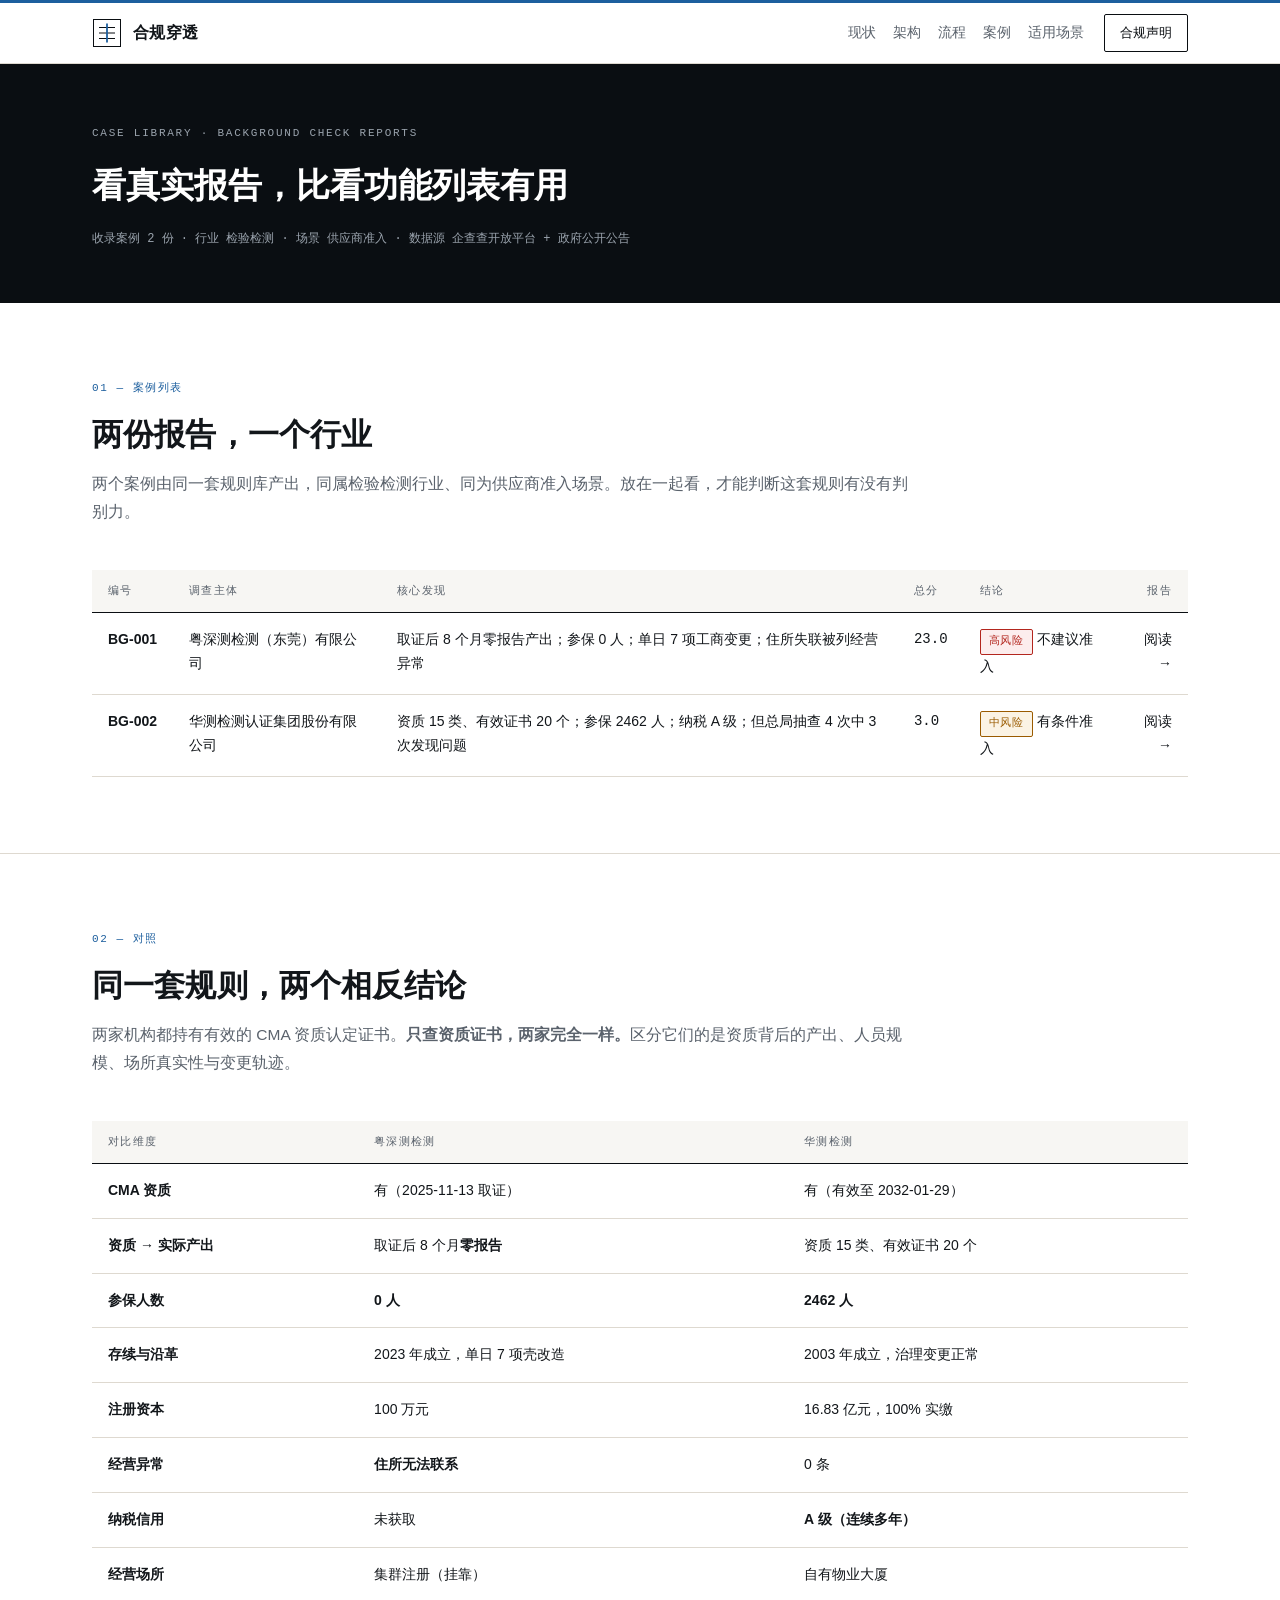
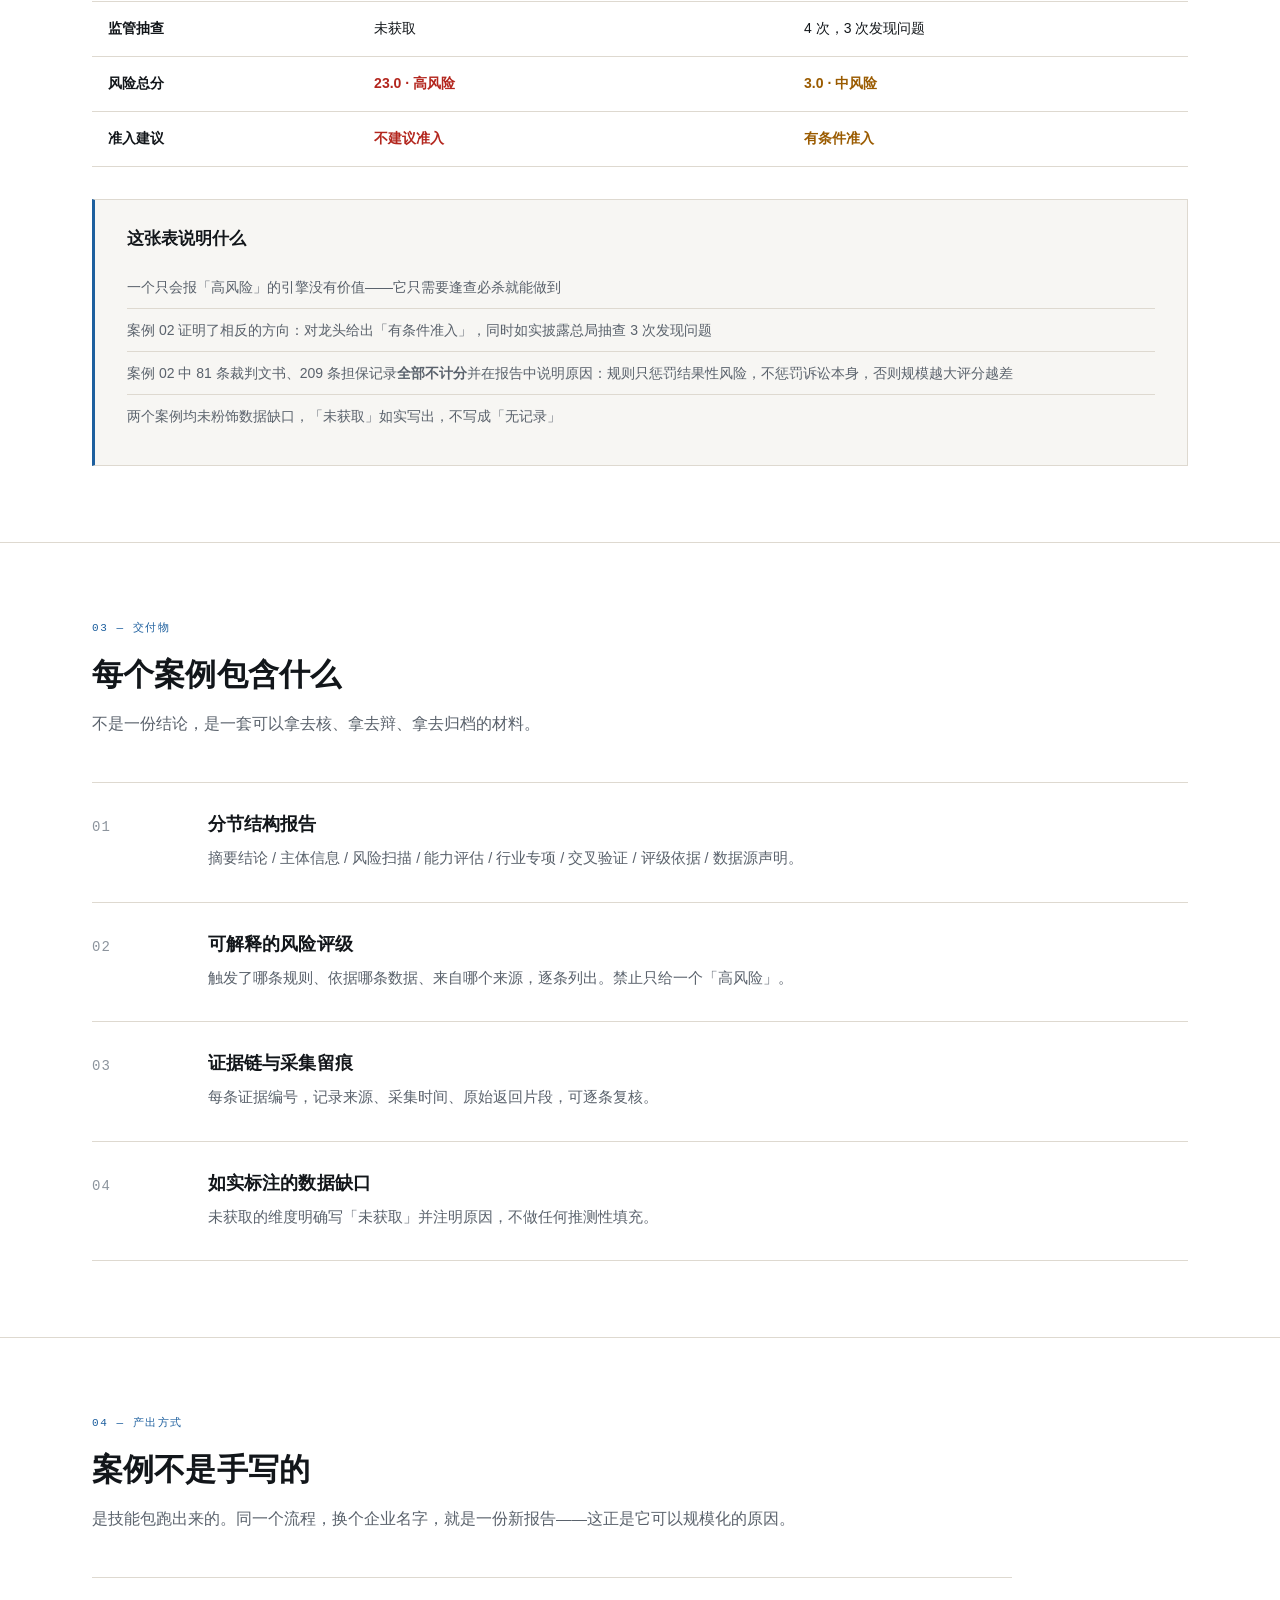
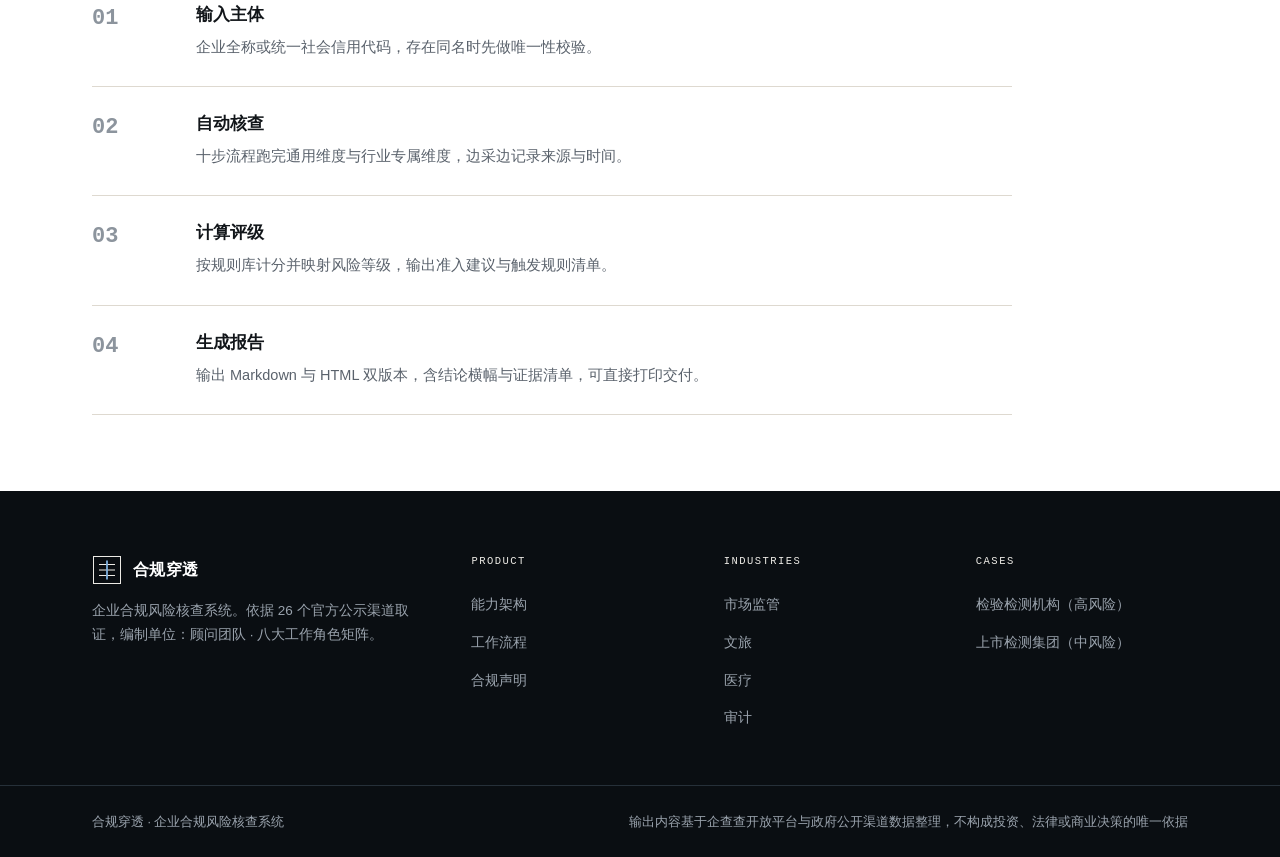
<file: cases/index.html>
<!DOCTYPE html>
<html lang="zh-CN">
<head>
<meta charset="utf-8">
<meta name="viewport" content="width=device-width,initial-scale=1">
<title>案例库｜合规穿透</title>
<meta name="description" content="企业合规风险核查案例库：真实企业的完整核查报告，含风险评级、评级依据、证据链与数据采集留痕。">
<link rel="icon" type="image/svg+xml" href="../assets/favicon.svg">
<link rel="stylesheet" href="../assets/style.css">
</head>
<body>

<div class="brandbar"></div>

<nav class="nav">
  <div class="nav-in">
    <a class="logo" href="../index.html">
      <svg class="mark" viewBox="0 0 30 30" aria-hidden="true">
        <rect class="box" x="1.5" y="1.5" width="27" height="27"/>
        <line class="bar" x1="7" y1="9.5" x2="23" y2="9.5"/>
        <line class="bar" x1="7" y1="15" x2="23" y2="15"/>
        <line class="bar" x1="7" y1="20.5" x2="23" y2="20.5"/>
        <line class="pen" x1="15" y1="5.5" x2="15" y2="24.5"/>
      </svg>
      <span class="brand-t"><b>合规穿透</b><i>Compliance Penetration Review</i></span>
    </a>
    <div class="nav-links">
      <a href="../index.html#problem">现状</a>
      <a href="../index.html#architecture">架构</a>
      <a href="../index.html#process">流程</a>
      <a href="index.html">案例</a>
      <a href="../index.html#scenes">适用场景</a>
    </div>
    <a class="nav-cta" href="../index.html#compliance">合规声明</a>
  </div>
</nav>

<header class="doc-h">
  <div class="wrap">
    <div class="kicker">Case Library · Background Check Reports</div>
    <h1>看真实报告，比看功能列表有用</h1>
    <div class="meta">
      收录案例 2 份 · 行业 检验检测 · 场景 供应商准入 · 数据源 企查查开放平台 + 政府公开公告
    </div>
  </div>
</header>

<section class="sec">
  <div class="wrap">
    <div class="sec-head">
      <span class="sec-idx">01 — 案例列表</span>
      <h2>两份报告，一个行业</h2>
      <p>两个案例由同一套规则库产出，同属检验检测行业、同为供应商准入场景。放在一起看，才能判断这套规则有没有判别力。</p>
    </div>
    <table class="tbl">
      <thead>
        <tr><th>编号</th><th>调查主体</th><th>核心发现</th><th class="num">总分</th><th>结论</th><th style="text-align:right">报告</th></tr>
      </thead>
      <tbody>
        <tr>
          <td>BG-001</td>
          <td>粤深测检测（东莞）有限公司</td>
          <td>取证后 8 个月零报告产出；参保 0 人；单日 7 项工商变更；住所失联被列经营异常</td>
          <td class="num">23.0</td>
          <td><span class="tag tag-hi">高风险</span> 不建议准入</td>
          <td style="text-align:right"><a href="2026-10-02_粤深测检测.html">阅读 →</a></td>
        </tr>
        <tr>
          <td>BG-002</td>
          <td>华测检测认证集团股份有限公司</td>
          <td>资质 15 类、有效证书 20 个；参保 2462 人；纳税 A 级；但总局抽查 4 次中 3 次发现问题</td>
          <td class="num">3.0</td>
          <td><span class="tag tag-mid">中风险</span> 有条件准入</td>
          <td style="text-align:right"><a href="2026-10-02_华测检测.html">阅读 →</a></td>
        </tr>
      </tbody>
    </table>
  </div>
</section>

<section class="sec">
  <div class="wrap">
    <div class="sec-head">
      <span class="sec-idx">02 — 对照</span>
      <h2>同一套规则，两个相反结论</h2>
      <p>两家机构都持有有效的 CMA 资质认定证书。<strong>只查资质证书，两家完全一样。</strong>区分它们的是资质背后的产出、人员规模、场所真实性与变更轨迹。</p>
    </div>
    <table class="tbl">
      <thead>
        <tr><th>对比维度</th><th>粤深测检测</th><th>华测检测</th></tr>
      </thead>
      <tbody>
        <tr><td>CMA 资质</td><td>有（2025-11-13 取证）</td><td>有（有效至 2032-01-29）</td></tr>
        <tr><td>资质 → 实际产出</td><td>取证后 8 个月<strong>零报告</strong></td><td>资质 15 类、有效证书 20 个</td></tr>
        <tr><td>参保人数</td><td><strong>0 人</strong></td><td><strong>2462 人</strong></td></tr>
        <tr><td>存续与沿革</td><td>2023 年成立，单日 7 项壳改造</td><td>2003 年成立，治理变更正常</td></tr>
        <tr><td>注册资本</td><td>100 万元</td><td>16.83 亿元，100% 实缴</td></tr>
        <tr><td>经营异常</td><td><strong>住所无法联系</strong></td><td>0 条</td></tr>
        <tr><td>纳税信用</td><td>未获取</td><td><strong>A 级（连续多年）</strong></td></tr>
        <tr><td>经营场所</td><td>集群注册（挂靠）</td><td>自有物业大厦</td></tr>
        <tr><td>监管抽查</td><td>未获取</td><td>4 次，3 次发现问题</td></tr>
        <tr><td><strong>风险总分</strong></td><td><strong style="color:#B3261E">23.0 · 高风险</strong></td><td><strong style="color:#9A5B00">3.0 · 中风险</strong></td></tr>
        <tr><td><strong>准入建议</strong></td><td><strong style="color:#B3261E">不建议准入</strong></td><td><strong style="color:#9A5B00">有条件准入</strong></td></tr>
      </tbody>
    </table>
    <div class="note" style="margin-top:32px">
      <h3>这张表说明什么</h3>
      <ul>
        <li>一个只会报「高风险」的引擎没有价值——它只需要逢查必杀就能做到</li>
        <li>案例 02 证明了相反的方向：对龙头给出「有条件准入」，同时如实披露总局抽查 3 次发现问题</li>
        <li>案例 02 中 81 条裁判文书、209 条担保记录<strong>全部不计分</strong>并在报告中说明原因：规则只惩罚结果性风险，不惩罚诉讼本身，否则规模越大评分越差</li>
        <li>两个案例均未粉饰数据缺口，「未获取」如实写出，不写成「无记录」</li>
      </ul>
    </div>
  </div>
</section>

<section class="sec">
  <div class="wrap">
    <div class="sec-head">
      <span class="sec-idx">03 — 交付物</span>
      <h2>每个案例包含什么</h2>
      <p>不是一份结论，是一套可以拿去核、拿去辩、拿去归档的材料。</p>
    </div>
    <div class="rows">
      <div class="row"><div class="n">01</div><div><h3>分节结构报告</h3><p>摘要结论 / 主体信息 / 风险扫描 / 能力评估 / 行业专项 / 交叉验证 / 评级依据 / 数据源声明。</p></div></div>
      <div class="row"><div class="n">02</div><div><h3>可解释的风险评级</h3><p>触发了哪条规则、依据哪条数据、来自哪个来源，逐条列出。禁止只给一个「高风险」。</p></div></div>
      <div class="row"><div class="n">03</div><div><h3>证据链与采集留痕</h3><p>每条证据编号，记录来源、采集时间、原始返回片段，可逐条复核。</p></div></div>
      <div class="row"><div class="n">04</div><div><h3>如实标注的数据缺口</h3><p>未获取的维度明确写「未获取」并注明原因，不做任何推测性填充。</p></div></div>
    </div>
  </div>
</section>

<section class="sec">
  <div class="wrap">
    <div class="sec-head">
      <span class="sec-idx">04 — 产出方式</span>
      <h2>案例不是手写的</h2>
      <p>是技能包跑出来的。同一个流程，换个企业名字，就是一份新报告——这正是它可以规模化的原因。</p>
    </div>
    <div class="steps">
      <div class="step"><div class="n">01</div><div><h4>输入主体</h4><p>企业全称或统一社会信用代码，存在同名时先做唯一性校验。</p></div></div>
      <div class="step"><div class="n">02</div><div><h4>自动核查</h4><p>十步流程跑完通用维度与行业专属维度，边采边记录来源与时间。</p></div></div>
      <div class="step"><div class="n">03</div><div><h4>计算评级</h4><p>按规则库计分并映射风险等级，输出准入建议与触发规则清单。</p></div></div>
      <div class="step"><div class="n">04</div><div><h4>生成报告</h4><p>输出 Markdown 与 HTML 双版本，含结论横幅与证据清单，可直接打印交付。</p></div></div>
    </div>
  </div>
</section>

<footer>
  <div class="foot-grid">
    <div>
      <a class="logo" href="../index.html">
      <svg class="mark" viewBox="0 0 30 30" aria-hidden="true">
        <rect class="box" x="1.5" y="1.5" width="27" height="27"/>
        <line class="bar" x1="7" y1="9.5" x2="23" y2="9.5"/>
        <line class="bar" x1="7" y1="15" x2="23" y2="15"/>
        <line class="bar" x1="7" y1="20.5" x2="23" y2="20.5"/>
        <line class="pen" x1="15" y1="5.5" x2="15" y2="24.5"/>
      </svg>
      <span class="brand-t"><b>合规穿透</b><i>Compliance Penetration Review</i></span>
    </a>
      <p class="foot-about">企业合规风险核查系统。依据 26 个官方公示渠道取证，编制单位：顾问团队 · 八大工作角色矩阵。</p>
    </div>
    <div>
      <h4>PRODUCT</h4>
      <ul>
        <li><a href="../index.html#architecture">能力架构</a></li>
        <li><a href="../index.html#process">工作流程</a></li>
        <li><a href="../index.html#compliance">合规声明</a></li>
      </ul>
    </div>
    <div>
      <h4>INDUSTRIES</h4>
      <ul>
        <li><a href="../industries/market.html">市场监管</a></li>
        <li><a href="../industries/culture-tourism.html">文旅</a></li>
        <li><a href="../industries/medical.html">医疗</a></li>
        <li><a href="../industries/audit.html">审计</a></li>
      </ul>
    </div>
    <div>
      <h4>CASES</h4>
      <ul>
        <li><a href="2026-10-02_粤深测检测.html">检验检测机构（高风险）</a></li>
        <li><a href="2026-10-02_华测检测.html">上市检测集团（中风险）</a></li>
      </ul>
    </div>
  </div>
  <div class="foot-bottom">
    <div class="foot-bottom-in">
      <span>合规穿透 · 企业合规风险核查系统</span>
      <span>输出内容基于企查查开放平台与政府公开渠道数据整理，不构成投资、法律或商业决策的唯一依据</span>
    </div>
  </div>
</footer>

</body>
</html>
</file>
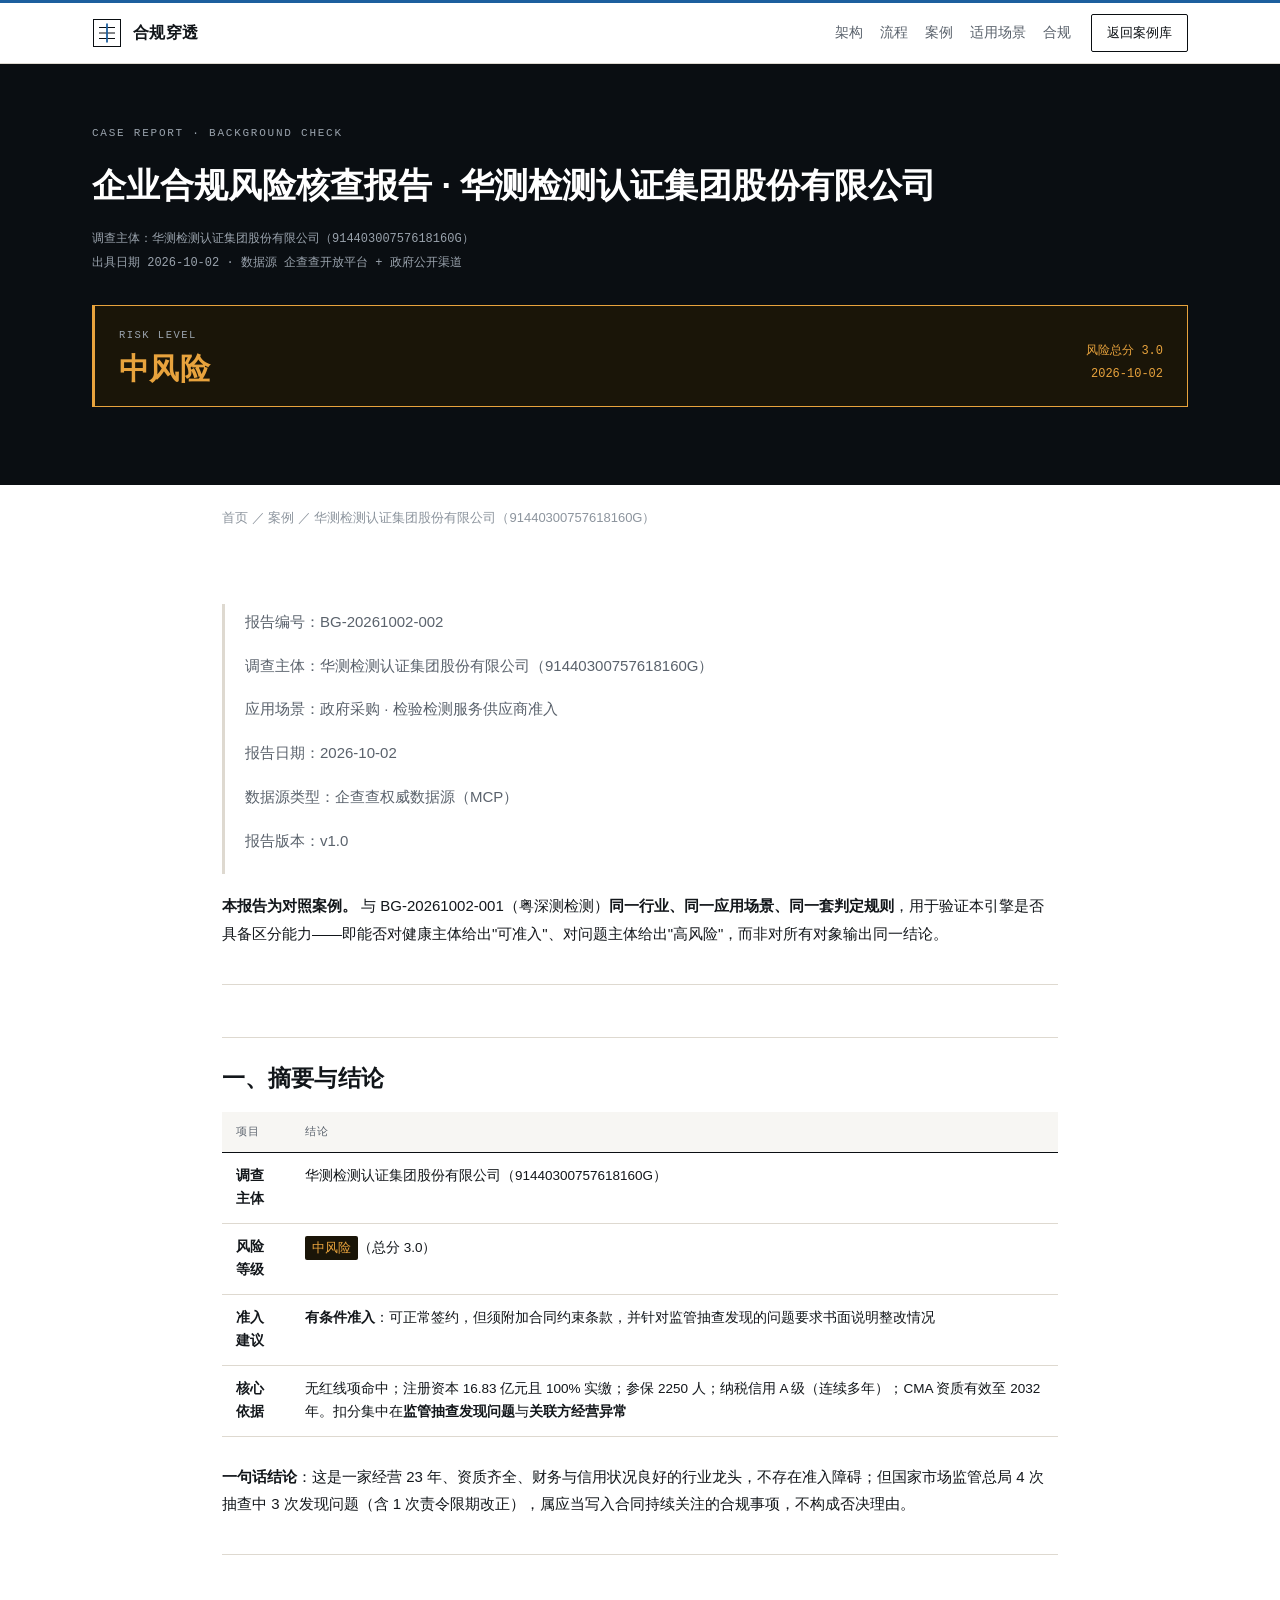
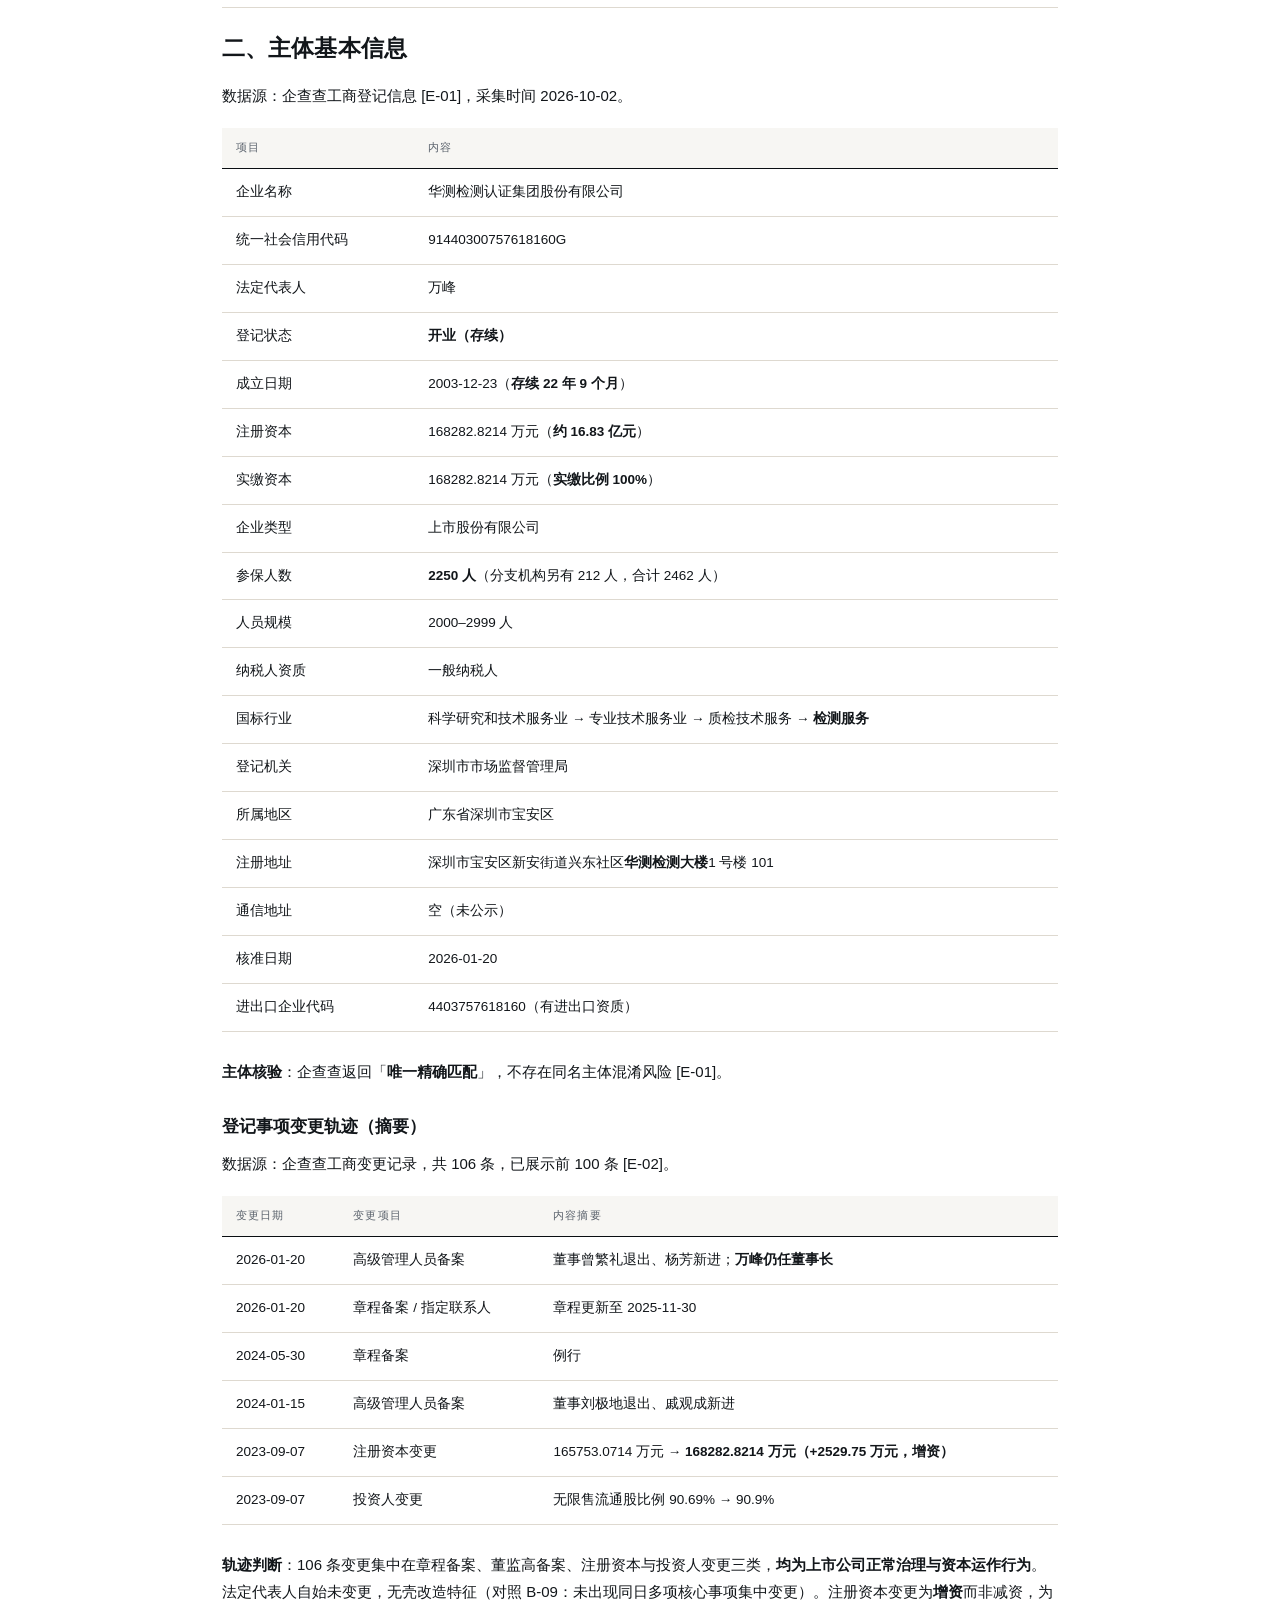
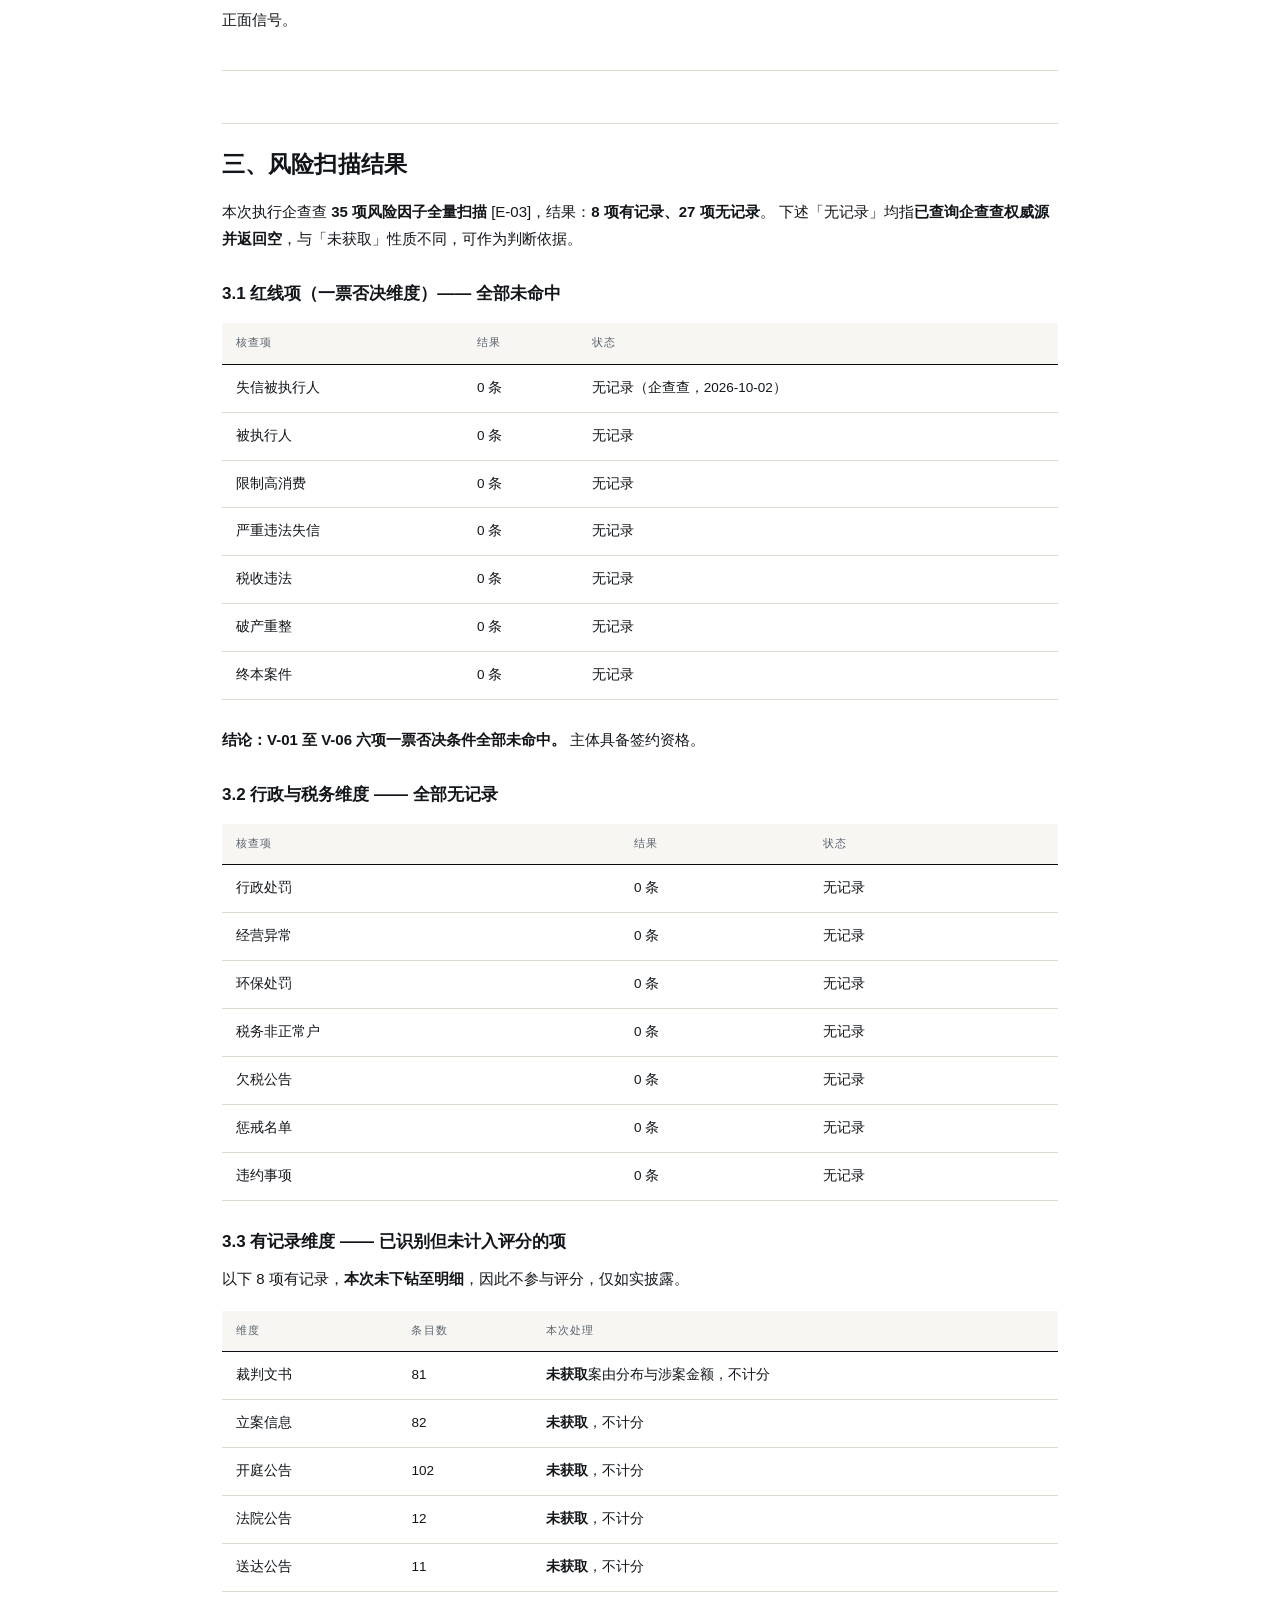
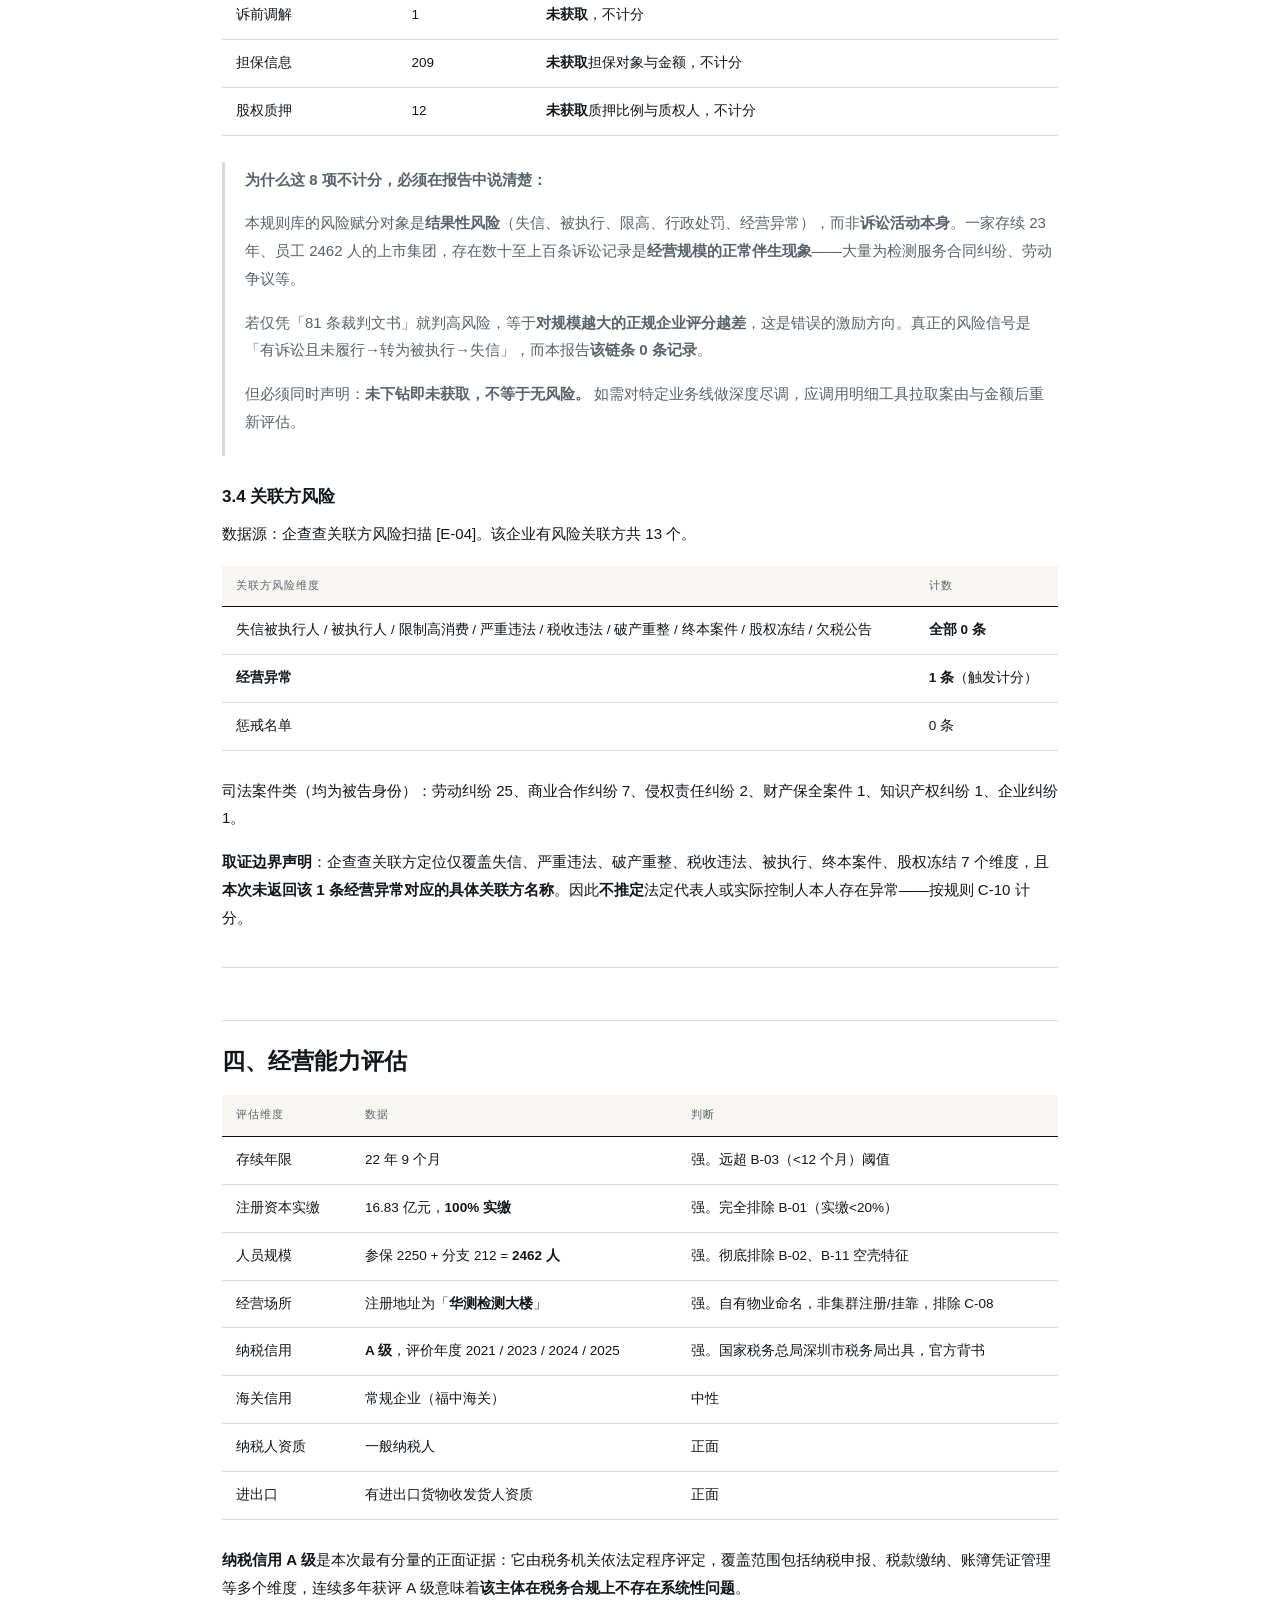
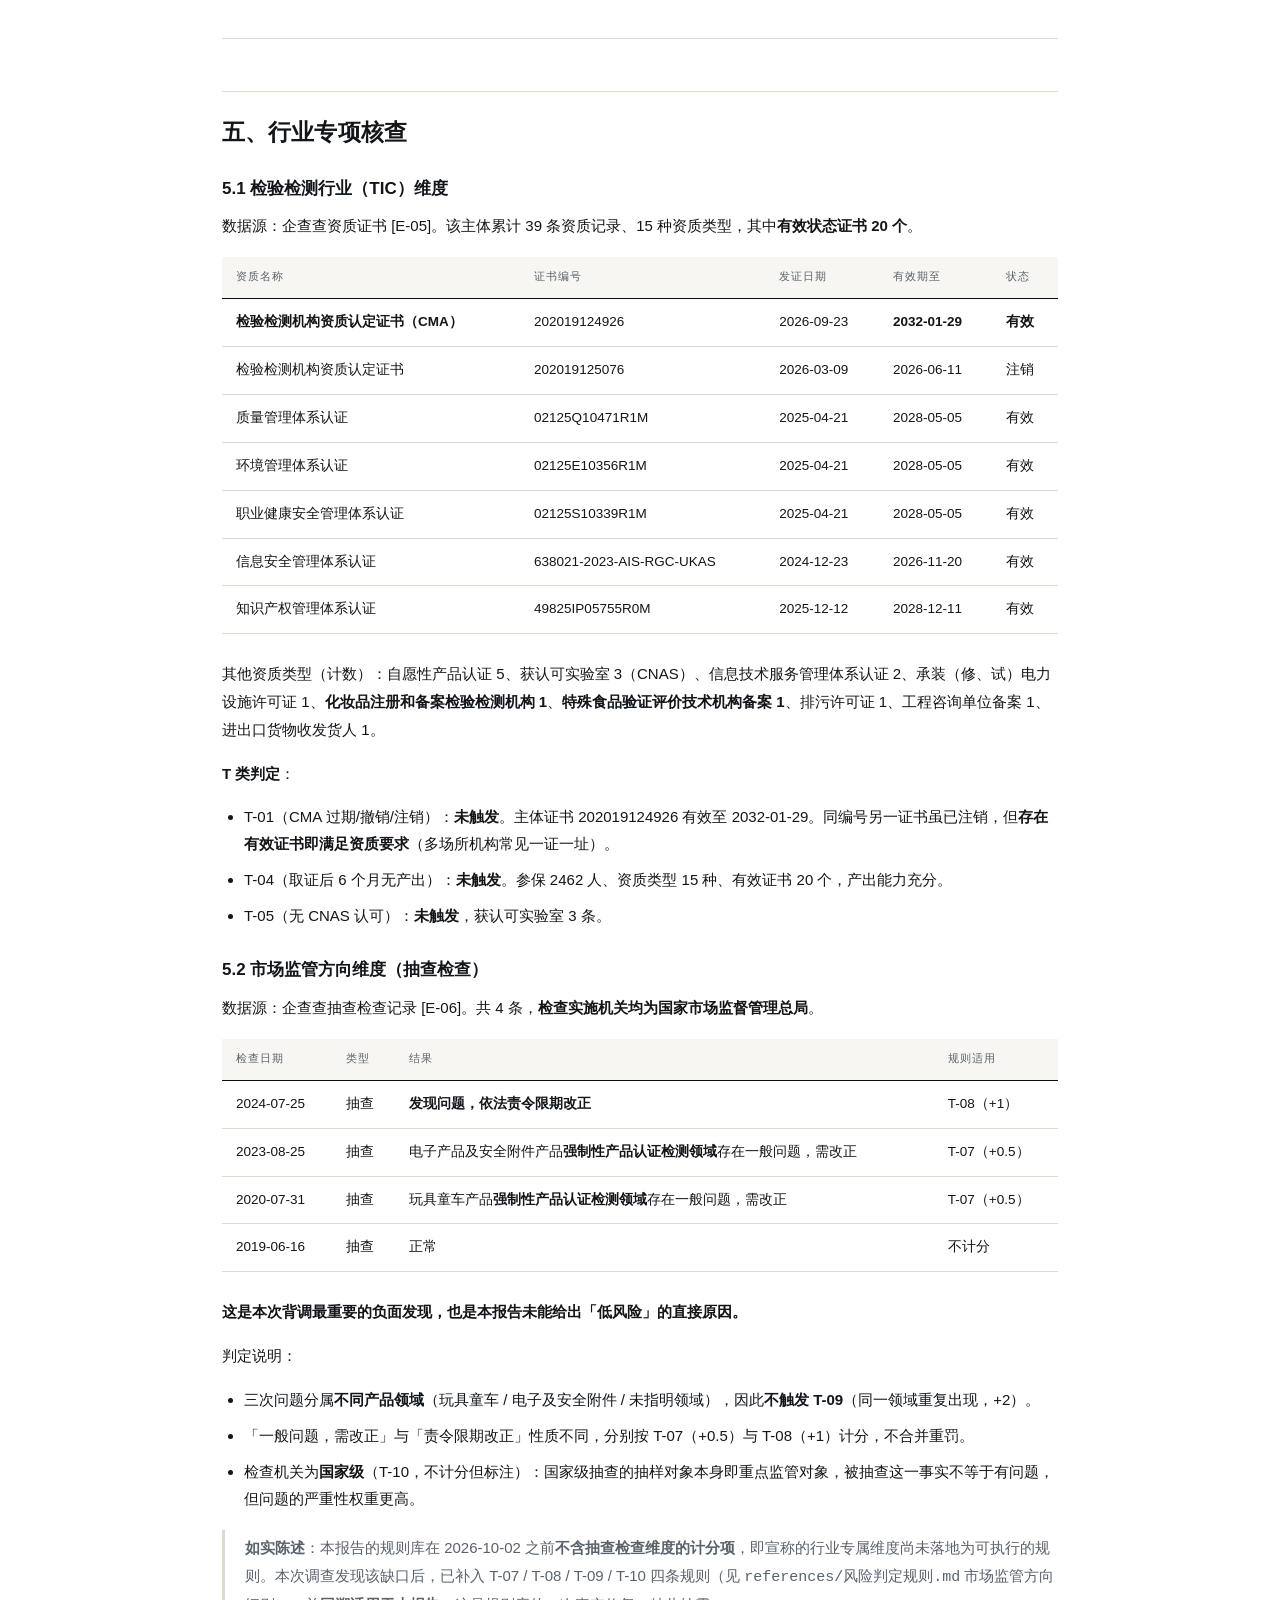
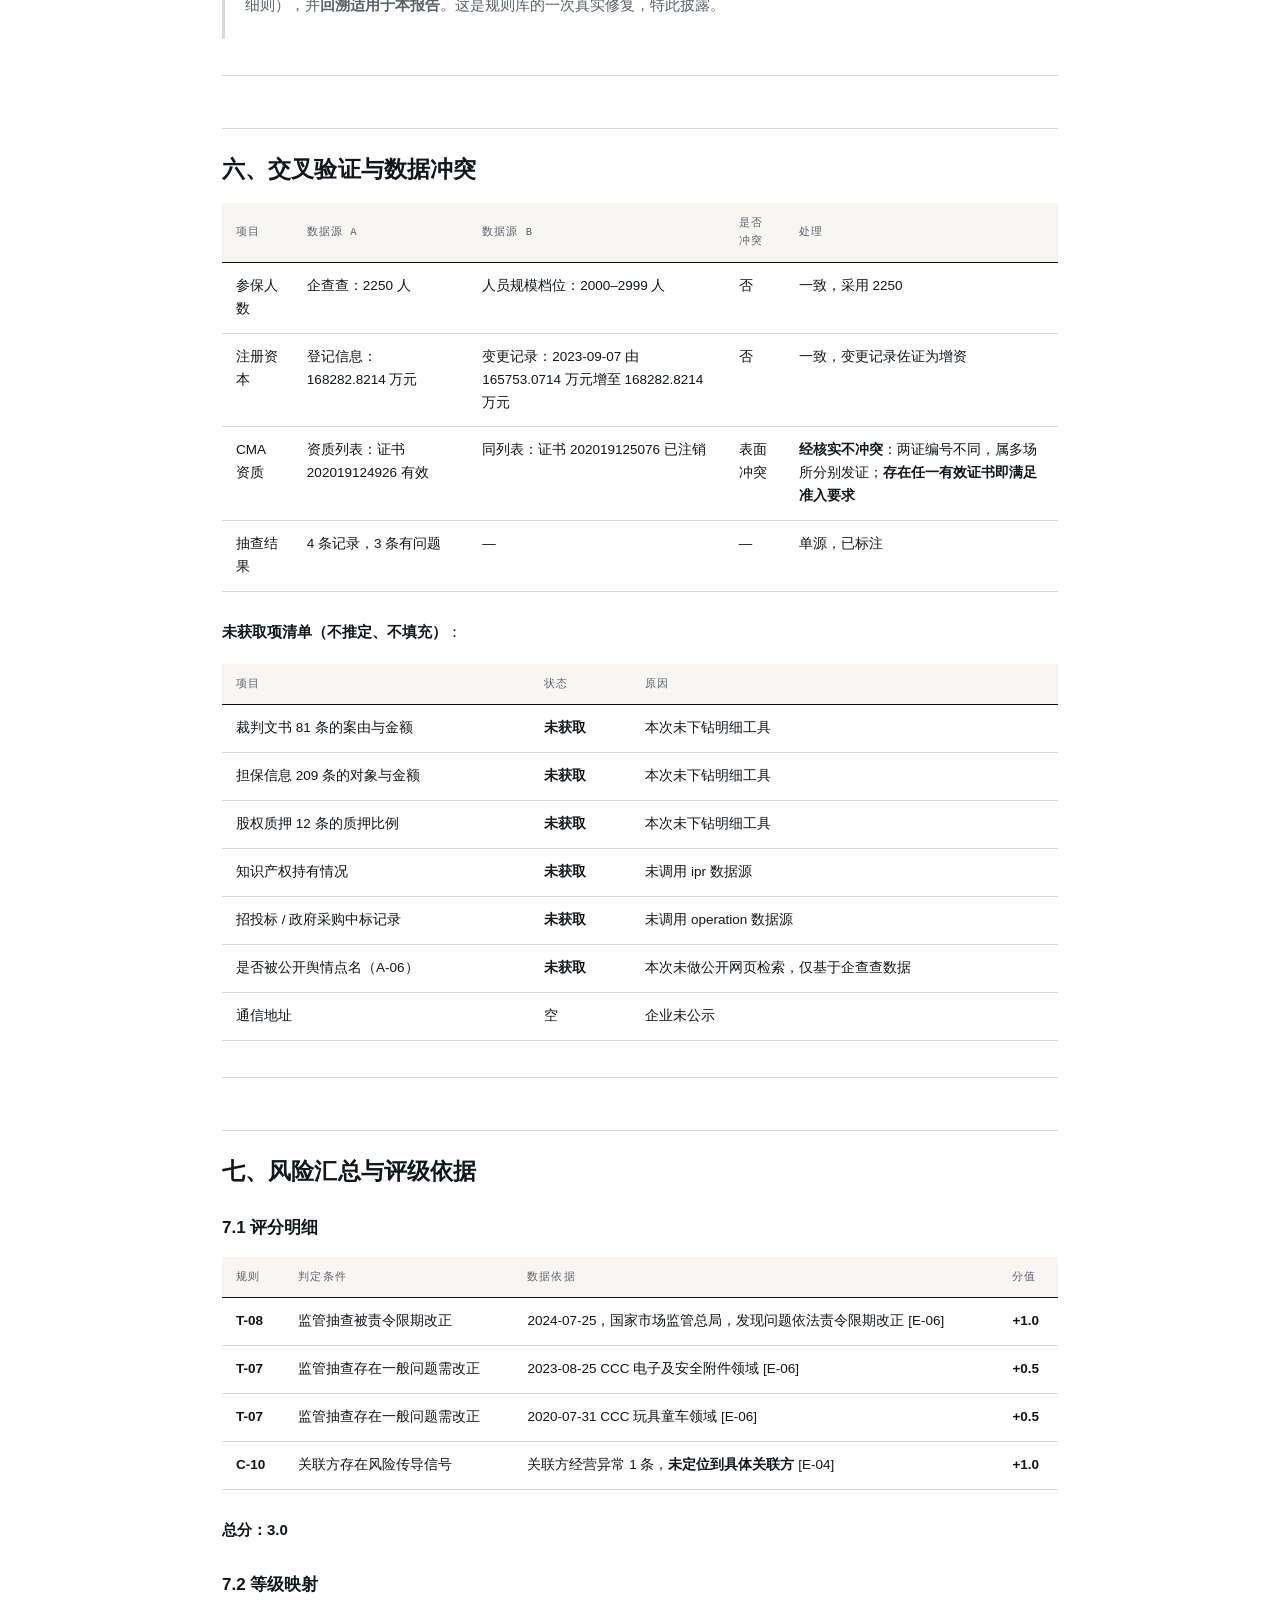
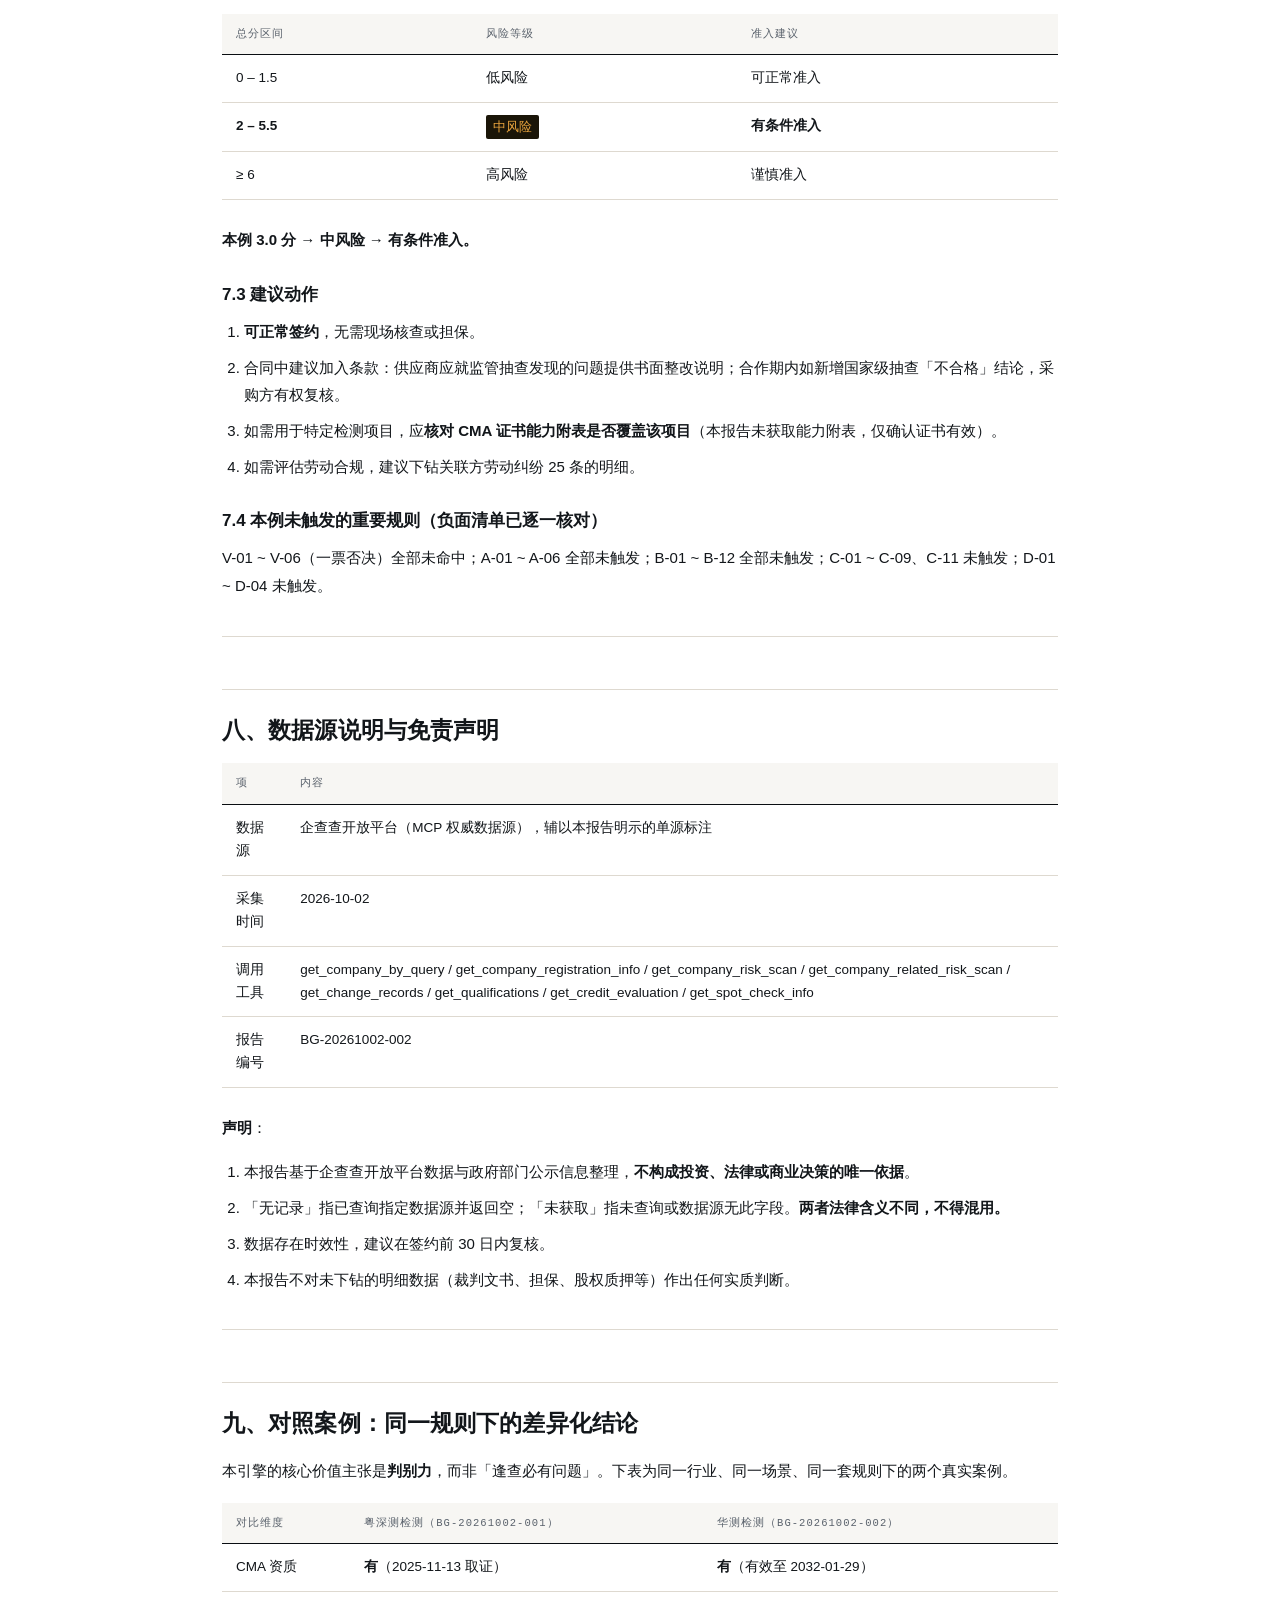
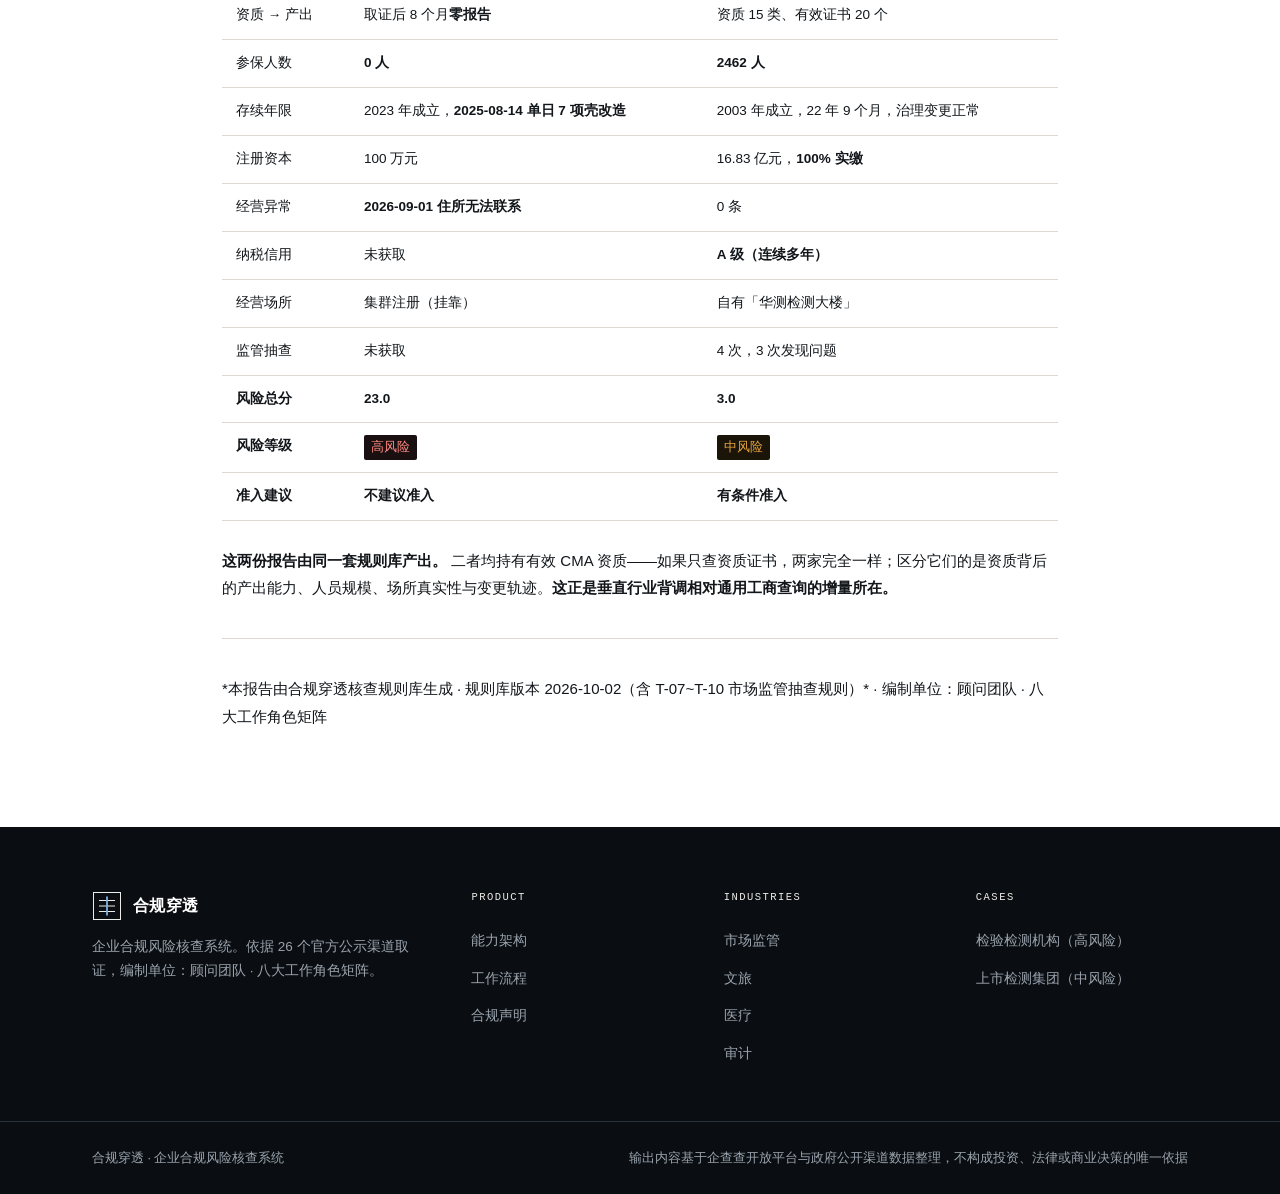
<file: cases/2026-10-02_华测检测.html>
<!DOCTYPE html>
<html lang="zh-CN">
<head>
<meta charset="utf-8">
<meta name="viewport" content="width=device-width,initial-scale=1">
<title>企业合规风险核查报告 · 华测检测认证集团股份有限公司｜合规穿透</title>
<meta name="description" content="华测检测认证集团股份有限公司（91440300757618160G） 企业合规风险核查报告，含风险评级、评级依据、证据链与数据采集留痕。">
<link rel="icon" type="image/svg+xml" href="../assets/favicon.svg">
<link rel="stylesheet" href="../assets/style.css">
</head>
<body>

<div class="brandbar"></div>

<nav class="nav">
  <div class="nav-in">
    <a class="logo" href="../index.html">
      <svg class="mark" viewBox="0 0 30 30" aria-hidden="true">
        <rect class="box" x="1.5" y="1.5" width="27" height="27"/>
        <line class="bar" x1="7" y1="9.5" x2="23" y2="9.5"/>
        <line class="bar" x1="7" y1="15" x2="23" y2="15"/>
        <line class="bar" x1="7" y1="20.5" x2="23" y2="20.5"/>
        <line class="pen" x1="15" y1="5.5" x2="15" y2="24.5"/>
      </svg>
      <span class="brand-t"><b>合规穿透</b><i>Compliance Penetration Review</i></span>
    </a>
    <div class="nav-links">
      <a href="../index.html#architecture">架构</a>
      <a href="../index.html#process">流程</a>
      <a href="index.html">案例</a>
      <a href="../index.html#scenes">适用场景</a>
      <a href="../index.html#compliance">合规</a>
    </div>
    <a class="nav-cta" href="index.html">返回案例库</a>
  </div>
</nav>

<header class="doc-h">
  <div class="wrap">
    <div class="kicker">Case Report · Background Check</div>
    <h1>企业合规风险核查报告 · 华测检测认证集团股份有限公司</h1>
    <div class="meta">
      调查主体：华测检测认证集团股份有限公司（91440300757618160G）<br>
      出具日期 2026-10-02 · 数据源 企查查开放平台 + 政府公开渠道
    </div>
    <div class="verdict" style="background:#1A1508;border-color:#E8A33D;margin-top:30px"><div><div class="verdict-l">RISK LEVEL</div><div class="verdict-v" style="color:#E8A33D">中风险</div></div><div class="verdict-m" style="color:#E8A33D">风险总分 3.0<br>2026-10-02</div></div>
  </div>
</header>

<div class="doc-nav">
  <a href="../index.html">首页</a> ／ <a href="index.html">案例</a> ／ 华测检测认证集团股份有限公司（91440300757618160G）
</div>

<article class="doc">
<blockquote><p>报告编号：BG-20261002-002</p><p>调查主体：华测检测认证集团股份有限公司（91440300757618160G）</p><p>应用场景：政府采购 · 检验检测服务供应商准入</p><p>报告日期：2026-10-02</p><p>数据源类型：企查查权威数据源（MCP）</p><p>报告版本：v1.0</p></blockquote>
<p><strong>本报告为对照案例。</strong> 与 BG-20261002-001（粤深测检测）<strong>同一行业、同一应用场景、同一套判定规则</strong>，用于验证本引擎是否具备区分能力——即能否对健康主体给出"可准入"、对问题主体给出"高风险"，而非对所有对象输出同一结论。</p>
<hr>
<h2>一、摘要与结论</h2>
<table><thead><tr><th>项目</th><th>结论</th></tr></thead><tbody><tr><td><strong>调查主体</strong></td><td>华测检测认证集团股份有限公司（91440300757618160G）</td></tr><tr><td><strong>风险等级</strong></td><td><strong class="risk" style="background:#1A1508;color:#E8A33D">中风险</strong>（总分 3.0）</td></tr><tr><td><strong>准入建议</strong></td><td><strong>有条件准入</strong>：可正常签约，但须附加合同约束条款，并针对监管抽查发现的问题要求书面说明整改情况</td></tr><tr><td><strong>核心依据</strong></td><td>无红线项命中；注册资本 16.83 亿元且 100% 实缴；参保 2250 人；纳税信用 A 级（连续多年）；CMA 资质有效至 2032 年。扣分集中在<strong>监管抽查发现问题</strong>与<strong>关联方经营异常</strong></td></tr></tbody></table>
<p><strong>一句话结论</strong>：这是一家经营 23 年、资质齐全、财务与信用状况良好的行业龙头，不存在准入障碍；但国家市场监管总局 4 次抽查中 3 次发现问题（含 1 次责令限期改正），属应当写入合同持续关注的合规事项，不构成否决理由。</p>
<hr>
<h2>二、主体基本信息</h2>
<p>数据源：企查查工商登记信息 [E-01]，采集时间 2026-10-02。</p>
<table><thead><tr><th>项目</th><th>内容</th></tr></thead><tbody><tr><td>企业名称</td><td>华测检测认证集团股份有限公司</td></tr><tr><td>统一社会信用代码</td><td>91440300757618160G</td></tr><tr><td>法定代表人</td><td>万峰</td></tr><tr><td>登记状态</td><td><strong>开业（存续）</strong></td></tr><tr><td>成立日期</td><td>2003-12-23（<strong>存续 22 年 9 个月</strong>）</td></tr><tr><td>注册资本</td><td>168282.8214 万元（<strong>约 16.83 亿元</strong>）</td></tr><tr><td>实缴资本</td><td>168282.8214 万元（<strong>实缴比例 100%</strong>）</td></tr><tr><td>企业类型</td><td>上市股份有限公司</td></tr><tr><td>参保人数</td><td><strong>2250 人</strong>（分支机构另有 212 人，合计 2462 人）</td></tr><tr><td>人员规模</td><td>2000–2999 人</td></tr><tr><td>纳税人资质</td><td>一般纳税人</td></tr><tr><td>国标行业</td><td>科学研究和技术服务业 → 专业技术服务业 → 质检技术服务 → <strong>检测服务</strong></td></tr><tr><td>登记机关</td><td>深圳市市场监督管理局</td></tr><tr><td>所属地区</td><td>广东省深圳市宝安区</td></tr><tr><td>注册地址</td><td>深圳市宝安区新安街道兴东社区<strong>华测检测大楼</strong>1 号楼 101</td></tr><tr><td>通信地址</td><td>空（未公示）</td></tr><tr><td>核准日期</td><td>2026-01-20</td></tr><tr><td>进出口企业代码</td><td>4403757618160（有进出口资质）</td></tr></tbody></table>
<p><strong>主体核验</strong>：企查查返回「<strong>唯一精确匹配</strong>」，不存在同名主体混淆风险 [E-01]。</p>
<h3>登记事项变更轨迹（摘要）</h3>
<p>数据源：企查查工商变更记录，共 106 条，已展示前 100 条 [E-02]。</p>
<table><thead><tr><th>变更日期</th><th>变更项目</th><th>内容摘要</th></tr></thead><tbody><tr><td>2026-01-20</td><td>高级管理人员备案</td><td>董事曾繁礼退出、杨芳新进；<strong>万峰仍任董事长</strong></td></tr><tr><td>2026-01-20</td><td>章程备案 / 指定联系人</td><td>章程更新至 2025-11-30</td></tr><tr><td>2024-05-30</td><td>章程备案</td><td>例行</td></tr><tr><td>2024-01-15</td><td>高级管理人员备案</td><td>董事刘极地退出、戚观成新进</td></tr><tr><td>2023-09-07</td><td>注册资本变更</td><td>165753.0714 万元 → <strong>168282.8214 万元（+2529.75 万元，增资）</strong></td></tr><tr><td>2023-09-07</td><td>投资人变更</td><td>无限售流通股比例 90.69% → 90.9%</td></tr></tbody></table>
<p><strong>轨迹判断</strong>：106 条变更集中在章程备案、董监高备案、注册资本与投资人变更三类，<strong>均为上市公司正常治理与资本运作行为</strong>。法定代表人自始未变更，无壳改造特征（对照 B-09：未出现同日多项核心事项集中变更）。注册资本变更为<strong>增资</strong>而非减资，为正面信号。</p>
<hr>
<h2>三、风险扫描结果</h2>
<p>本次执行企查查 <strong>35 项风险因子全量扫描</strong> [E-03]，结果：<strong>8 项有记录、27 项无记录</strong>。 下述「无记录」均指<strong>已查询企查查权威源并返回空</strong>，与「未获取」性质不同，可作为判断依据。</p>
<h3>3.1 红线项（一票否决维度）—— 全部未命中</h3>
<table><thead><tr><th>核查项</th><th>结果</th><th>状态</th></tr></thead><tbody><tr><td>失信被执行人</td><td>0 条</td><td>无记录（企查查，2026-10-02）</td></tr><tr><td>被执行人</td><td>0 条</td><td>无记录</td></tr><tr><td>限制高消费</td><td>0 条</td><td>无记录</td></tr><tr><td>严重违法失信</td><td>0 条</td><td>无记录</td></tr><tr><td>税收违法</td><td>0 条</td><td>无记录</td></tr><tr><td>破产重整</td><td>0 条</td><td>无记录</td></tr><tr><td>终本案件</td><td>0 条</td><td>无记录</td></tr></tbody></table>
<p><strong>结论：V-01 至 V-06 六项一票否决条件全部未命中。</strong> 主体具备签约资格。</p>
<h3>3.2 行政与税务维度 —— 全部无记录</h3>
<table><thead><tr><th>核查项</th><th>结果</th><th>状态</th></tr></thead><tbody><tr><td>行政处罚</td><td>0 条</td><td>无记录</td></tr><tr><td>经营异常</td><td>0 条</td><td>无记录</td></tr><tr><td>环保处罚</td><td>0 条</td><td>无记录</td></tr><tr><td>税务非正常户</td><td>0 条</td><td>无记录</td></tr><tr><td>欠税公告</td><td>0 条</td><td>无记录</td></tr><tr><td>惩戒名单</td><td>0 条</td><td>无记录</td></tr><tr><td>违约事项</td><td>0 条</td><td>无记录</td></tr></tbody></table>
<h3>3.3 有记录维度 —— 已识别但未计入评分的项</h3>
<p>以下 8 项有记录，<strong>本次未下钻至明细</strong>，因此不参与评分，仅如实披露。</p>
<table><thead><tr><th>维度</th><th>条目数</th><th>本次处理</th></tr></thead><tbody><tr><td>裁判文书</td><td>81</td><td><strong>未获取</strong>案由分布与涉案金额，不计分</td></tr><tr><td>立案信息</td><td>82</td><td><strong>未获取</strong>，不计分</td></tr><tr><td>开庭公告</td><td>102</td><td><strong>未获取</strong>，不计分</td></tr><tr><td>法院公告</td><td>12</td><td><strong>未获取</strong>，不计分</td></tr><tr><td>送达公告</td><td>11</td><td><strong>未获取</strong>，不计分</td></tr><tr><td>诉前调解</td><td>1</td><td><strong>未获取</strong>，不计分</td></tr><tr><td>担保信息</td><td>209</td><td><strong>未获取</strong>担保对象与金额，不计分</td></tr><tr><td>股权质押</td><td>12</td><td><strong>未获取</strong>质押比例与质权人，不计分</td></tr></tbody></table>
<blockquote><p><strong>为什么这 8 项不计分，必须在报告中说清楚：</strong></p><p>本规则库的风险赋分对象是<strong>结果性风险</strong>（失信、被执行、限高、行政处罚、经营异常），而非<strong>诉讼活动本身</strong>。一家存续 23 年、员工 2462 人的上市集团，存在数十至上百条诉讼记录是<strong>经营规模的正常伴生现象</strong>——大量为检测服务合同纠纷、劳动争议等。</p><p>若仅凭「81 条裁判文书」就判高风险，等于<strong>对规模越大的正规企业评分越差</strong>，这是错误的激励方向。真正的风险信号是「有诉讼且未履行→转为被执行→失信」，而本报告<strong>该链条 0 条记录</strong>。</p><p>但必须同时声明：<strong>未下钻即未获取，不等于无风险。</strong> 如需对特定业务线做深度尽调，应调用明细工具拉取案由与金额后重新评估。</p></blockquote>
<h3>3.4 关联方风险</h3>
<p>数据源：企查查关联方风险扫描 [E-04]。该企业有风险关联方共 13 个。</p>
<table><thead><tr><th>关联方风险维度</th><th>计数</th></tr></thead><tbody><tr><td>失信被执行人 / 被执行人 / 限制高消费 / 严重违法 / 税收违法 / 破产重整 / 终本案件 / 股权冻结 / 欠税公告</td><td><strong>全部 0 条</strong></td></tr><tr><td><strong>经营异常</strong></td><td><strong>1 条</strong>（触发计分）</td></tr><tr><td>惩戒名单</td><td>0 条</td></tr></tbody></table>
<p>司法案件类（均为被告身份）：劳动纠纷 25、商业合作纠纷 7、侵权责任纠纷 2、财产保全案件 1、知识产权纠纷 1、企业纠纷 1。</p>
<p><strong>取证边界声明</strong>：企查查关联方定位仅覆盖失信、严重违法、破产重整、税收违法、被执行、终本案件、股权冻结 7 个维度，且<strong>本次未返回该 1 条经营异常对应的具体关联方名称</strong>。因此<strong>不推定</strong>法定代表人或实际控制人本人存在异常——按规则 C-10 计分。</p>
<hr>
<h2>四、经营能力评估</h2>
<table><thead><tr><th>评估维度</th><th>数据</th><th>判断</th></tr></thead><tbody><tr><td>存续年限</td><td>22 年 9 个月</td><td>强。远超 B-03（&lt;12 个月）阈值</td></tr><tr><td>注册资本实缴</td><td>16.83 亿元，<strong>100% 实缴</strong></td><td>强。完全排除 B-01（实缴&lt;20%）</td></tr><tr><td>人员规模</td><td>参保 2250 + 分支 212 = <strong>2462 人</strong></td><td>强。彻底排除 B-02、B-11 空壳特征</td></tr><tr><td>经营场所</td><td>注册地址为「<strong>华测检测大楼</strong>」</td><td>强。自有物业命名，非集群注册/挂靠，排除 C-08</td></tr><tr><td>纳税信用</td><td><strong>A 级</strong>，评价年度 2021 / 2023 / 2024 / 2025</td><td>强。国家税务总局深圳市税务局出具，官方背书</td></tr><tr><td>海关信用</td><td>常规企业（福中海关）</td><td>中性</td></tr><tr><td>纳税人资质</td><td>一般纳税人</td><td>正面</td></tr><tr><td>进出口</td><td>有进出口货物收发货人资质</td><td>正面</td></tr></tbody></table>
<p><strong>纳税信用 A 级</strong>是本次最有分量的正面证据：它由税务机关依法定程序评定，覆盖范围包括纳税申报、税款缴纳、账簿凭证管理等多个维度，连续多年获评 A 级意味着<strong>该主体在税务合规上不存在系统性问题</strong>。</p>
<hr>
<h2>五、行业专项核查</h2>
<h3>5.1 检验检测行业（TIC）维度</h3>
<p>数据源：企查查资质证书 [E-05]。该主体累计 39 条资质记录、15 种资质类型，其中<strong>有效状态证书 20 个</strong>。</p>
<table><thead><tr><th>资质名称</th><th>证书编号</th><th>发证日期</th><th>有效期至</th><th>状态</th></tr></thead><tbody><tr><td><strong>检验检测机构资质认定证书（CMA）</strong></td><td>202019124926</td><td>2026-09-23</td><td><strong>2032-01-29</strong></td><td><strong>有效</strong></td></tr><tr><td>检验检测机构资质认定证书</td><td>202019125076</td><td>2026-03-09</td><td>2026-06-11</td><td>注销</td></tr><tr><td>质量管理体系认证</td><td>02125Q10471R1M</td><td>2025-04-21</td><td>2028-05-05</td><td>有效</td></tr><tr><td>环境管理体系认证</td><td>02125E10356R1M</td><td>2025-04-21</td><td>2028-05-05</td><td>有效</td></tr><tr><td>职业健康安全管理体系认证</td><td>02125S10339R1M</td><td>2025-04-21</td><td>2028-05-05</td><td>有效</td></tr><tr><td>信息安全管理体系认证</td><td>638021-2023-AIS-RGC-UKAS</td><td>2024-12-23</td><td>2026-11-20</td><td>有效</td></tr><tr><td>知识产权管理体系认证</td><td>49825IP05755R0M</td><td>2025-12-12</td><td>2028-12-11</td><td>有效</td></tr></tbody></table>
<p>其他资质类型（计数）：自愿性产品认证 5、获认可实验室 3（CNAS）、信息技术服务管理体系认证 2、承装（修、试）电力设施许可证 1、<strong>化妆品注册和备案检验检测机构 1</strong>、<strong>特殊食品验证评价技术机构备案 1</strong>、排污许可证 1、工程咨询单位备案 1、进出口货物收发货人 1。</p>
<p><strong>T 类判定</strong>：</p>
<ul><li>T-01（CMA 过期/撤销/注销）：<strong>未触发</strong>。主体证书 202019124926 有效至 2032-01-29。同编号另一证书虽已注销，但<strong>存在有效证书即满足资质要求</strong>（多场所机构常见一证一址）。</li><li>T-04（取证后 6 个月无产出）：<strong>未触发</strong>。参保 2462 人、资质类型 15 种、有效证书 20 个，产出能力充分。</li><li>T-05（无 CNAS 认可）：<strong>未触发</strong>，获认可实验室 3 条。</li></ul>
<h3>5.2 市场监管方向维度（抽查检查）</h3>
<p>数据源：企查查抽查检查记录 [E-06]。共 4 条，<strong>检查实施机关均为国家市场监督管理总局</strong>。</p>
<table><thead><tr><th>检查日期</th><th>类型</th><th>结果</th><th>规则适用</th></tr></thead><tbody><tr><td>2024-07-25</td><td>抽查</td><td><strong>发现问题，依法责令限期改正</strong></td><td>T-08（+1）</td></tr><tr><td>2023-08-25</td><td>抽查</td><td>电子产品及安全附件产品<strong>强制性产品认证检测领域</strong>存在一般问题，需改正</td><td>T-07（+0.5）</td></tr><tr><td>2020-07-31</td><td>抽查</td><td>玩具童车产品<strong>强制性产品认证检测领域</strong>存在一般问题，需改正</td><td>T-07（+0.5）</td></tr><tr><td>2019-06-16</td><td>抽查</td><td>正常</td><td>不计分</td></tr></tbody></table>
<p><strong>这是本次背调最重要的负面发现，也是本报告未能给出「低风险」的直接原因。</strong></p>
<p>判定说明：</p>
<ul><li>三次问题分属<strong>不同产品领域</strong>（玩具童车 / 电子及安全附件 / 未指明领域），因此<strong>不触发 T-09</strong>（同一领域重复出现，+2）。</li><li>「一般问题，需改正」与「责令限期改正」性质不同，分别按 T-07（+0.5）与 T-08（+1）计分，不合并重罚。</li><li>检查机关为<strong>国家级</strong>（T-10，不计分但标注）：国家级抽查的抽样对象本身即重点监管对象，被抽查这一事实不等于有问题，但问题的严重性权重更高。</li></ul>
<blockquote><p><strong>如实陈述</strong>：本报告的规则库在 2026-10-02 之前<strong>不含抽查检查维度的计分项</strong>，即宣称的行业专属维度尚未落地为可执行的规则。本次调查发现该缺口后，已补入 T-07 / T-08 / T-09 / T-10 四条规则（见 <code>references/风险判定规则.md</code> 市场监管方向细则），并<strong>回溯适用于本报告</strong>。这是规则库的一次真实修复，特此披露。</p></blockquote>
<hr>
<h2>六、交叉验证与数据冲突</h2>
<table><thead><tr><th>项目</th><th>数据源 A</th><th>数据源 B</th><th>是否冲突</th><th>处理</th></tr></thead><tbody><tr><td>参保人数</td><td>企查查：2250 人</td><td>人员规模档位：2000–2999 人</td><td>否</td><td>一致，采用 2250</td></tr><tr><td>注册资本</td><td>登记信息：168282.8214 万元</td><td>变更记录：2023-09-07 由 165753.0714 万元增至 168282.8214 万元</td><td>否</td><td>一致，变更记录佐证为增资</td></tr><tr><td>CMA 资质</td><td>资质列表：证书 202019124926 有效</td><td>同列表：证书 202019125076 已注销</td><td>表面冲突</td><td><strong>经核实不冲突</strong>：两证编号不同，属多场所分别发证；<strong>存在任一有效证书即满足准入要求</strong></td></tr><tr><td>抽查结果</td><td>4 条记录，3 条有问题</td><td>—</td><td>—</td><td>单源，已标注</td></tr></tbody></table>
<p><strong>未获取项清单（不推定、不填充）</strong>：</p>
<table><thead><tr><th>项目</th><th>状态</th><th>原因</th></tr></thead><tbody><tr><td>裁判文书 81 条的案由与金额</td><td><strong>未获取</strong></td><td>本次未下钻明细工具</td></tr><tr><td>担保信息 209 条的对象与金额</td><td><strong>未获取</strong></td><td>本次未下钻明细工具</td></tr><tr><td>股权质押 12 条的质押比例</td><td><strong>未获取</strong></td><td>本次未下钻明细工具</td></tr><tr><td>知识产权持有情况</td><td><strong>未获取</strong></td><td>未调用 ipr 数据源</td></tr><tr><td>招投标 / 政府采购中标记录</td><td><strong>未获取</strong></td><td>未调用 operation 数据源</td></tr><tr><td>是否被公开舆情点名（A-06）</td><td><strong>未获取</strong></td><td>本次未做公开网页检索，仅基于企查查数据</td></tr><tr><td>通信地址</td><td>空</td><td>企业未公示</td></tr></tbody></table>
<hr>
<h2>七、风险汇总与评级依据</h2>
<h3>7.1 评分明细</h3>
<table><thead><tr><th>规则</th><th>判定条件</th><th>数据依据</th><th>分值</th></tr></thead><tbody><tr><td><strong>T-08</strong></td><td>监管抽查被责令限期改正</td><td>2024-07-25，国家市场监管总局，发现问题依法责令限期改正 [E-06]</td><td><strong>+1.0</strong></td></tr><tr><td><strong>T-07</strong></td><td>监管抽查存在一般问题需改正</td><td>2023-08-25 CCC 电子及安全附件领域 [E-06]</td><td><strong>+0.5</strong></td></tr><tr><td><strong>T-07</strong></td><td>监管抽查存在一般问题需改正</td><td>2020-07-31 CCC 玩具童车领域 [E-06]</td><td><strong>+0.5</strong></td></tr><tr><td><strong>C-10</strong></td><td>关联方存在风险传导信号</td><td>关联方经营异常 1 条，<strong>未定位到具体关联方</strong> [E-04]</td><td><strong>+1.0</strong></td></tr></tbody></table>
<p><strong>总分：3.0</strong></p>
<h3>7.2 等级映射</h3>
<table><thead><tr><th>总分区间</th><th>风险等级</th><th>准入建议</th></tr></thead><tbody><tr><td>0 – 1.5</td><td>低风险</td><td>可正常准入</td></tr><tr><td><strong>2 – 5.5</strong></td><td><strong class="risk" style="background:#1A1508;color:#E8A33D">中风险</strong></td><td><strong>有条件准入</strong></td></tr><tr><td>≥ 6</td><td>高风险</td><td>谨慎准入</td></tr></tbody></table>
<p><strong>本例 3.0 分 → 中风险 → 有条件准入。</strong></p>
<h3>7.3 建议动作</h3>
<ol><li><strong>可正常签约</strong>，无需现场核查或担保。</li><li>合同中建议加入条款：供应商应就监管抽查发现的问题提供书面整改说明；合作期内如新增国家级抽查「不合格」结论，采购方有权复核。</li><li>如需用于特定检测项目，应<strong>核对 CMA 证书能力附表是否覆盖该项目</strong>（本报告未获取能力附表，仅确认证书有效）。</li><li>如需评估劳动合规，建议下钻关联方劳动纠纷 25 条的明细。</li></ol>
<h3>7.4 本例未触发的重要规则（负面清单已逐一核对）</h3>
<p>V-01 ~ V-06（一票否决）全部未命中；A-01 ~ A-06 全部未触发；B-01 ~ B-12 全部未触发；C-01 ~ C-09、C-11 未触发；D-01 ~ D-04 未触发。</p>
<hr>
<h2>八、数据源说明与免责声明</h2>
<table><thead><tr><th>项</th><th>内容</th></tr></thead><tbody><tr><td>数据源</td><td>企查查开放平台（MCP 权威数据源），辅以本报告明示的单源标注</td></tr><tr><td>采集时间</td><td>2026-10-02</td></tr><tr><td>调用工具</td><td>get_company_by_query / get_company_registration_info / get_company_risk_scan / get_company_related_risk_scan / get_change_records / get_qualifications / get_credit_evaluation / get_spot_check_info</td></tr><tr><td>报告编号</td><td>BG-20261002-002</td></tr></tbody></table>
<p><strong>声明</strong>：</p>
<ol><li>本报告基于企查查开放平台数据与政府部门公示信息整理，<strong>不构成投资、法律或商业决策的唯一依据</strong>。</li><li>「无记录」指已查询指定数据源并返回空；「未获取」指未查询或数据源无此字段。<strong>两者法律含义不同，不得混用。</strong></li><li>数据存在时效性，建议在签约前 30 日内复核。</li><li>本报告不对未下钻的明细数据（裁判文书、担保、股权质押等）作出任何实质判断。</li></ol>
<hr>
<h2>九、对照案例：同一规则下的差异化结论</h2>
<p>本引擎的核心价值主张是<strong>判别力</strong>，而非「逢查必有问题」。下表为同一行业、同一场景、同一套规则下的两个真实案例。</p>
<table><thead><tr><th>对比维度</th><th>粤深测检测（BG-20261002-001）</th><th>华测检测（BG-20261002-002）</th></tr></thead><tbody><tr><td>CMA 资质</td><td><strong>有</strong>（2025-11-13 取证）</td><td><strong>有</strong>（有效至 2032-01-29）</td></tr><tr><td>资质 → 产出</td><td>取证后 8 个月<strong>零报告</strong></td><td>资质 15 类、有效证书 20 个</td></tr><tr><td>参保人数</td><td><strong>0 人</strong></td><td><strong>2462 人</strong></td></tr><tr><td>存续年限</td><td>2023 年成立，<strong>2025-08-14 单日 7 项壳改造</strong></td><td>2003 年成立，22 年 9 个月，治理变更正常</td></tr><tr><td>注册资本</td><td>100 万元</td><td>16.83 亿元，<strong>100% 实缴</strong></td></tr><tr><td>经营异常</td><td><strong>2026-09-01 住所无法联系</strong></td><td>0 条</td></tr><tr><td>纳税信用</td><td>未获取</td><td><strong>A 级（连续多年）</strong></td></tr><tr><td>经营场所</td><td>集群注册（挂靠）</td><td>自有「华测检测大楼」</td></tr><tr><td>监管抽查</td><td>未获取</td><td>4 次，3 次发现问题</td></tr><tr><td><strong>风险总分</strong></td><td><strong>23.0</strong></td><td><strong>3.0</strong></td></tr><tr><td><strong>风险等级</strong></td><td><strong class="risk" style="background:#1A1012;color:#FF8A80">高风险</strong></td><td><strong class="risk" style="background:#1A1508;color:#E8A33D">中风险</strong></td></tr><tr><td><strong>准入建议</strong></td><td><strong>不建议准入</strong></td><td><strong>有条件准入</strong></td></tr></tbody></table>
<p><strong>这两份报告由同一套规则库产出。</strong> 二者均持有有效 CMA 资质——如果只查资质证书，两家完全一样；区分它们的是资质背后的产出能力、人员规模、场所真实性与变更轨迹。<strong>这正是垂直行业背调相对通用工商查询的增量所在。</strong></p>
<hr>
<p>*本报告由合规穿透核查规则库生成 · 规则库版本 2026-10-02（含 T-07~T-10 市场监管抽查规则）* · 编制单位：顾问团队 · 八大工作角色矩阵</p>
</article>

<footer>
  <div class="foot-grid">
    <div>
      <a class="logo" href="../index.html">
      <svg class="mark" viewBox="0 0 30 30" aria-hidden="true">
        <rect class="box" x="1.5" y="1.5" width="27" height="27"/>
        <line class="bar" x1="7" y1="9.5" x2="23" y2="9.5"/>
        <line class="bar" x1="7" y1="15" x2="23" y2="15"/>
        <line class="bar" x1="7" y1="20.5" x2="23" y2="20.5"/>
        <line class="pen" x1="15" y1="5.5" x2="15" y2="24.5"/>
      </svg>
      <span class="brand-t"><b>合规穿透</b><i>Compliance Penetration Review</i></span>
    </a>
      <p class="foot-about">企业合规风险核查系统。依据 26 个官方公示渠道取证，编制单位：顾问团队 · 八大工作角色矩阵。</p>
    </div>
    <div>
      <h4>PRODUCT</h4>
      <ul>
        <li><a href="../index.html#architecture">能力架构</a></li>
        <li><a href="../index.html#process">工作流程</a></li>
        <li><a href="../index.html#compliance">合规声明</a></li>
      </ul>
    </div>
    <div>
      <h4>INDUSTRIES</h4>
      <ul>
        <li><a href="../industries/market.html">市场监管</a></li>
        <li><a href="../industries/culture-tourism.html">文旅</a></li>
        <li><a href="../industries/medical.html">医疗</a></li>
        <li><a href="../industries/audit.html">审计</a></li>
      </ul>
    </div>
    <div>
      <h4>CASES</h4>
      <ul>
        <li><a href="2026-10-02_粤深测检测.html">检验检测机构（高风险）</a></li>
        <li><a href="2026-10-02_华测检测.html">上市检测集团（中风险）</a></li>
      </ul>
    </div>
  </div>
  <div class="foot-bottom">
    <div class="foot-bottom-in">
      <span>合规穿透 · 企业合规风险核查系统</span>
      <span>输出内容基于企查查开放平台与政府公开渠道数据整理，不构成投资、法律或商业决策的唯一依据</span>
    </div>
  </div>
</footer>

</body>
</html>
</file>
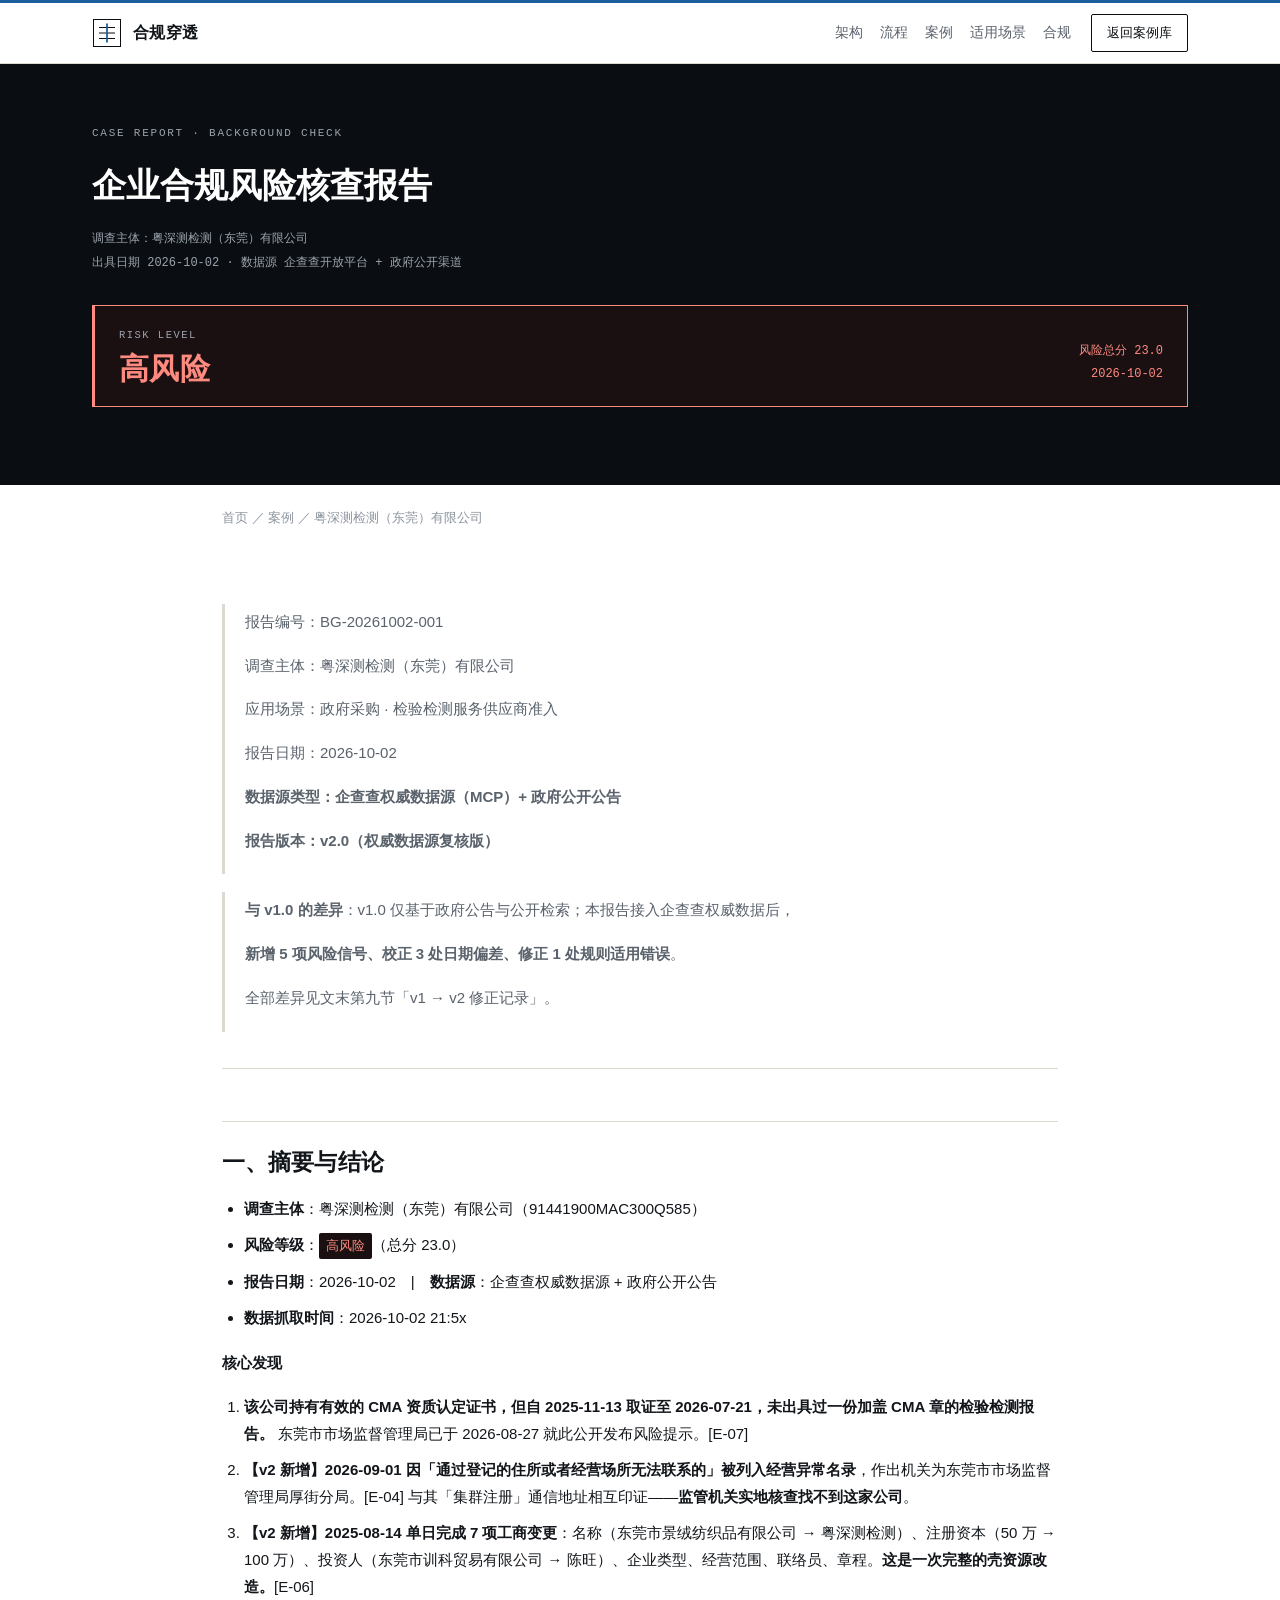
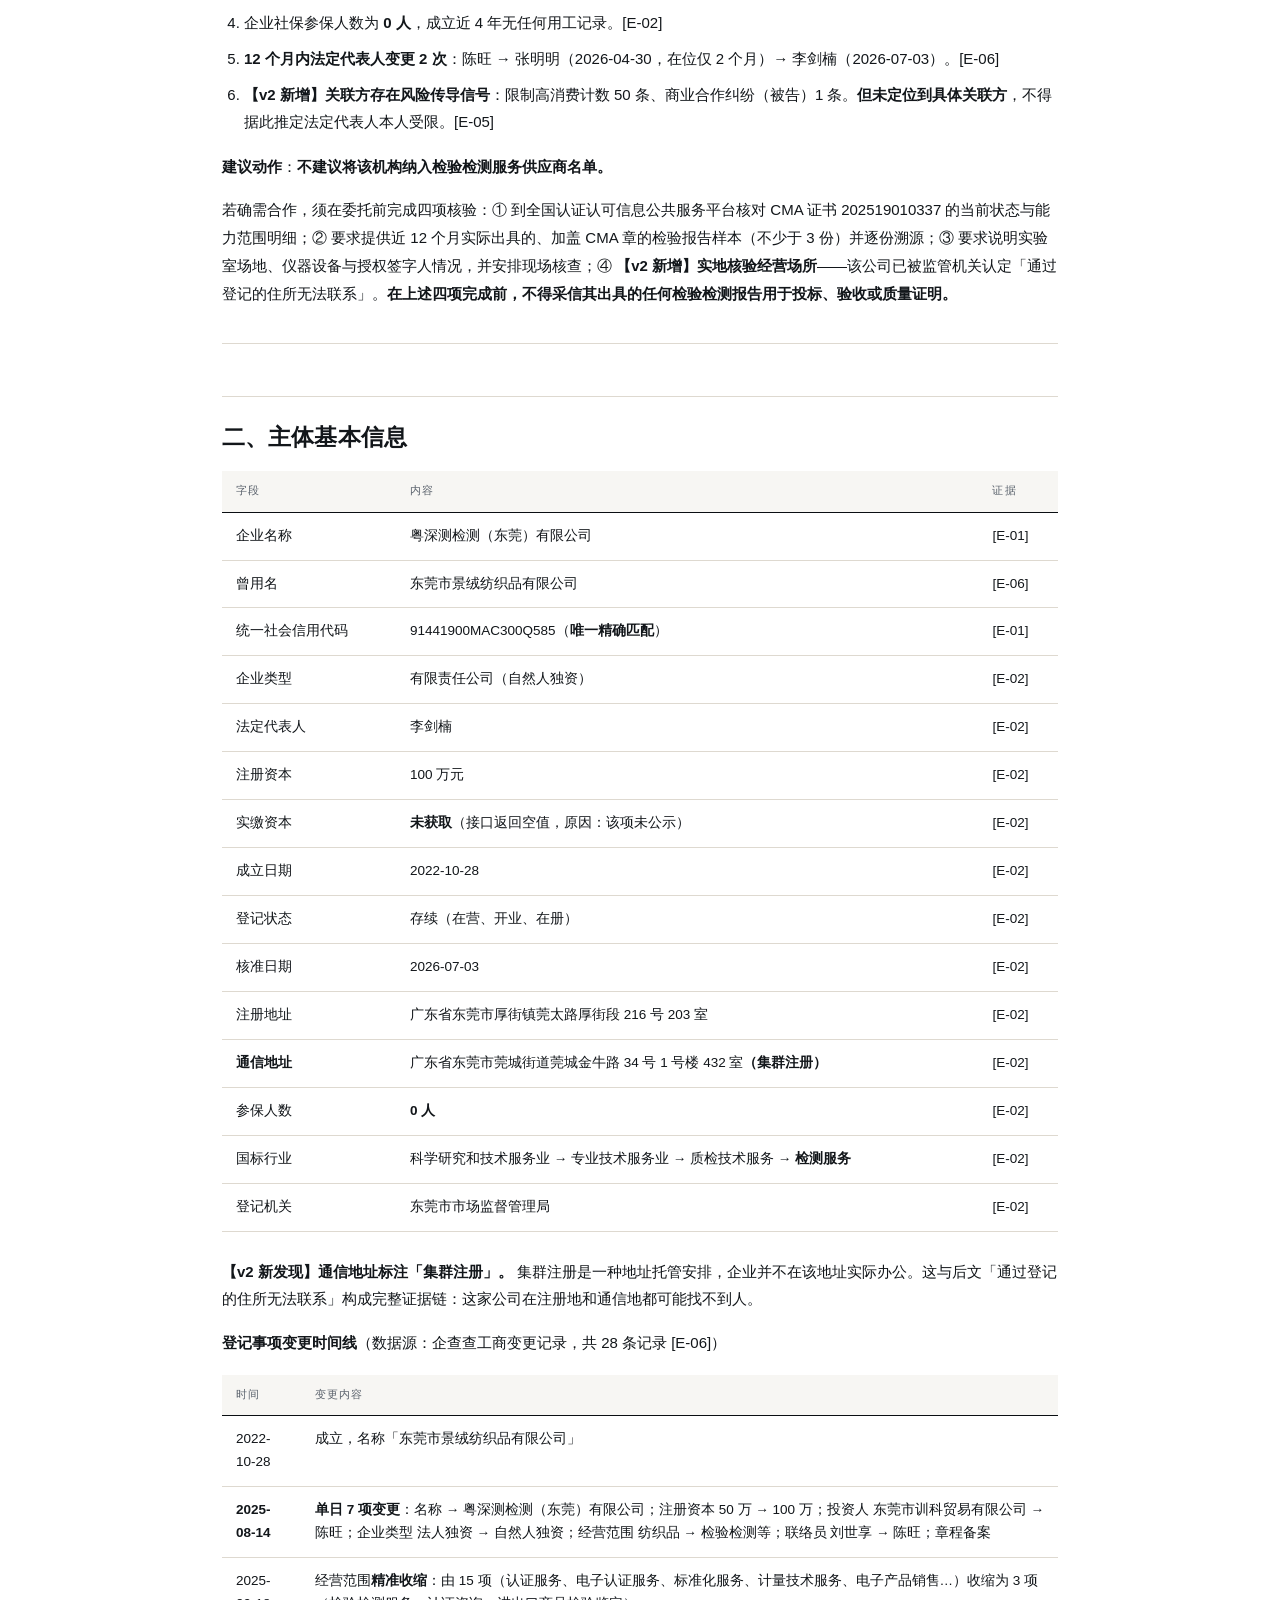
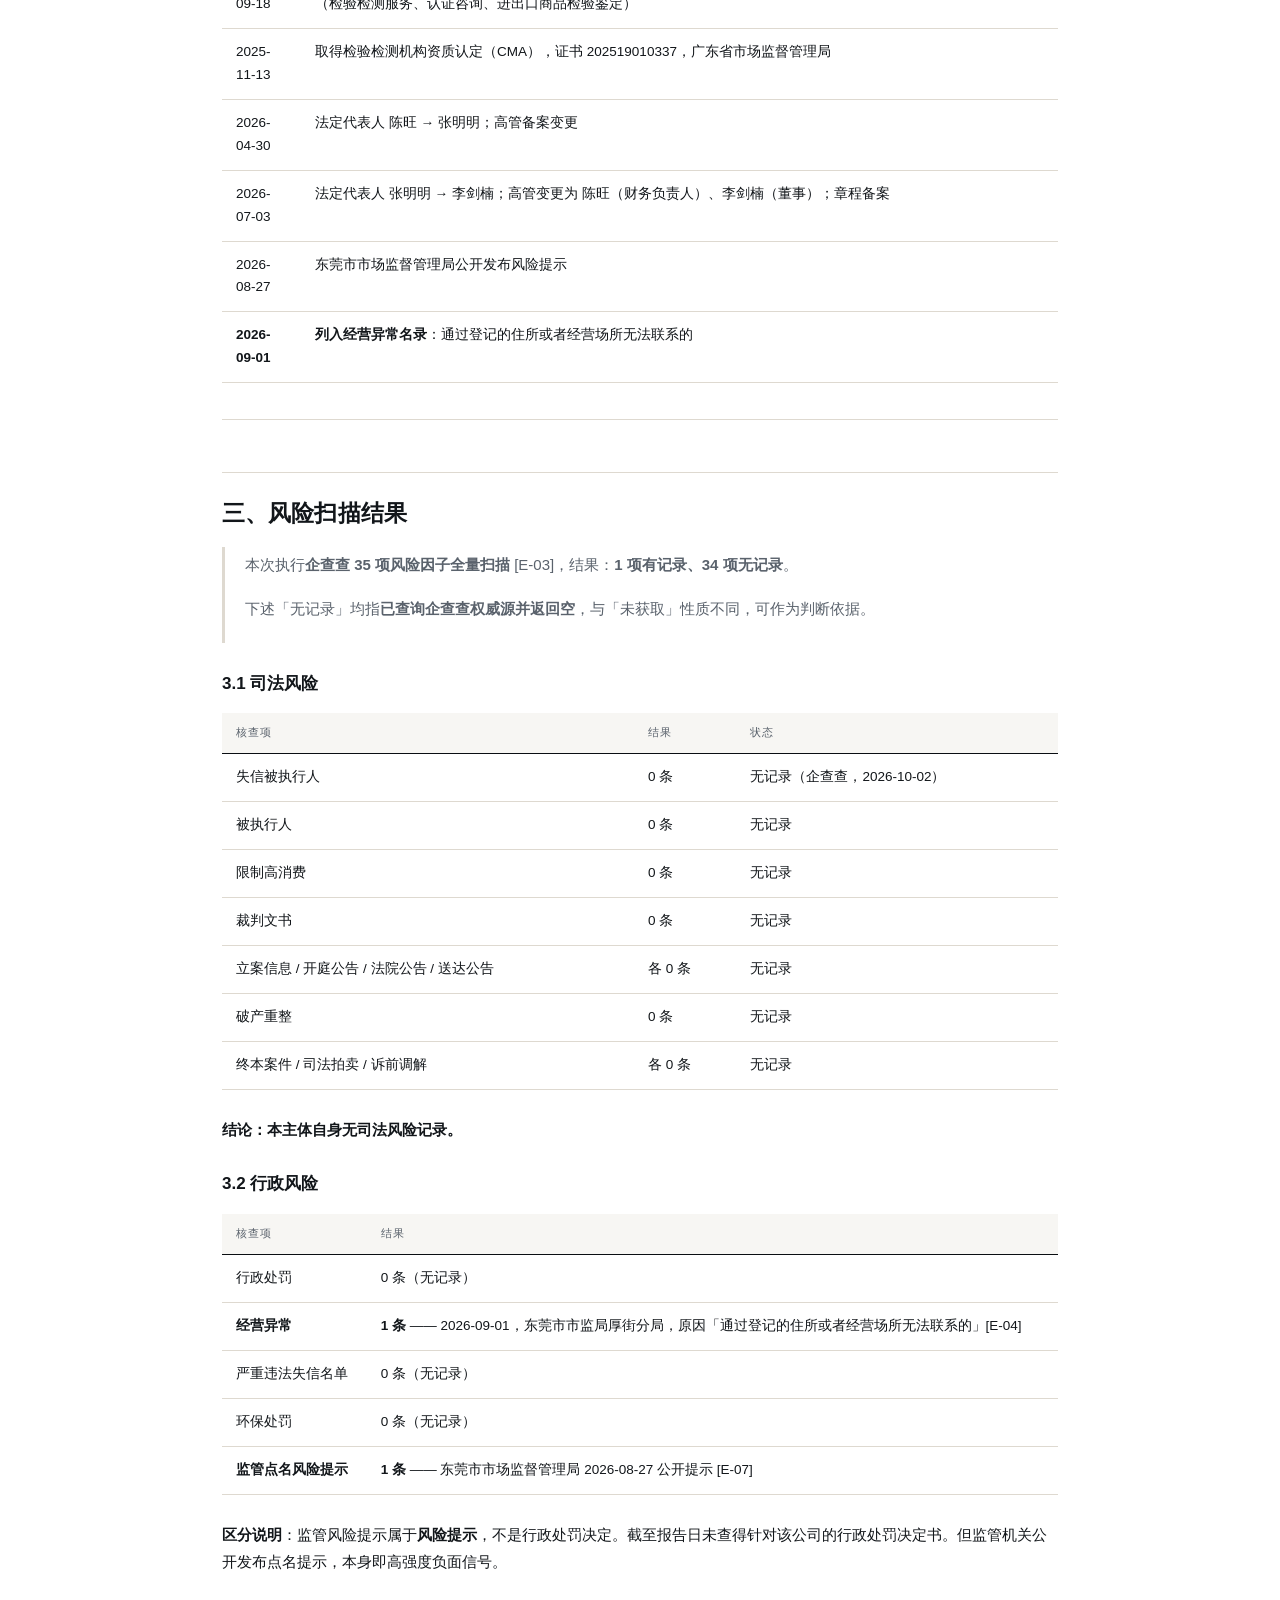
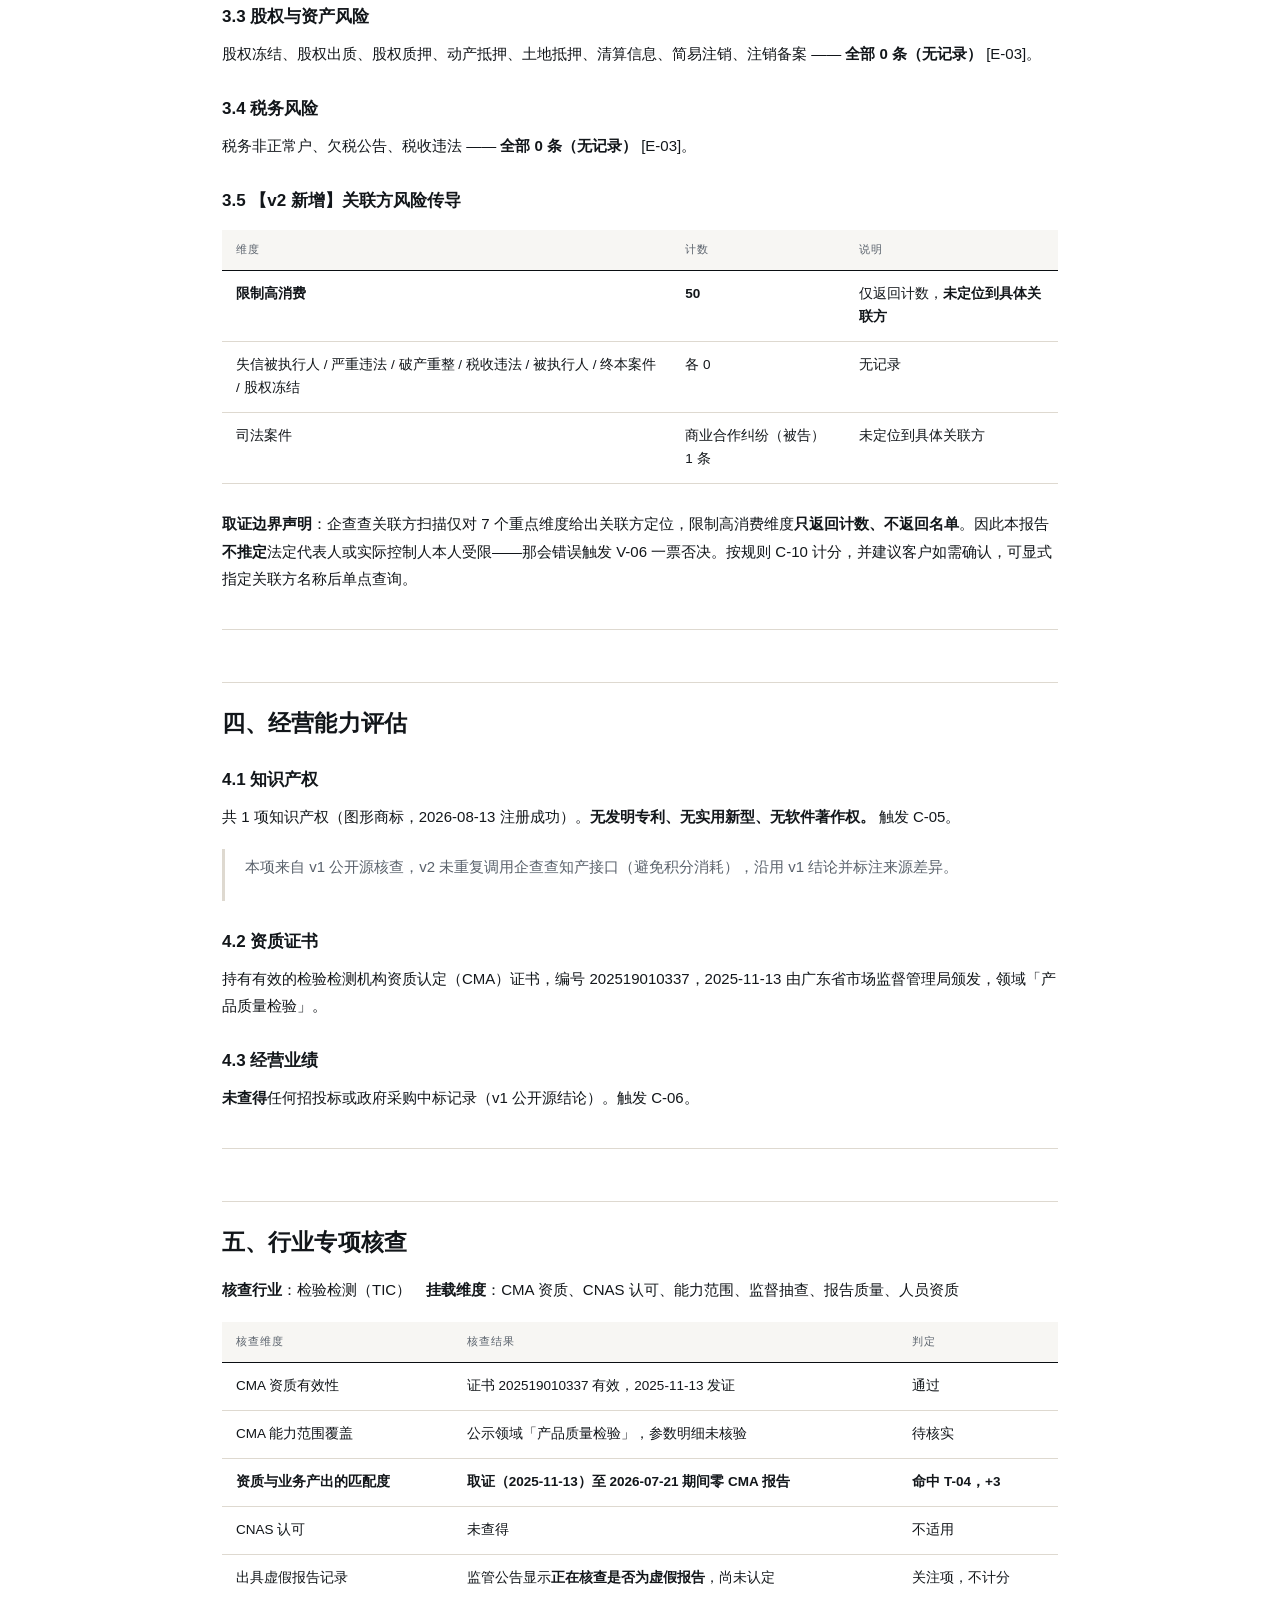
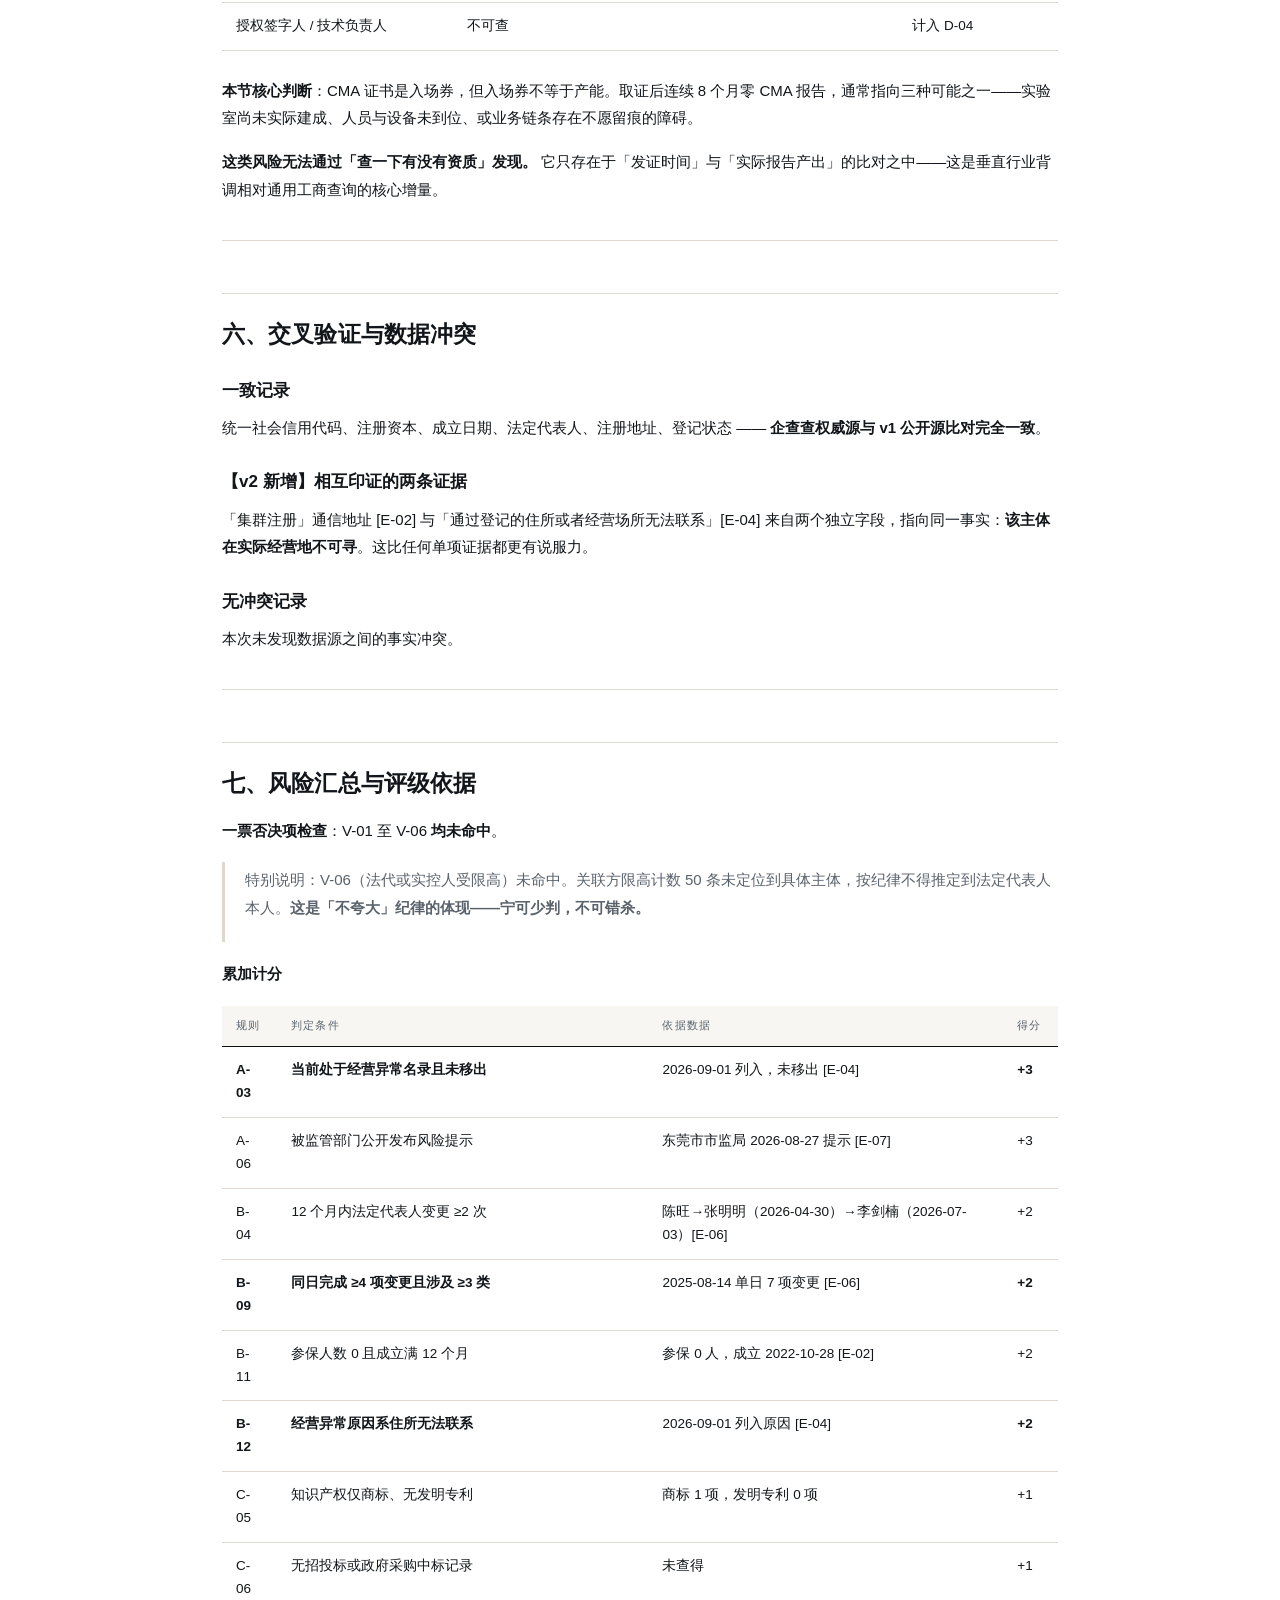
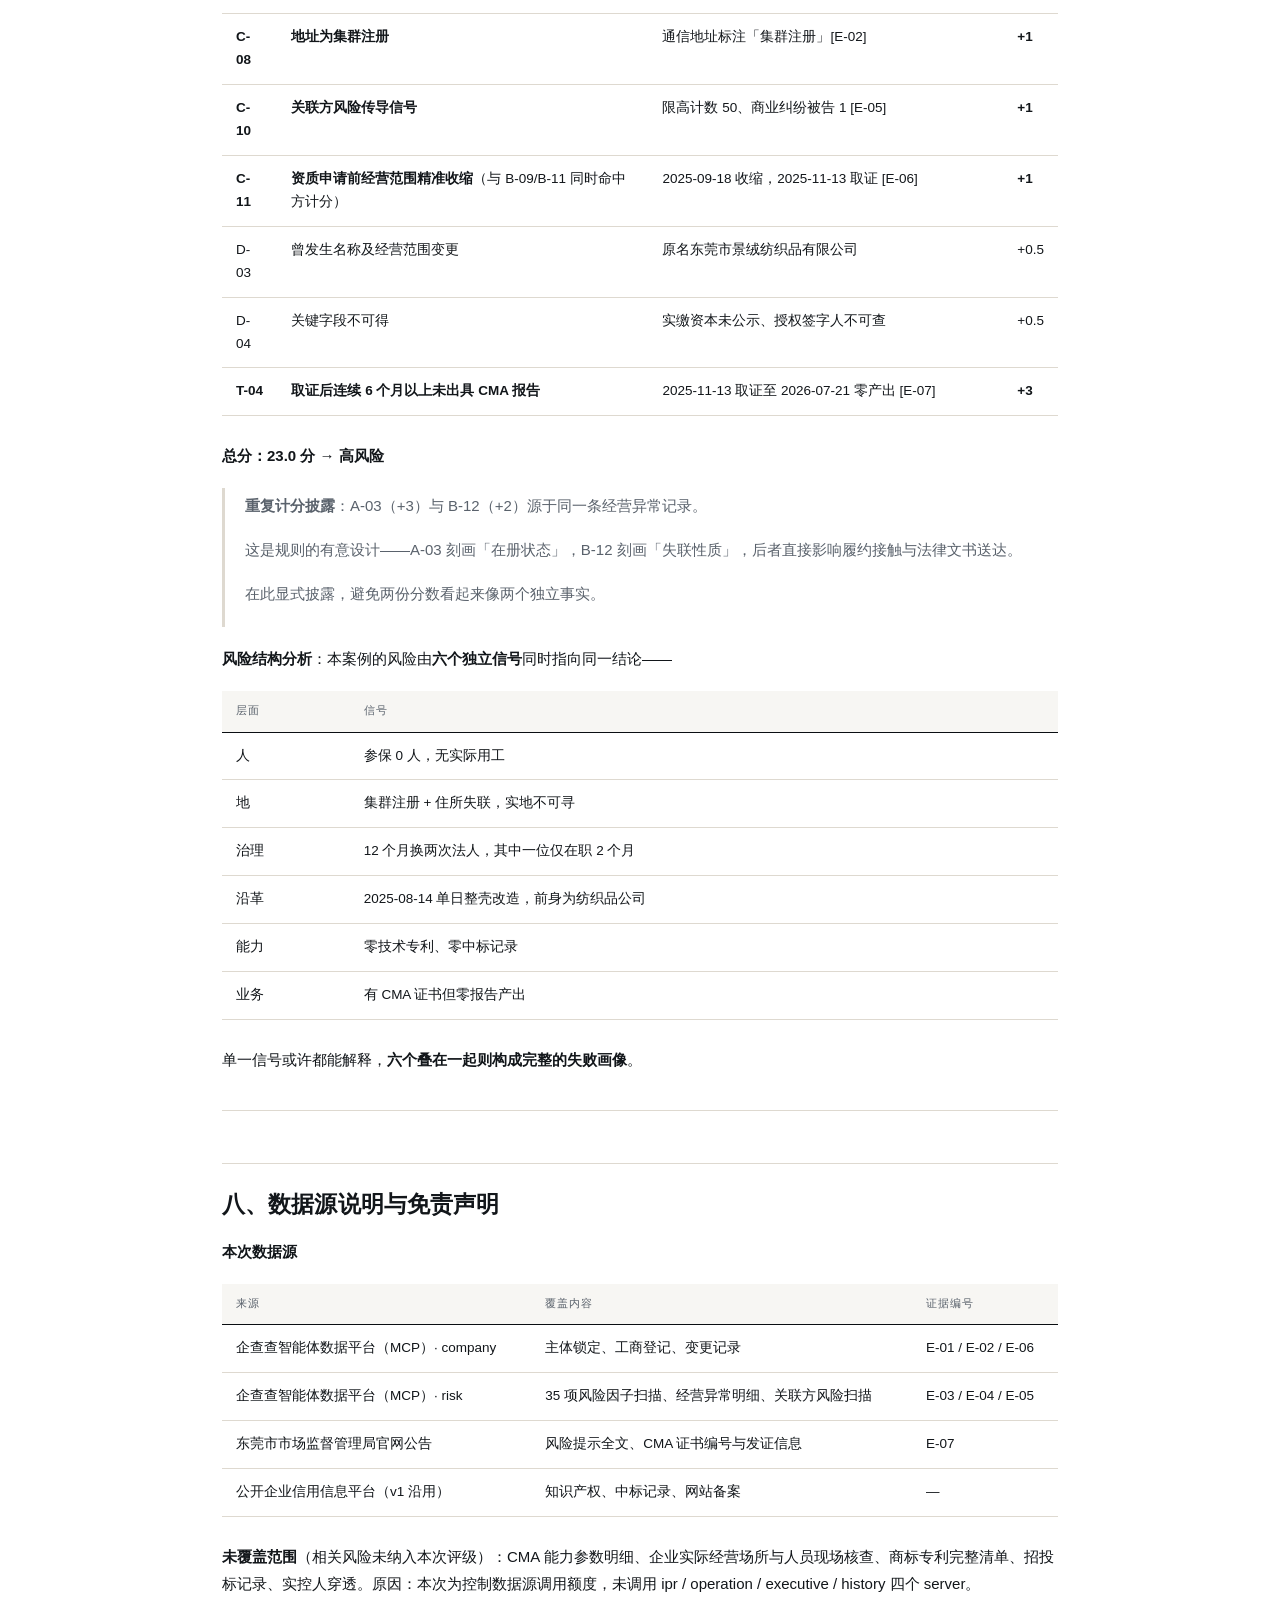
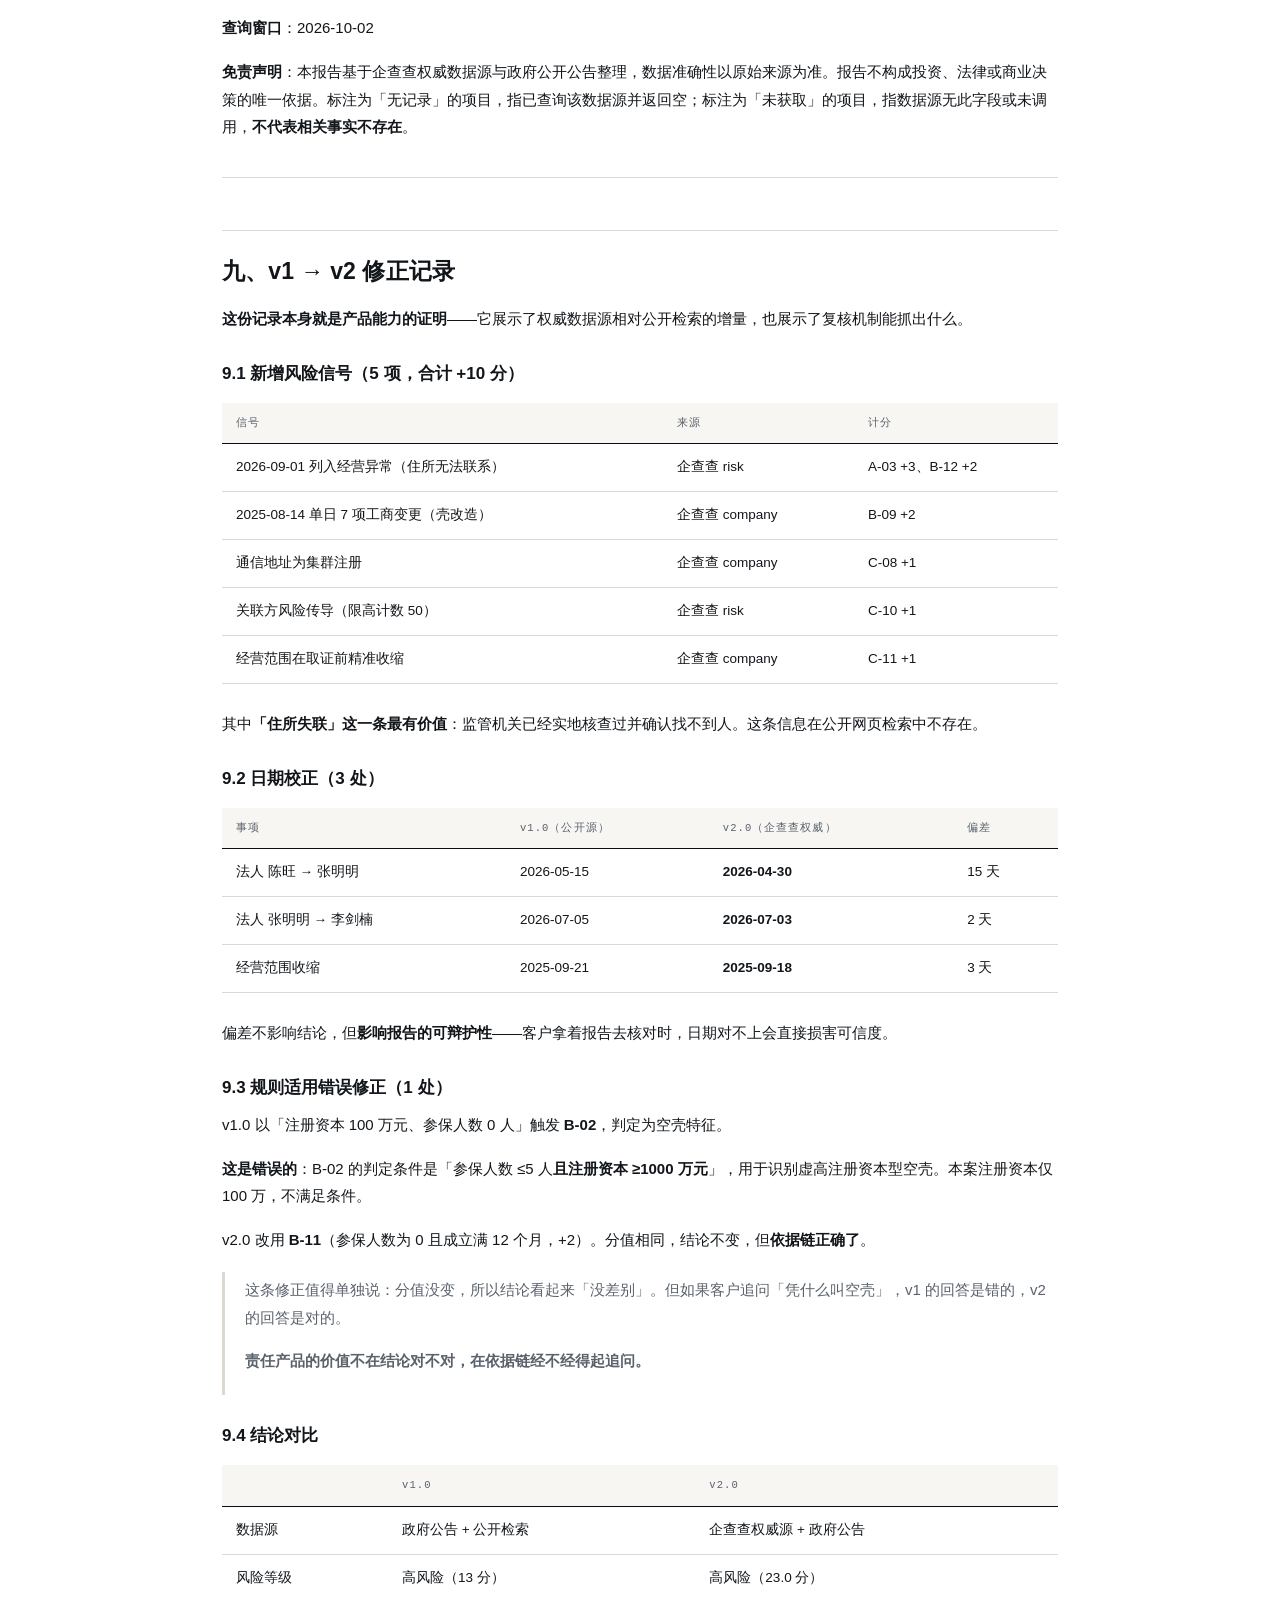
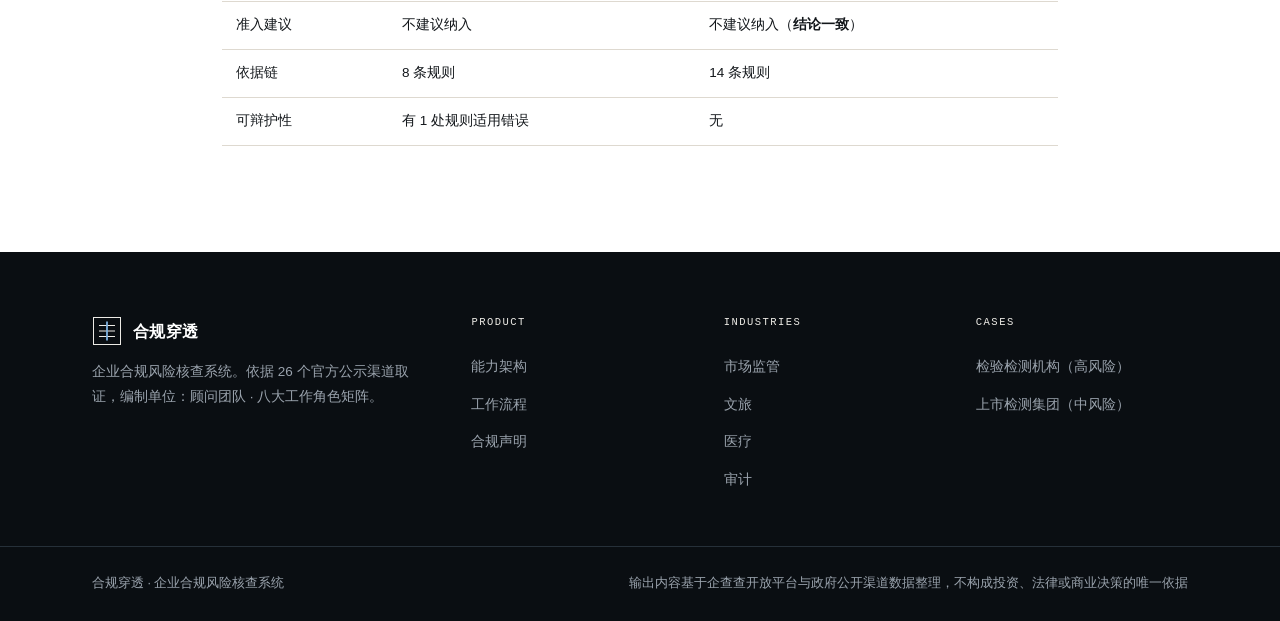
<file: cases/2026-10-02_粤深测检测.html>
<!DOCTYPE html>
<html lang="zh-CN">
<head>
<meta charset="utf-8">
<meta name="viewport" content="width=device-width,initial-scale=1">
<title>企业合规风险核查报告 · 东莞市粤深测检测技术有限公司｜合规穿透</title>
<meta name="description" content="粤深测检测（东莞）有限公司 企业合规风险核查报告，含风险评级、评级依据、证据链与数据采集留痕。">
<link rel="icon" type="image/svg+xml" href="../assets/favicon.svg">
<link rel="stylesheet" href="../assets/style.css">
</head>
<body>

<div class="brandbar"></div>

<nav class="nav">
  <div class="nav-in">
    <a class="logo" href="../index.html">
      <svg class="mark" viewBox="0 0 30 30" aria-hidden="true">
        <rect class="box" x="1.5" y="1.5" width="27" height="27"/>
        <line class="bar" x1="7" y1="9.5" x2="23" y2="9.5"/>
        <line class="bar" x1="7" y1="15" x2="23" y2="15"/>
        <line class="bar" x1="7" y1="20.5" x2="23" y2="20.5"/>
        <line class="pen" x1="15" y1="5.5" x2="15" y2="24.5"/>
      </svg>
      <span class="brand-t"><b>合规穿透</b><i>Compliance Penetration Review</i></span>
    </a>
    <div class="nav-links">
      <a href="../index.html#architecture">架构</a>
      <a href="../index.html#process">流程</a>
      <a href="index.html">案例</a>
      <a href="../index.html#scenes">适用场景</a>
      <a href="../index.html#compliance">合规</a>
    </div>
    <a class="nav-cta" href="index.html">返回案例库</a>
  </div>
</nav>

<header class="doc-h">
  <div class="wrap">
    <div class="kicker">Case Report · Background Check</div>
    <h1>企业合规风险核查报告</h1>
    <div class="meta">
      调查主体：粤深测检测（东莞）有限公司<br>
      出具日期 2026-10-02 · 数据源 企查查开放平台 + 政府公开渠道
    </div>
    <div class="verdict" style="background:#1A1012;border-color:#FF8A80;margin-top:30px"><div><div class="verdict-l">RISK LEVEL</div><div class="verdict-v" style="color:#FF8A80">高风险</div></div><div class="verdict-m" style="color:#FF8A80">风险总分 23.0<br>2026-10-02</div></div>
  </div>
</header>

<div class="doc-nav">
  <a href="../index.html">首页</a> ／ <a href="index.html">案例</a> ／ 粤深测检测（东莞）有限公司
</div>

<article class="doc">
<blockquote><p>报告编号：BG-20261002-001</p><p>调查主体：粤深测检测（东莞）有限公司</p><p>应用场景：政府采购 · 检验检测服务供应商准入</p><p>报告日期：2026-10-02</p><p><strong>数据源类型：企查查权威数据源（MCP）+ 政府公开公告</strong></p><p><strong>报告版本：v2.0（权威数据源复核版）</strong></p></blockquote>
<blockquote><p><strong>与 v1.0 的差异</strong>：v1.0 仅基于政府公告与公开检索；本报告接入企查查权威数据后，</p><p><strong>新增 5 项风险信号、校正 3 处日期偏差、修正 1 处规则适用错误</strong>。</p><p>全部差异见文末第九节「v1 → v2 修正记录」。</p></blockquote>
<hr>
<h2>一、摘要与结论</h2>
<ul><li><strong>调查主体</strong>：粤深测检测（东莞）有限公司（91441900MAC300Q585）</li><li><strong>风险等级</strong>：<strong class="risk" style="background:#1A1012;color:#FF8A80">高风险</strong>（总分 23.0）</li><li><strong>报告日期</strong>：2026-10-02　|　<strong>数据源</strong>：企查查权威数据源 + 政府公开公告</li><li><strong>数据抓取时间</strong>：2026-10-02 21:5x</li></ul>
<p><strong>核心发现</strong></p>
<ol><li><strong>该公司持有有效的 CMA 资质认定证书，但自 2025-11-13 取证至 2026-07-21，未出具过一份加盖 CMA 章的检验检测报告。</strong> 东莞市市场监督管理局已于 2026-08-27 就此公开发布风险提示。[E-07]</li><li><strong>【v2 新增】2026-09-01 因「通过登记的住所或者经营场所无法联系的」被列入经营异常名录</strong>，作出机关为东莞市市场监督管理局厚街分局。[E-04] 与其「集群注册」通信地址相互印证——<strong>监管机关实地核查找不到这家公司</strong>。</li><li><strong>【v2 新增】2025-08-14 单日完成 7 项工商变更</strong>：名称（东莞市景绒纺织品有限公司 → 粤深测检测）、注册资本（50 万 → 100 万）、投资人（东莞市训科贸易有限公司 → 陈旺）、企业类型、经营范围、联络员、章程。<strong>这是一次完整的壳资源改造。</strong>[E-06]</li><li>企业社保参保人数为 <strong>0 人</strong>，成立近 4 年无任何用工记录。[E-02]</li><li><strong>12 个月内法定代表人变更 2 次</strong>：陈旺 → 张明明（2026-04-30，在位仅 2 个月）→ 李剑楠（2026-07-03）。[E-06]</li><li><strong>【v2 新增】关联方存在风险传导信号</strong>：限制高消费计数 50 条、商业合作纠纷（被告）1 条。<strong>但未定位到具体关联方</strong>，不得据此推定法定代表人本人受限。[E-05]</li></ol>
<p><strong>建议动作</strong>：<strong>不建议将该机构纳入检验检测服务供应商名单。</strong></p>
<p>若确需合作，须在委托前完成四项核验：① 到全国认证认可信息公共服务平台核对 CMA 证书 202519010337 的当前状态与能力范围明细；② 要求提供近 12 个月实际出具的、加盖 CMA 章的检验报告样本（不少于 3 份）并逐份溯源；③ 要求说明实验室场地、仪器设备与授权签字人情况，并安排现场核查；④ <strong>【v2 新增】实地核验经营场所</strong>——该公司已被监管机关认定「通过登记的住所无法联系」。<strong>在上述四项完成前，不得采信其出具的任何检验检测报告用于投标、验收或质量证明。</strong></p>
<hr>
<h2>二、主体基本信息</h2>
<table><thead><tr><th>字段</th><th>内容</th><th>证据</th></tr></thead><tbody><tr><td>企业名称</td><td>粤深测检测（东莞）有限公司</td><td>[E-01]</td></tr><tr><td>曾用名</td><td>东莞市景绒纺织品有限公司</td><td>[E-06]</td></tr><tr><td>统一社会信用代码</td><td>91441900MAC300Q585（<strong>唯一精确匹配</strong>）</td><td>[E-01]</td></tr><tr><td>企业类型</td><td>有限责任公司（自然人独资）</td><td>[E-02]</td></tr><tr><td>法定代表人</td><td>李剑楠</td><td>[E-02]</td></tr><tr><td>注册资本</td><td>100 万元</td><td>[E-02]</td></tr><tr><td>实缴资本</td><td><strong>未获取</strong>（接口返回空值，原因：该项未公示）</td><td>[E-02]</td></tr><tr><td>成立日期</td><td>2022-10-28</td><td>[E-02]</td></tr><tr><td>登记状态</td><td>存续（在营、开业、在册）</td><td>[E-02]</td></tr><tr><td>核准日期</td><td>2026-07-03</td><td>[E-02]</td></tr><tr><td>注册地址</td><td>广东省东莞市厚街镇莞太路厚街段 216 号 203 室</td><td>[E-02]</td></tr><tr><td><strong>通信地址</strong></td><td>广东省东莞市莞城街道莞城金牛路 34 号 1 号楼 432 室<strong>（集群注册）</strong></td><td>[E-02]</td></tr><tr><td>参保人数</td><td><strong>0 人</strong></td><td>[E-02]</td></tr><tr><td>国标行业</td><td>科学研究和技术服务业 → 专业技术服务业 → 质检技术服务 → <strong>检测服务</strong></td><td>[E-02]</td></tr><tr><td>登记机关</td><td>东莞市市场监督管理局</td><td>[E-02]</td></tr></tbody></table>
<p><strong>【v2 新发现】通信地址标注「集群注册」。</strong> 集群注册是一种地址托管安排，企业并不在该地址实际办公。这与后文「通过登记的住所无法联系」构成完整证据链：这家公司在注册地和通信地都可能找不到人。</p>
<p><strong>登记事项变更时间线</strong>（数据源：企查查工商变更记录，共 28 条记录 [E-06]）</p>
<table><thead><tr><th>时间</th><th>变更内容</th></tr></thead><tbody><tr><td>2022-10-28</td><td>成立，名称「东莞市景绒纺织品有限公司」</td></tr><tr><td><strong>2025-08-14</strong></td><td><strong>单日 7 项变更</strong>：名称 → 粤深测检测（东莞）有限公司；注册资本 50 万 → 100 万；投资人 东莞市训科贸易有限公司 → 陈旺；企业类型 法人独资 → 自然人独资；经营范围 纺织品 → 检验检测等；联络员 刘世享 → 陈旺；章程备案</td></tr><tr><td>2025-09-18</td><td>经营范围<strong>精准收缩</strong>：由 15 项（认证服务、电子认证服务、标准化服务、计量技术服务、电子产品销售…）收缩为 3 项（检验检测服务、认证咨询、进出口商品检验鉴定）</td></tr><tr><td>2025-11-13</td><td>取得检验检测机构资质认定（CMA），证书 202519010337，广东省市场监督管理局</td></tr><tr><td>2026-04-30</td><td>法定代表人 陈旺 → 张明明；高管备案变更</td></tr><tr><td>2026-07-03</td><td>法定代表人 张明明 → 李剑楠；高管变更为 陈旺（财务负责人）、李剑楠（董事）；章程备案</td></tr><tr><td>2026-08-27</td><td>东莞市市场监督管理局公开发布风险提示</td></tr><tr><td><strong>2026-09-01</strong></td><td><strong>列入经营异常名录</strong>：通过登记的住所或者经营场所无法联系的</td></tr></tbody></table>
<hr>
<h2>三、风险扫描结果</h2>
<blockquote><p>本次执行<strong>企查查 35 项风险因子全量扫描</strong> [E-03]，结果：<strong>1 项有记录、34 项无记录</strong>。</p><p>下述「无记录」均指<strong>已查询企查查权威源并返回空</strong>，与「未获取」性质不同，可作为判断依据。</p></blockquote>
<h3>3.1 司法风险</h3>
<table><thead><tr><th>核查项</th><th>结果</th><th>状态</th></tr></thead><tbody><tr><td>失信被执行人</td><td>0 条</td><td>无记录（企查查，2026-10-02）</td></tr><tr><td>被执行人</td><td>0 条</td><td>无记录</td></tr><tr><td>限制高消费</td><td>0 条</td><td>无记录</td></tr><tr><td>裁判文书</td><td>0 条</td><td>无记录</td></tr><tr><td>立案信息 / 开庭公告 / 法院公告 / 送达公告</td><td>各 0 条</td><td>无记录</td></tr><tr><td>破产重整</td><td>0 条</td><td>无记录</td></tr><tr><td>终本案件 / 司法拍卖 / 诉前调解</td><td>各 0 条</td><td>无记录</td></tr></tbody></table>
<p><strong>结论：本主体自身无司法风险记录。</strong></p>
<h3>3.2 行政风险</h3>
<table><thead><tr><th>核查项</th><th>结果</th></tr></thead><tbody><tr><td>行政处罚</td><td>0 条（无记录）</td></tr><tr><td><strong>经营异常</strong></td><td><strong>1 条</strong> —— 2026-09-01，东莞市市监局厚街分局，原因「通过登记的住所或者经营场所无法联系的」[E-04]</td></tr><tr><td>严重违法失信名单</td><td>0 条（无记录）</td></tr><tr><td>环保处罚</td><td>0 条（无记录）</td></tr><tr><td><strong>监管点名风险提示</strong></td><td><strong>1 条</strong> —— 东莞市市场监督管理局 2026-08-27 公开提示 [E-07]</td></tr></tbody></table>
<p><strong>区分说明</strong>：监管风险提示属于<strong>风险提示</strong>，不是行政处罚决定。截至报告日未查得针对该公司的行政处罚决定书。但监管机关公开发布点名提示，本身即高强度负面信号。</p>
<h3>3.3 股权与资产风险</h3>
<p>股权冻结、股权出质、股权质押、动产抵押、土地抵押、清算信息、简易注销、注销备案 —— <strong>全部 0 条（无记录）</strong> [E-03]。</p>
<h3>3.4 税务风险</h3>
<p>税务非正常户、欠税公告、税收违法 —— <strong>全部 0 条（无记录）</strong> [E-03]。</p>
<h3>3.5 【v2 新增】关联方风险传导</h3>
<table><thead><tr><th>维度</th><th>计数</th><th>说明</th></tr></thead><tbody><tr><td><strong>限制高消费</strong></td><td><strong>50</strong></td><td>仅返回计数，<strong>未定位到具体关联方</strong></td></tr><tr><td>失信被执行人 / 严重违法 / 破产重整 / 税收违法 / 被执行人 / 终本案件 / 股权冻结</td><td>各 0</td><td>无记录</td></tr><tr><td>司法案件</td><td>商业合作纠纷（被告）1 条</td><td>未定位到具体关联方</td></tr></tbody></table>
<p><strong>取证边界声明</strong>：企查查关联方扫描仅对 7 个重点维度给出关联方定位，限制高消费维度<strong>只返回计数、不返回名单</strong>。因此本报告<strong>不推定</strong>法定代表人或实际控制人本人受限——那会错误触发 V-06 一票否决。按规则 C-10 计分，并建议客户如需确认，可显式指定关联方名称后单点查询。</p>
<hr>
<h2>四、经营能力评估</h2>
<h3>4.1 知识产权</h3>
<p>共 1 项知识产权（图形商标，2026-08-13 注册成功）。<strong>无发明专利、无实用新型、无软件著作权。</strong> 触发 C-05。</p>
<blockquote><p>本项来自 v1 公开源核查，v2 未重复调用企查查知产接口（避免积分消耗），沿用 v1 结论并标注来源差异。</p></blockquote>
<h3>4.2 资质证书</h3>
<p>持有有效的检验检测机构资质认定（CMA）证书，编号 202519010337，2025-11-13 由广东省市场监督管理局颁发，领域「产品质量检验」。</p>
<h3>4.3 经营业绩</h3>
<p><strong>未查得</strong>任何招投标或政府采购中标记录（v1 公开源结论）。触发 C-06。</p>
<hr>
<h2>五、行业专项核查</h2>
<p><strong>核查行业</strong>：检验检测（TIC）　<strong>挂载维度</strong>：CMA 资质、CNAS 认可、能力范围、监督抽查、报告质量、人员资质</p>
<table><thead><tr><th>核查维度</th><th>核查结果</th><th>判定</th></tr></thead><tbody><tr><td>CMA 资质有效性</td><td>证书 202519010337 有效，2025-11-13 发证</td><td>通过</td></tr><tr><td>CMA 能力范围覆盖</td><td>公示领域「产品质量检验」，参数明细未核验</td><td>待核实</td></tr><tr><td><strong>资质与业务产出的匹配度</strong></td><td><strong>取证（2025-11-13）至 2026-07-21 期间零 CMA 报告</strong></td><td><strong>命中 T-04，+3</strong></td></tr><tr><td>CNAS 认可</td><td>未查得</td><td>不适用</td></tr><tr><td>出具虚假报告记录</td><td>监管公告显示<strong>正在核查是否为虚假报告</strong>，尚未认定</td><td>关注项，不计分</td></tr><tr><td>授权签字人 / 技术负责人</td><td>不可查</td><td>计入 D-04</td></tr></tbody></table>
<p><strong>本节核心判断</strong>：CMA 证书是入场券，但入场券不等于产能。取证后连续 8 个月零 CMA 报告，通常指向三种可能之一——实验室尚未实际建成、人员与设备未到位、或业务链条存在不愿留痕的障碍。</p>
<p><strong>这类风险无法通过「查一下有没有资质」发现。</strong> 它只存在于「发证时间」与「实际报告产出」的比对之中——这是垂直行业背调相对通用工商查询的核心增量。</p>
<hr>
<h2>六、交叉验证与数据冲突</h2>
<h3>一致记录</h3>
<p>统一社会信用代码、注册资本、成立日期、法定代表人、注册地址、登记状态 —— <strong>企查查权威源与 v1 公开源比对完全一致</strong>。</p>
<h3>【v2 新增】相互印证的两条证据</h3>
<p>「集群注册」通信地址 [E-02] 与「通过登记的住所或者经营场所无法联系」[E-04] 来自两个独立字段，指向同一事实：<strong>该主体在实际经营地不可寻</strong>。这比任何单项证据都更有说服力。</p>
<h3>无冲突记录</h3>
<p>本次未发现数据源之间的事实冲突。</p>
<hr>
<h2>七、风险汇总与评级依据</h2>
<p><strong>一票否决项检查</strong>：V-01 至 V-06 <strong>均未命中</strong>。</p>
<blockquote><p>特别说明：V-06（法代或实控人受限高）未命中。关联方限高计数 50 条未定位到具体主体，按纪律不得推定到法定代表人本人。<strong>这是「不夸大」纪律的体现——宁可少判，不可错杀。</strong></p></blockquote>
<p><strong>累加计分</strong></p>
<table><thead><tr><th>规则</th><th>判定条件</th><th>依据数据</th><th>得分</th></tr></thead><tbody><tr><td><strong>A-03</strong></td><td><strong>当前处于经营异常名录且未移出</strong></td><td>2026-09-01 列入，未移出 [E-04]</td><td><strong>+3</strong></td></tr><tr><td>A-06</td><td>被监管部门公开发布风险提示</td><td>东莞市市监局 2026-08-27 提示 [E-07]</td><td>+3</td></tr><tr><td>B-04</td><td>12 个月内法定代表人变更 ≥2 次</td><td>陈旺→张明明（2026-04-30）→李剑楠（2026-07-03）[E-06]</td><td>+2</td></tr><tr><td><strong>B-09</strong></td><td><strong>同日完成 ≥4 项变更且涉及 ≥3 类</strong></td><td>2025-08-14 单日 7 项变更 [E-06]</td><td><strong>+2</strong></td></tr><tr><td>B-11</td><td>参保人数 0 且成立满 12 个月</td><td>参保 0 人，成立 2022-10-28 [E-02]</td><td>+2</td></tr><tr><td><strong>B-12</strong></td><td><strong>经营异常原因系住所无法联系</strong></td><td>2026-09-01 列入原因 [E-04]</td><td><strong>+2</strong></td></tr><tr><td>C-05</td><td>知识产权仅商标、无发明专利</td><td>商标 1 项，发明专利 0 项</td><td>+1</td></tr><tr><td>C-06</td><td>无招投标或政府采购中标记录</td><td>未查得</td><td>+1</td></tr><tr><td><strong>C-08</strong></td><td><strong>地址为集群注册</strong></td><td>通信地址标注「集群注册」[E-02]</td><td><strong>+1</strong></td></tr><tr><td><strong>C-10</strong></td><td><strong>关联方风险传导信号</strong></td><td>限高计数 50、商业纠纷被告 1 [E-05]</td><td><strong>+1</strong></td></tr><tr><td><strong>C-11</strong></td><td><strong>资质申请前经营范围精准收缩</strong>（与 B-09/B-11 同时命中方计分）</td><td>2025-09-18 收缩，2025-11-13 取证 [E-06]</td><td><strong>+1</strong></td></tr><tr><td>D-03</td><td>曾发生名称及经营范围变更</td><td>原名东莞市景绒纺织品有限公司</td><td>+0.5</td></tr><tr><td>D-04</td><td>关键字段不可得</td><td>实缴资本未公示、授权签字人不可查</td><td>+0.5</td></tr><tr><td><strong>T-04</strong></td><td><strong>取证后连续 6 个月以上未出具 CMA 报告</strong></td><td>2025-11-13 取证至 2026-07-21 零产出 [E-07]</td><td><strong>+3</strong></td></tr></tbody></table>
<p><strong>总分：23.0 分 → 高风险</strong></p>
<blockquote><p><strong>重复计分披露</strong>：A-03（+3）与 B-12（+2）源于同一条经营异常记录。</p><p>这是规则的有意设计——A-03 刻画「在册状态」，B-12 刻画「失联性质」，后者直接影响履约接触与法律文书送达。</p><p>在此显式披露，避免两份分数看起来像两个独立事实。</p></blockquote>
<p><strong>风险结构分析</strong>：本案例的风险由<strong>六个独立信号</strong>同时指向同一结论——</p>
<table><thead><tr><th>层面</th><th>信号</th></tr></thead><tbody><tr><td>人</td><td>参保 0 人，无实际用工</td></tr><tr><td>地</td><td>集群注册 + 住所失联，实地不可寻</td></tr><tr><td>治理</td><td>12 个月换两次法人，其中一位仅在职 2 个月</td></tr><tr><td>沿革</td><td>2025-08-14 单日整壳改造，前身为纺织品公司</td></tr><tr><td>能力</td><td>零技术专利、零中标记录</td></tr><tr><td>业务</td><td>有 CMA 证书但零报告产出</td></tr></tbody></table>
<p>单一信号或许都能解释，<strong>六个叠在一起则构成完整的失败画像</strong>。</p>
<hr>
<h2>八、数据源说明与免责声明</h2>
<p><strong>本次数据源</strong></p>
<table><thead><tr><th>来源</th><th>覆盖内容</th><th>证据编号</th></tr></thead><tbody><tr><td>企查查智能体数据平台（MCP）· company</td><td>主体锁定、工商登记、变更记录</td><td>E-01 / E-02 / E-06</td></tr><tr><td>企查查智能体数据平台（MCP）· risk</td><td>35 项风险因子扫描、经营异常明细、关联方风险扫描</td><td>E-03 / E-04 / E-05</td></tr><tr><td>东莞市市场监督管理局官网公告</td><td>风险提示全文、CMA 证书编号与发证信息</td><td>E-07</td></tr><tr><td>公开企业信用信息平台（v1 沿用）</td><td>知识产权、中标记录、网站备案</td><td>—</td></tr></tbody></table>
<p><strong>未覆盖范围</strong>（相关风险未纳入本次评级）：CMA 能力参数明细、企业实际经营场所与人员现场核查、商标专利完整清单、招投标记录、实控人穿透。原因：本次为控制数据源调用额度，未调用 ipr / operation / executive / history 四个 server。</p>
<p><strong>查询窗口</strong>：2026-10-02</p>
<p><strong>免责声明</strong>：本报告基于企查查权威数据源与政府公开公告整理，数据准确性以原始来源为准。报告不构成投资、法律或商业决策的唯一依据。标注为「无记录」的项目，指已查询该数据源并返回空；标注为「未获取」的项目，指数据源无此字段或未调用，<strong>不代表相关事实不存在</strong>。</p>
<hr>
<h2>九、v1 → v2 修正记录</h2>
<p><strong>这份记录本身就是产品能力的证明</strong>——它展示了权威数据源相对公开检索的增量，也展示了复核机制能抓出什么。</p>
<h3>9.1 新增风险信号（5 项，合计 +10 分）</h3>
<table><thead><tr><th>信号</th><th>来源</th><th>计分</th></tr></thead><tbody><tr><td>2026-09-01 列入经营异常（住所无法联系）</td><td>企查查 risk</td><td>A-03 +3、B-12 +2</td></tr><tr><td>2025-08-14 单日 7 项工商变更（壳改造）</td><td>企查查 company</td><td>B-09 +2</td></tr><tr><td>通信地址为集群注册</td><td>企查查 company</td><td>C-08 +1</td></tr><tr><td>关联方风险传导（限高计数 50）</td><td>企查查 risk</td><td>C-10 +1</td></tr><tr><td>经营范围在取证前精准收缩</td><td>企查查 company</td><td>C-11 +1</td></tr></tbody></table>
<p>其中<strong>「住所失联」这一条最有价值</strong>：监管机关已经实地核查过并确认找不到人。这条信息在公开网页检索中不存在。</p>
<h3>9.2 日期校正（3 处）</h3>
<table><thead><tr><th>事项</th><th>v1.0（公开源）</th><th>v2.0（企查查权威）</th><th>偏差</th></tr></thead><tbody><tr><td>法人 陈旺 → 张明明</td><td>2026-05-15</td><td><strong>2026-04-30</strong></td><td>15 天</td></tr><tr><td>法人 张明明 → 李剑楠</td><td>2026-07-05</td><td><strong>2026-07-03</strong></td><td>2 天</td></tr><tr><td>经营范围收缩</td><td>2025-09-21</td><td><strong>2025-09-18</strong></td><td>3 天</td></tr></tbody></table>
<p>偏差不影响结论，但<strong>影响报告的可辩护性</strong>——客户拿着报告去核对时，日期对不上会直接损害可信度。</p>
<h3>9.3 规则适用错误修正（1 处）</h3>
<p>v1.0 以「注册资本 100 万元、参保人数 0 人」触发 <strong>B-02</strong>，判定为空壳特征。</p>
<p><strong>这是错误的</strong>：B-02 的判定条件是「参保人数 ≤5 人<strong>且注册资本 ≥1000 万元</strong>」，用于识别虚高注册资本型空壳。本案注册资本仅 100 万，不满足条件。</p>
<p>v2.0 改用 <strong>B-11</strong>（参保人数为 0 且成立满 12 个月，+2）。分值相同，结论不变，但<strong>依据链正确了</strong>。</p>
<blockquote><p>这条修正值得单独说：分值没变，所以结论看起来「没差别」。但如果客户追问「凭什么叫空壳」，v1 的回答是错的，v2 的回答是对的。</p><p><strong>责任产品的价值不在结论对不对，在依据链经不经得起追问。</strong></p></blockquote>
<h3>9.4 结论对比</h3>
<table><thead><tr><th></th><th>v1.0</th><th>v2.0</th></tr></thead><tbody><tr><td>数据源</td><td>政府公告 + 公开检索</td><td>企查查权威源 + 政府公告</td></tr><tr><td>风险等级</td><td>高风险（13 分）</td><td>高风险（23.0 分）</td></tr><tr><td>准入建议</td><td>不建议纳入</td><td>不建议纳入（<strong>结论一致</strong>）</td></tr><tr><td>依据链</td><td>8 条规则</td><td>14 条规则</td></tr><tr><td>可辩护性</td><td>有 1 处规则适用错误</td><td>无</td></tr></tbody></table>
</article>

<footer>
  <div class="foot-grid">
    <div>
      <a class="logo" href="../index.html">
      <svg class="mark" viewBox="0 0 30 30" aria-hidden="true">
        <rect class="box" x="1.5" y="1.5" width="27" height="27"/>
        <line class="bar" x1="7" y1="9.5" x2="23" y2="9.5"/>
        <line class="bar" x1="7" y1="15" x2="23" y2="15"/>
        <line class="bar" x1="7" y1="20.5" x2="23" y2="20.5"/>
        <line class="pen" x1="15" y1="5.5" x2="15" y2="24.5"/>
      </svg>
      <span class="brand-t"><b>合规穿透</b><i>Compliance Penetration Review</i></span>
    </a>
      <p class="foot-about">企业合规风险核查系统。依据 26 个官方公示渠道取证，编制单位：顾问团队 · 八大工作角色矩阵。</p>
    </div>
    <div>
      <h4>PRODUCT</h4>
      <ul>
        <li><a href="../index.html#architecture">能力架构</a></li>
        <li><a href="../index.html#process">工作流程</a></li>
        <li><a href="../index.html#compliance">合规声明</a></li>
      </ul>
    </div>
    <div>
      <h4>INDUSTRIES</h4>
      <ul>
        <li><a href="../industries/market.html">市场监管</a></li>
        <li><a href="../industries/culture-tourism.html">文旅</a></li>
        <li><a href="../industries/medical.html">医疗</a></li>
        <li><a href="../industries/audit.html">审计</a></li>
      </ul>
    </div>
    <div>
      <h4>CASES</h4>
      <ul>
        <li><a href="2026-10-02_粤深测检测.html">检验检测机构（高风险）</a></li>
        <li><a href="2026-10-02_华测检测.html">上市检测集团（中风险）</a></li>
      </ul>
    </div>
  </div>
  <div class="foot-bottom">
    <div class="foot-bottom-in">
      <span>合规穿透 · 企业合规风险核查系统</span>
      <span>输出内容基于企查查开放平台与政府公开渠道数据整理，不构成投资、法律或商业决策的唯一依据</span>
    </div>
  </div>
</footer>

</body>
</html>
</file>
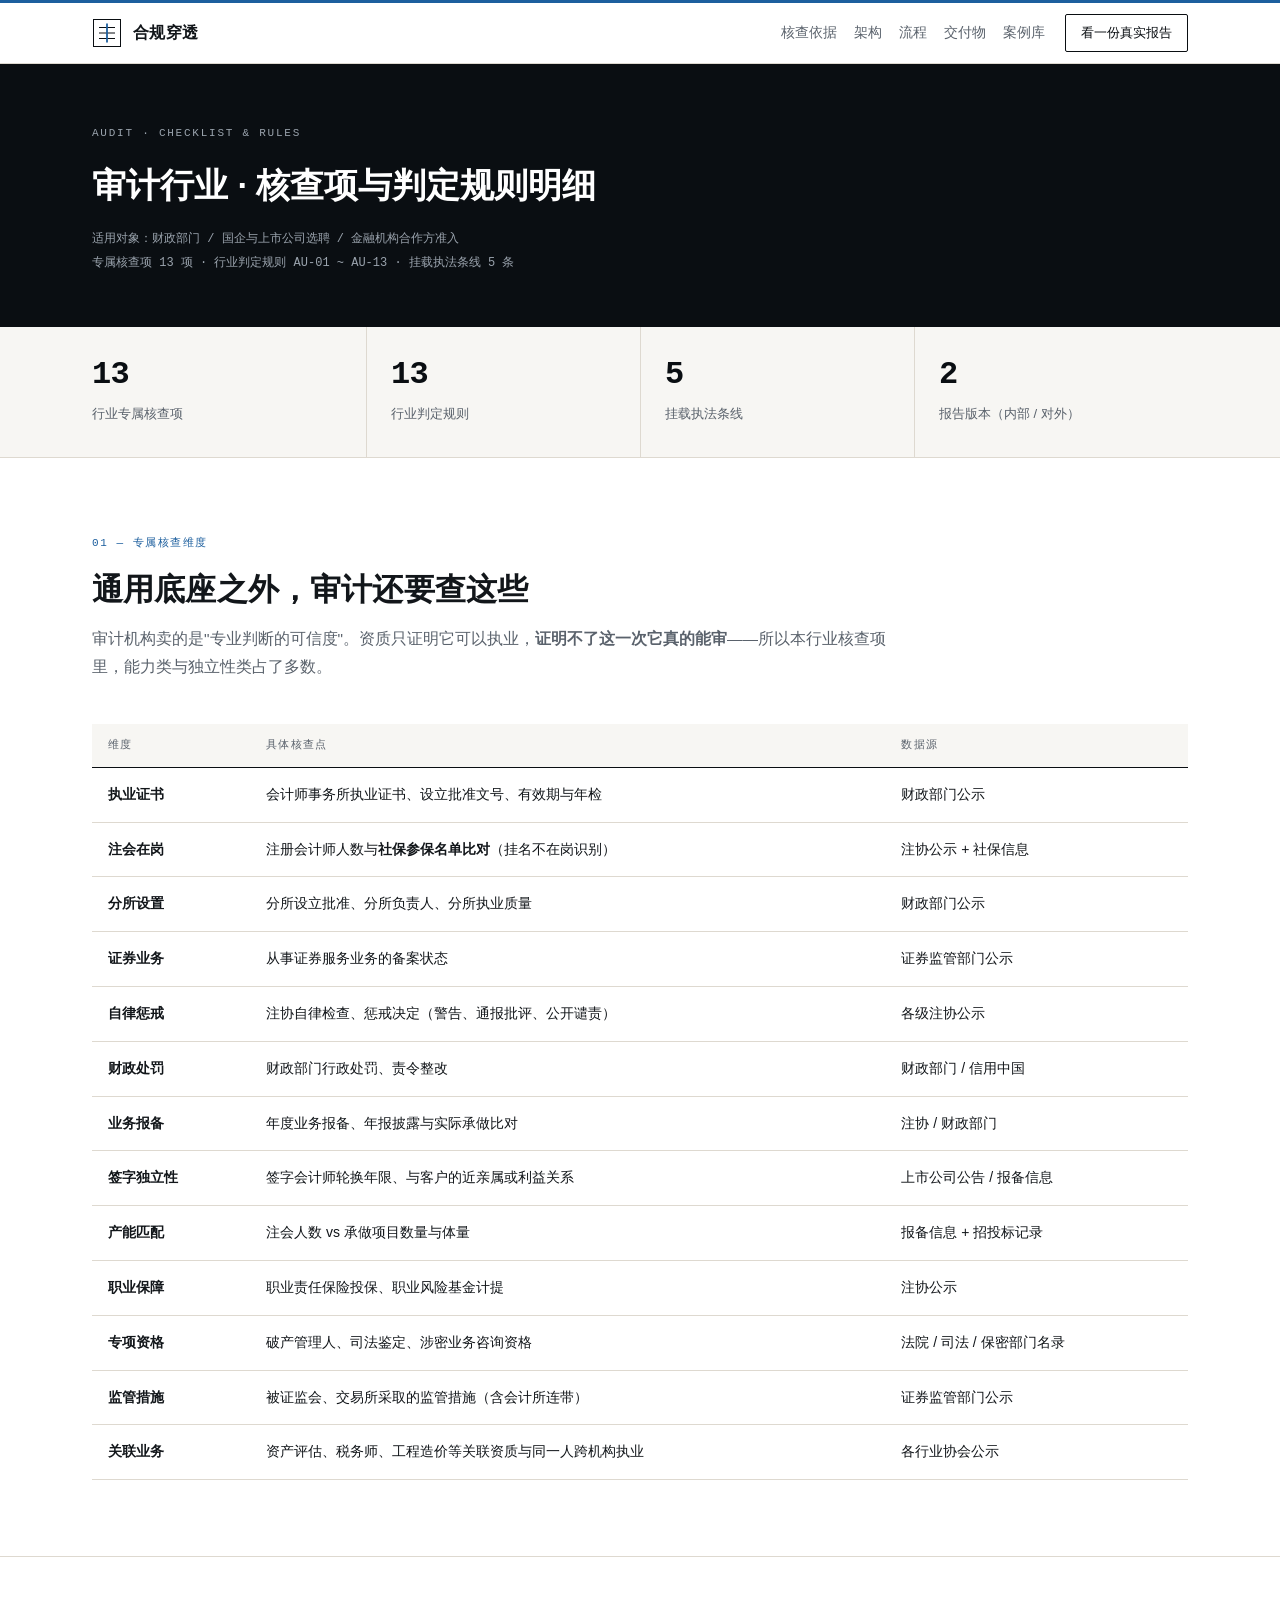
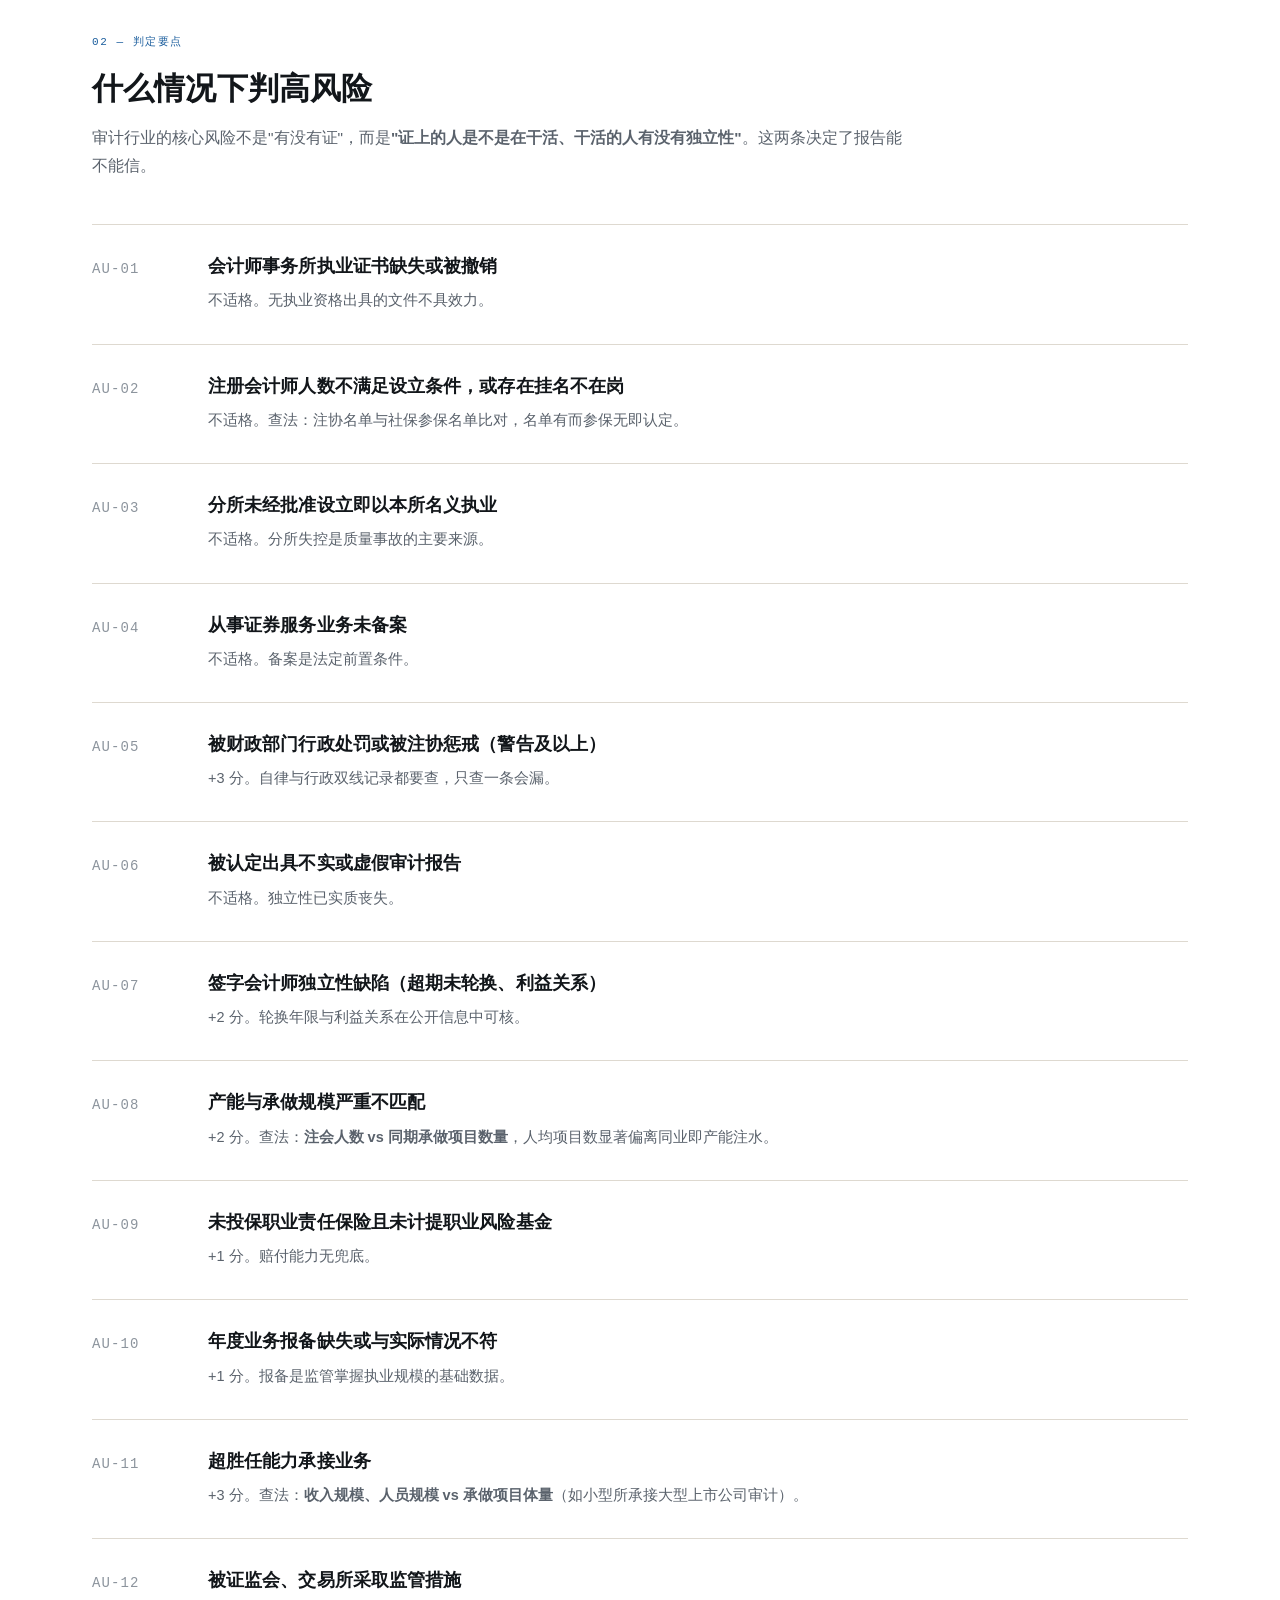
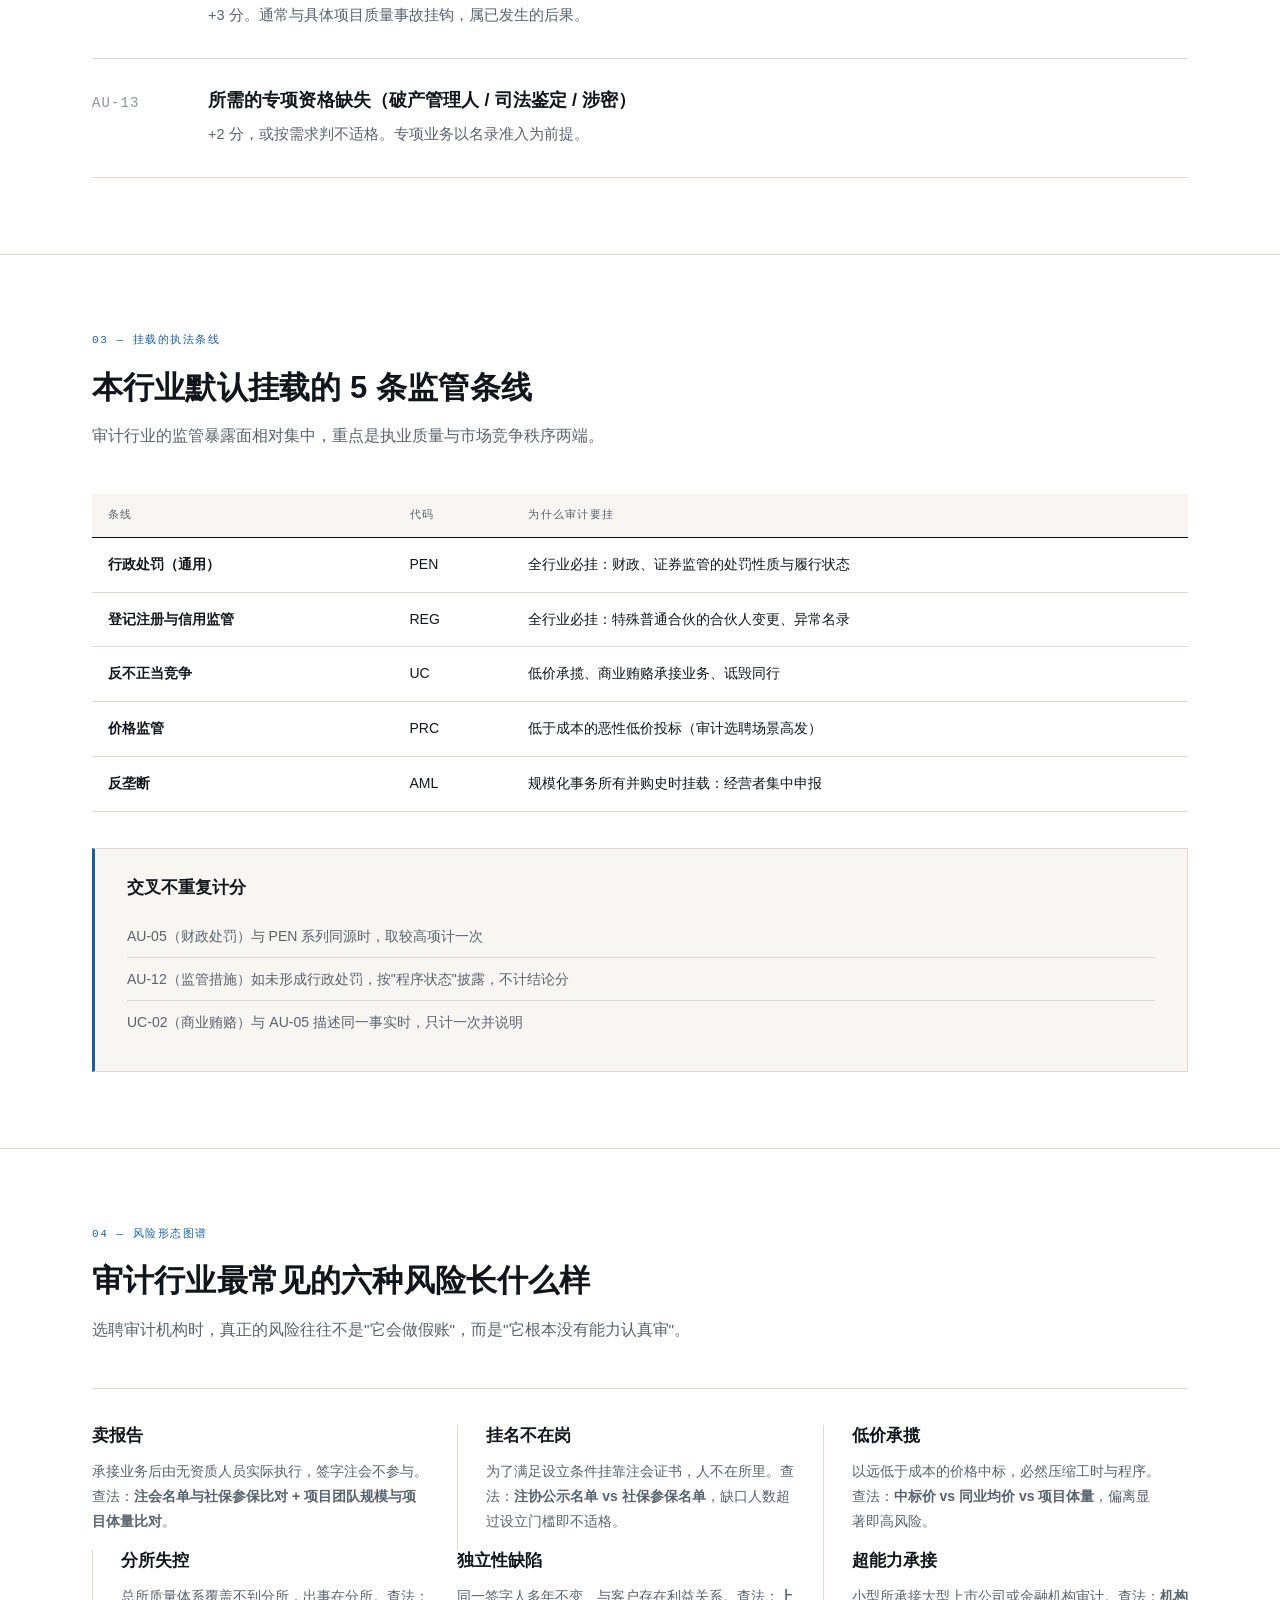
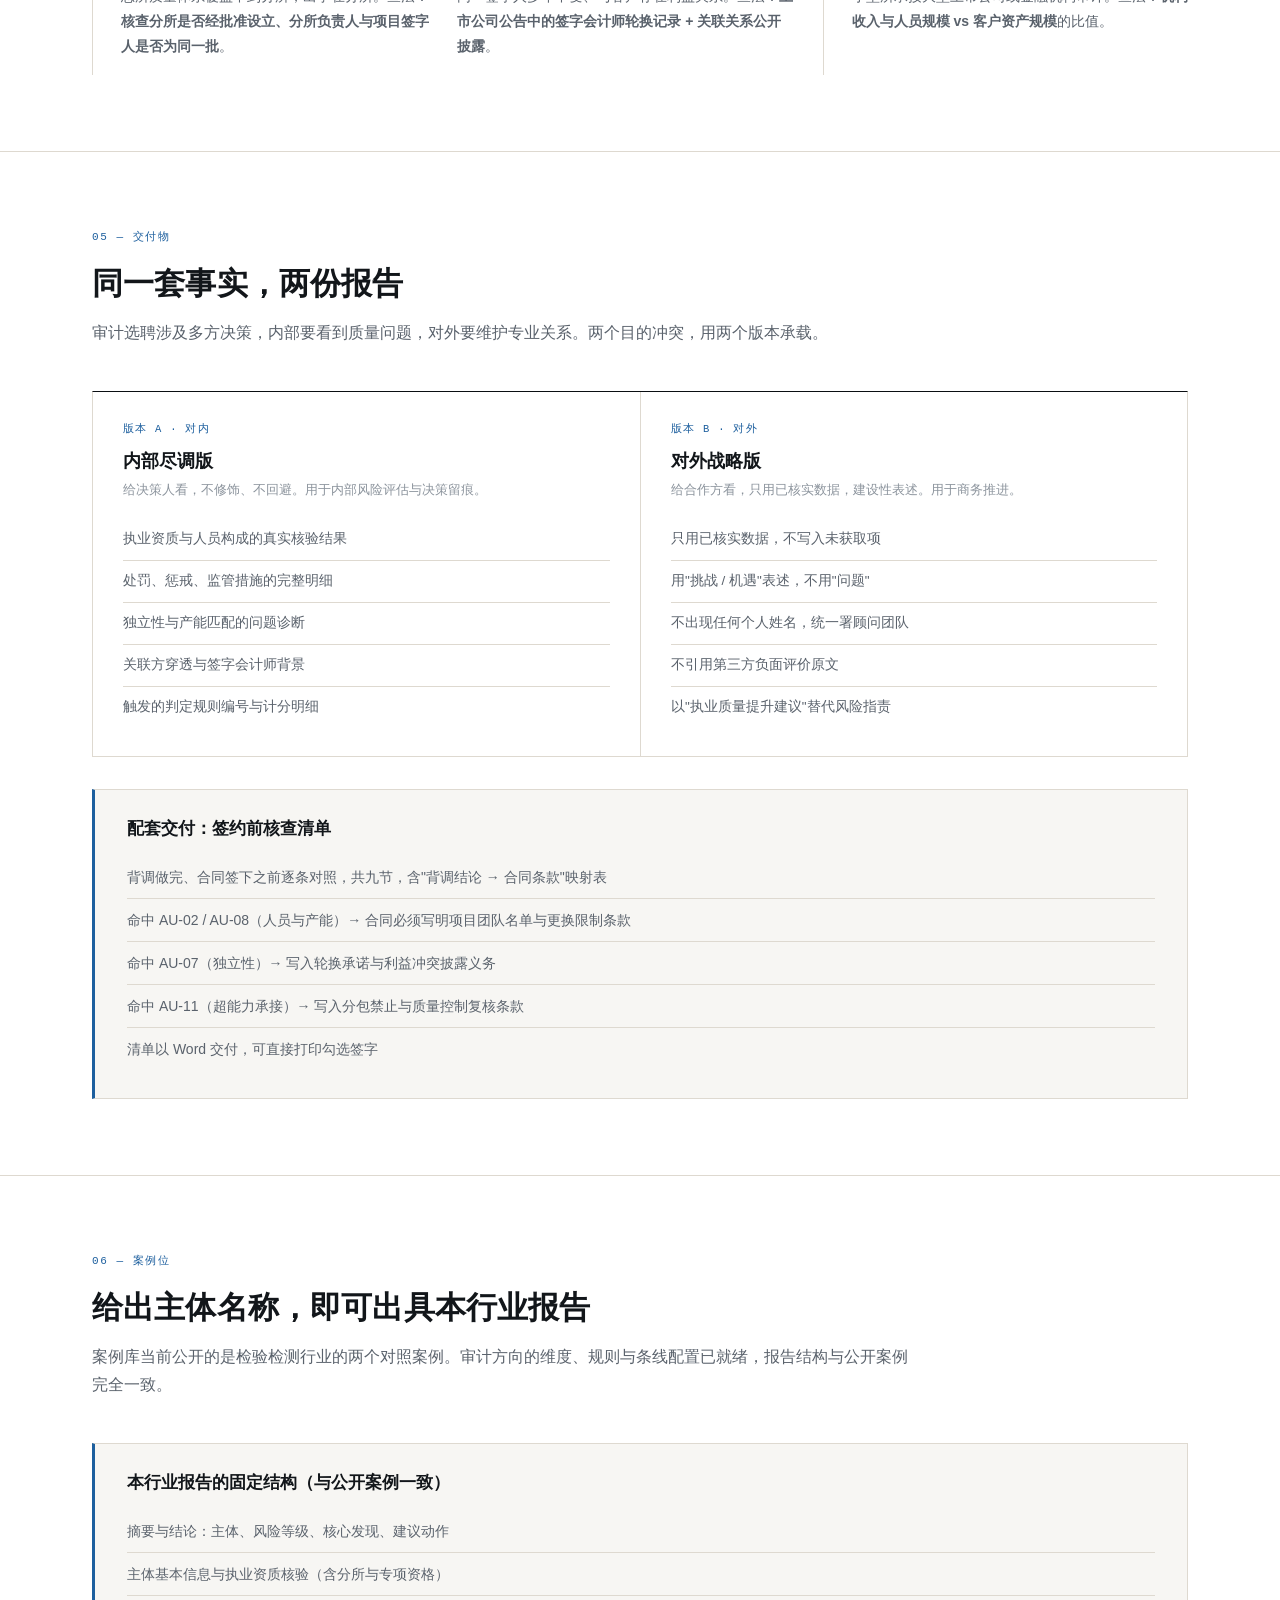
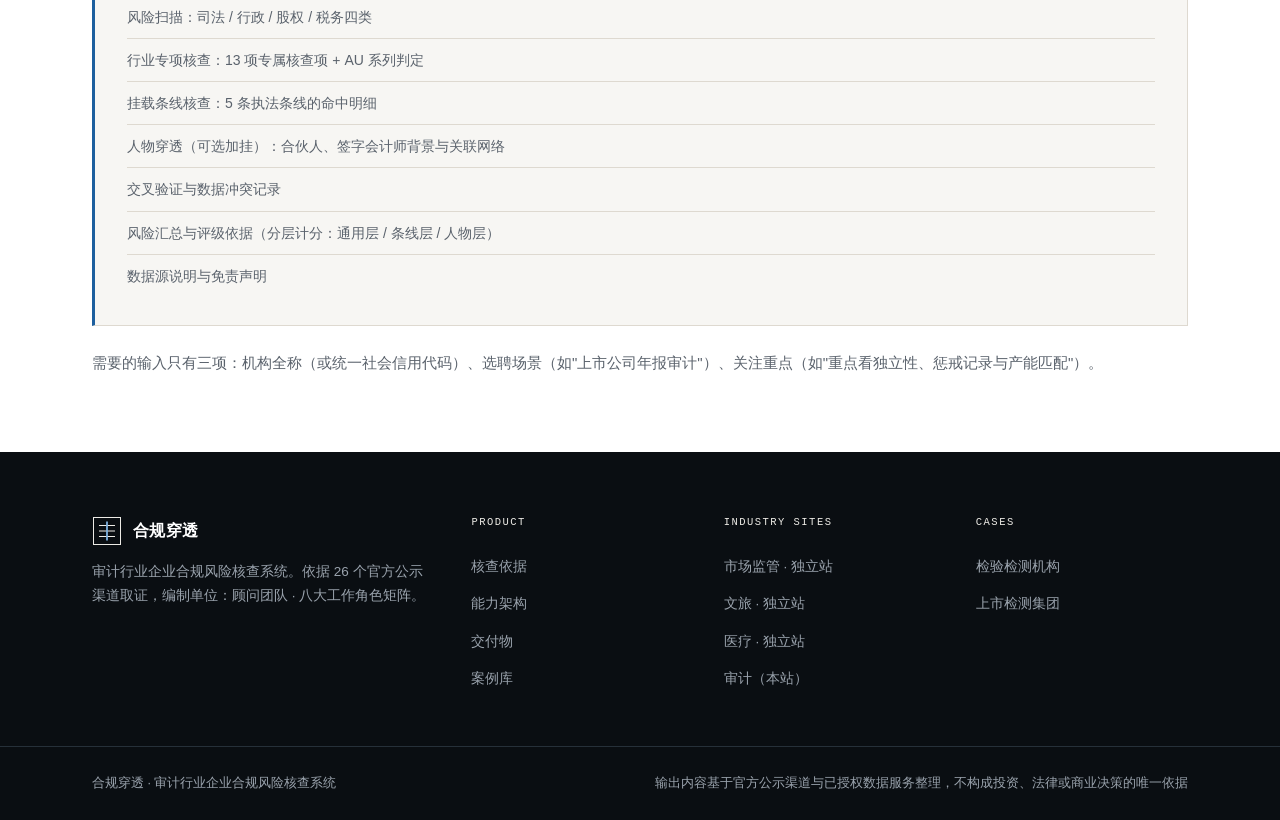
<file: industries/audit.html>
<!DOCTYPE html>
<html lang="zh-CN">
<head>
<meta charset="utf-8">
<meta name="viewport" content="width=device-width,initial-scale=1">
<title>审计行业 · 核查项与判定规则明细｜合规穿透</title>
<meta name="description" content="审计行业专属核查项 13 项与判定规则 AU-01~AU-13：事务所执业证书、注册会计师在岗核验、分所批准、证券服务业务备案、注协惩戒与财政处罚、签字会计师独立性与产能比对。">
<link rel="icon" type="image/svg+xml" href="../assets/favicon.svg">
<link rel="stylesheet" href="../assets/style.css">
</head>
<body>

<div class="brandbar"></div>

<nav class="nav">
  <div class="nav-in">
    <a class="logo" href="../index.html">
      <svg class="mark" viewBox="0 0 30 30" aria-hidden="true">
        <rect class="box" x="1.5" y="1.5" width="27" height="27"/>
        <line class="bar" x1="7" y1="9.5" x2="23" y2="9.5"/>
        <line class="bar" x1="7" y1="15" x2="23" y2="15"/>
        <line class="bar" x1="7" y1="20.5" x2="23" y2="20.5"/>
        <line class="pen" x1="15" y1="5.5" x2="15" y2="24.5"/>
      </svg>
      <span class="brand-t"><b>合规穿透</b><i>Audit</i></span>
    </a>
    <div class="nav-links">
      <a href="../index.html#sources">核查依据</a>
      <a href="../index.html#architecture">架构</a>
      <a href="../index.html#process">流程</a>
      <a href="#deliver">交付物</a>
      <a href="../cases/index.html">案例库</a>
    </div>
    <a class="nav-cta" href="../cases/2026-10-02_粤深测检测.html">看一份真实报告</a>
  </div>
</nav>

<header class="doc-h">
  <div class="wrap">
    <div class="kicker">Audit · Checklist &amp; Rules</div>
    <h1>审计行业 · 核查项与判定规则明细</h1>
    <div class="meta">
      适用对象：财政部门 / 国企与上市公司选聘 / 金融机构合作方准入<br>
      专属核查项 13 项 · 行业判定规则 AU-01 ~ AU-13 · 挂载执法条线 5 条
    </div>
  </div>
</header>

<div class="statbar">
  <div class="statbar-in">
    <div class="stat"><span class="v">13</span><span class="k">行业专属核查项</span></div>
    <div class="stat"><span class="v">13</span><span class="k">行业判定规则</span></div>
    <div class="stat"><span class="v">5</span><span class="k">挂载执法条线</span></div>
    <div class="stat"><span class="v">2</span><span class="k">报告版本（内部 / 对外）</span></div>
  </div>
</div>

<section class="sec">
  <div class="wrap">
    <div class="sec-head">
      <span class="sec-idx">01 — 专属核查维度</span>
      <h2>通用底座之外，审计还要查这些</h2>
      <p>审计机构卖的是"专业判断的可信度"。资质只证明它可以执业，<b>证明不了这一次它真的能审</b>——所以本行业核查项里，能力类与独立性类占了多数。</p>
    </div>
    <table class="tbl">
      <thead>
        <tr><th>维度</th><th>具体核查点</th><th>数据源</th></tr>
      </thead>
      <tbody>
        <tr><td>执业证书</td><td>会计师事务所执业证书、设立批准文号、有效期与年检</td><td>财政部门公示</td></tr>
        <tr><td>注会在岗</td><td>注册会计师人数与<b>社保参保名单比对</b>（挂名不在岗识别）</td><td>注协公示 + 社保信息</td></tr>
        <tr><td>分所设置</td><td>分所设立批准、分所负责人、分所执业质量</td><td>财政部门公示</td></tr>
        <tr><td>证券业务</td><td>从事证券服务业务的备案状态</td><td>证券监管部门公示</td></tr>
        <tr><td>自律惩戒</td><td>注协自律检查、惩戒决定（警告、通报批评、公开谴责）</td><td>各级注协公示</td></tr>
        <tr><td>财政处罚</td><td>财政部门行政处罚、责令整改</td><td>财政部门 / 信用中国</td></tr>
        <tr><td>业务报备</td><td>年度业务报备、年报披露与实际承做比对</td><td>注协 / 财政部门</td></tr>
        <tr><td>签字独立性</td><td>签字会计师轮换年限、与客户的近亲属或利益关系</td><td>上市公司公告 / 报备信息</td></tr>
        <tr><td>产能匹配</td><td>注会人数 vs 承做项目数量与体量</td><td>报备信息 + 招投标记录</td></tr>
        <tr><td>职业保障</td><td>职业责任保险投保、职业风险基金计提</td><td>注协公示</td></tr>
        <tr><td>专项资格</td><td>破产管理人、司法鉴定、涉密业务咨询资格</td><td>法院 / 司法 / 保密部门名录</td></tr>
        <tr><td>监管措施</td><td>被证监会、交易所采取的监管措施（含会计所连带）</td><td>证券监管部门公示</td></tr>
        <tr><td>关联业务</td><td>资产评估、税务师、工程造价等关联资质与同一人跨机构执业</td><td>各行业协会公示</td></tr>
      </tbody>
    </table>
  </div>
</section>

<section class="sec">
  <div class="wrap">
    <div class="sec-head">
      <span class="sec-idx">02 — 判定要点</span>
      <h2>什么情况下判高风险</h2>
      <p>审计行业的核心风险不是"有没有证"，而是<b>"证上的人是不是在干活、干活的人有没有独立性"</b>。这两条决定了报告能不能信。</p>
    </div>
    <div class="rows">
      <div class="row"><div class="n">AU-01</div><div><h3>会计师事务所执业证书缺失或被撤销</h3><p>不适格。无执业资格出具的文件不具效力。</p></div></div>
      <div class="row"><div class="n">AU-02</div><div><h3>注册会计师人数不满足设立条件，或存在挂名不在岗</h3><p>不适格。查法：注协名单与社保参保名单比对，名单有而参保无即认定。</p></div></div>
      <div class="row"><div class="n">AU-03</div><div><h3>分所未经批准设立即以本所名义执业</h3><p>不适格。分所失控是质量事故的主要来源。</p></div></div>
      <div class="row"><div class="n">AU-04</div><div><h3>从事证券服务业务未备案</h3><p>不适格。备案是法定前置条件。</p></div></div>
      <div class="row"><div class="n">AU-05</div><div><h3>被财政部门行政处罚或被注协惩戒（警告及以上）</h3><p>+3 分。自律与行政双线记录都要查，只查一条会漏。</p></div></div>
      <div class="row"><div class="n">AU-06</div><div><h3>被认定出具不实或虚假审计报告</h3><p>不适格。独立性已实质丧失。</p></div></div>
      <div class="row"><div class="n">AU-07</div><div><h3>签字会计师独立性缺陷（超期未轮换、利益关系）</h3><p>+2 分。轮换年限与利益关系在公开信息中可核。</p></div></div>
      <div class="row"><div class="n">AU-08</div><div><h3>产能与承做规模严重不匹配</h3><p>+2 分。查法：<b>注会人数 vs 同期承做项目数量</b>，人均项目数显著偏离同业即产能注水。</p></div></div>
      <div class="row"><div class="n">AU-09</div><div><h3>未投保职业责任保险且未计提职业风险基金</h3><p>+1 分。赔付能力无兜底。</p></div></div>
      <div class="row"><div class="n">AU-10</div><div><h3>年度业务报备缺失或与实际情况不符</h3><p>+1 分。报备是监管掌握执业规模的基础数据。</p></div></div>
      <div class="row"><div class="n">AU-11</div><div><h3>超胜任能力承接业务</h3><p>+3 分。查法：<b>收入规模、人员规模 vs 承做项目体量</b>（如小型所承接大型上市公司审计）。</p></div></div>
      <div class="row"><div class="n">AU-12</div><div><h3>被证监会、交易所采取监管措施</h3><p>+3 分。通常与具体项目质量事故挂钩，属已发生的后果。</p></div></div>
      <div class="row"><div class="n">AU-13</div><div><h3>所需的专项资格缺失（破产管理人 / 司法鉴定 / 涉密）</h3><p>+2 分，或按需求判不适格。专项业务以名录准入为前提。</p></div></div>
    </div>
  </div>
</section>

<section class="sec">
  <div class="wrap">
    <div class="sec-head">
      <span class="sec-idx">03 — 挂载的执法条线</span>
      <h2>本行业默认挂载的 5 条监管条线</h2>
      <p>审计行业的监管暴露面相对集中，重点是执业质量与市场竞争秩序两端。</p>
    </div>
    <table class="tbl">
      <thead>
        <tr><th>条线</th><th>代码</th><th>为什么审计要挂</th></tr>
      </thead>
      <tbody>
        <tr><td>行政处罚（通用）</td><td>PEN</td><td>全行业必挂：财政、证券监管的处罚性质与履行状态</td></tr>
        <tr><td>登记注册与信用监管</td><td>REG</td><td>全行业必挂：特殊普通合伙的合伙人变更、异常名录</td></tr>
        <tr><td>反不正当竞争</td><td>UC</td><td>低价承揽、商业贿赂承接业务、诋毁同行</td></tr>
        <tr><td>价格监管</td><td>PRC</td><td>低于成本的恶性低价投标（审计选聘场景高发）</td></tr>
        <tr><td>反垄断</td><td>AML</td><td>规模化事务所有并购史时挂载：经营者集中申报</td></tr>
      </tbody>
    </table>
    <div class="note" style="margin-top:36px">
      <h3>交叉不重复计分</h3>
      <ul>
        <li>AU-05（财政处罚）与 PEN 系列同源时，取较高项计一次</li>
        <li>AU-12（监管措施）如未形成行政处罚，按"程序状态"披露，不计结论分</li>
        <li>UC-02（商业贿赂）与 AU-05 描述同一事实时，只计一次并说明</li>
      </ul>
    </div>
  </div>
</section>

<section class="sec">
  <div class="wrap">
    <div class="sec-head">
      <span class="sec-idx">04 — 风险形态图谱</span>
      <h2>审计行业最常见的六种风险长什么样</h2>
      <p>选聘审计机构时，真正的风险往往不是"它会做假账"，而是"它根本没有能力认真审"。</p>
    </div>
    <div class="cols3">
      <div class="col">
        <h3>卖报告</h3>
        <p>承接业务后由无资质人员实际执行，签字注会不参与。查法：<b>注会名单与社保参保比对 + 项目团队规模与项目体量比对</b>。</p>
      </div>
      <div class="col">
        <h3>挂名不在岗</h3>
        <p>为了满足设立条件挂靠注会证书，人不在所里。查法：<b>注协公示名单 vs 社保参保名单</b>，缺口人数超过设立门槛即不适格。</p>
      </div>
      <div class="col">
        <h3>低价承揽</h3>
        <p>以远低于成本的价格中标，必然压缩工时与程序。查法：<b>中标价 vs 同业均价 vs 项目体量</b>，偏离显著即高风险。</p>
      </div>
      <div class="col">
        <h3>分所失控</h3>
        <p>总所质量体系覆盖不到分所，出事在分所。查法：<b>核查分所是否经批准设立、分所负责人与项目签字人是否为同一批</b>。</p>
      </div>
      <div class="col" style="border-left:0;padding-left:0">
        <h3>独立性缺陷</h3>
        <p>同一签字人多年不变、与客户存在利益关系。查法：<b>上市公司公告中的签字会计师轮换记录 + 关联关系公开披露</b>。</p>
      </div>
      <div class="col">
        <h3>超能力承接</h3>
        <p>小型所承接大型上市公司或金融机构审计。查法：<b>机构收入与人员规模 vs 客户资产规模</b>的比值。</p>
      </div>
    </div>
  </div>
</section>

<section class="sec" id="deliver">
  <div class="wrap">
    <div class="sec-head">
      <span class="sec-idx">05 — 交付物</span>
      <h2>同一套事实，两份报告</h2>
      <p>审计选聘涉及多方决策，内部要看到质量问题，对外要维护专业关系。两个目的冲突，用两个版本承载。</p>
    </div>
    <div class="dual">
      <div class="dual-c">
        <span class="lab">版本 A · 对内</span>
        <h3>内部尽调版</h3>
        <p class="sub">给决策人看，不修饰、不回避。用于内部风险评估与决策留痕。</p>
        <ul>
          <li>执业资质与人员构成的真实核验结果</li>
          <li>处罚、惩戒、监管措施的完整明细</li>
          <li>独立性与产能匹配的问题诊断</li>
          <li>关联方穿透与签字会计师背景</li>
          <li>触发的判定规则编号与计分明细</li>
        </ul>
      </div>
      <div class="dual-c">
        <span class="lab">版本 B · 对外</span>
        <h3>对外战略版</h3>
        <p class="sub">给合作方看，只用已核实数据，建设性表述。用于商务推进。</p>
        <ul>
          <li>只用已核实数据，不写入未获取项</li>
          <li>用"挑战 / 机遇"表述，不用"问题"</li>
          <li>不出现任何个人姓名，统一署顾问团队</li>
          <li>不引用第三方负面评价原文</li>
          <li>以"执业质量提升建议"替代风险指责</li>
        </ul>
      </div>
    </div>
    <div class="note" style="margin-top:32px">
      <h3>配套交付：签约前核查清单</h3>
      <ul>
        <li>背调做完、合同签下之前逐条对照，共九节，含"背调结论 → 合同条款"映射表</li>
        <li>命中 AU-02 / AU-08（人员与产能）→ 合同必须写明项目团队名单与更换限制条款</li>
        <li>命中 AU-07（独立性）→ 写入轮换承诺与利益冲突披露义务</li>
        <li>命中 AU-11（超能力承接）→ 写入分包禁止与质量控制复核条款</li>
        <li>清单以 Word 交付，可直接打印勾选签字</li>
      </ul>
    </div>
  </div>
</section>

<section class="sec">
  <div class="wrap">
    <div class="sec-head">
      <span class="sec-idx">06 — 案例位</span>
      <h2>给出主体名称，即可出具本行业报告</h2>
      <p>案例库当前公开的是检验检测行业的两个对照案例。审计方向的维度、规则与条线配置已就绪，报告结构与公开案例完全一致。</p>
    </div>
    <div class="note">
      <h3>本行业报告的固定结构（与公开案例一致）</h3>
      <ul>
        <li>摘要与结论：主体、风险等级、核心发现、建议动作</li>
        <li>主体基本信息与执业资质核验（含分所与专项资格）</li>
        <li>风险扫描：司法 / 行政 / 股权 / 税务四类</li>
        <li>行业专项核查：13 项专属核查项 + AU 系列判定</li>
        <li>挂载条线核查：5 条执法条线的命中明细</li>
        <li>人物穿透（可选加挂）：合伙人、签字会计师背景与关联网络</li>
        <li>交叉验证与数据冲突记录</li>
        <li>风险汇总与评级依据（分层计分：通用层 / 条线层 / 人物层）</li>
        <li>数据源说明与免责声明</li>
      </ul>
    </div>
    <p style="margin-top:24px;color:var(--t2)">需要的输入只有三项：机构全称（或统一社会信用代码）、选聘场景（如"上市公司年报审计"）、关注重点（如"重点看独立性、惩戒记录与产能匹配"）。</p>
  </div>
</section>

<footer>
  <div class="foot-grid">
    <div>
      <a class="logo" href="../index.html">
      <svg class="mark" viewBox="0 0 30 30" aria-hidden="true">
        <rect class="box" x="1.5" y="1.5" width="27" height="27"/>
        <line class="bar" x1="7" y1="9.5" x2="23" y2="9.5"/>
        <line class="bar" x1="7" y1="15" x2="23" y2="15"/>
        <line class="bar" x1="7" y1="20.5" x2="23" y2="20.5"/>
        <line class="pen" x1="15" y1="5.5" x2="15" y2="24.5"/>
      </svg>
      <span class="brand-t"><b>合规穿透</b><i>Audit</i></span>
    </a>
      <p class="foot-about">审计行业企业合规风险核查系统。依据 26 个官方公示渠道取证，编制单位：顾问团队 · 八大工作角色矩阵。</p>
    </div>
    <div>
      <h4>PRODUCT</h4>
      <ul>
        <li><a href="../index.html#sources">核查依据</a></li>
        <li><a href="../index.html#architecture">能力架构</a></li>
        <li><a href="../index.html#deliver">交付物</a></li>
        <li><a href="../cases/index.html">案例库</a></li>
      </ul>
    </div>
    <div>
      <h4>INDUSTRY SITES</h4>
      <ul>
        <li><a href="market.html">市场监管 · 独立站</a></li>
        <li><a href="culture-tourism.html">文旅 · 独立站</a></li>
        <li><a href="medical.html">医疗 · 独立站</a></li>
        <li><a href="audit.html">审计（本站）</a></li>
      </ul>
    </div>
    <div>
      <h4>CASES</h4>
      <ul>
        <li><a href="../cases/2026-10-02_粤深测检测.html">检验检测机构</a></li>
        <li><a href="../cases/2026-10-02_华测检测.html">上市检测集团</a></li>
      </ul>
    </div>
  </div>
  <div class="foot-bottom">
    <div class="foot-bottom-in">
      <span>合规穿透 · 审计行业企业合规风险核查系统</span>
      <span>输出内容基于官方公示渠道与已授权数据服务整理，不构成投资、法律或商业决策的唯一依据</span>
    </div>
  </div>
</footer>

</body>
</html>
</file>
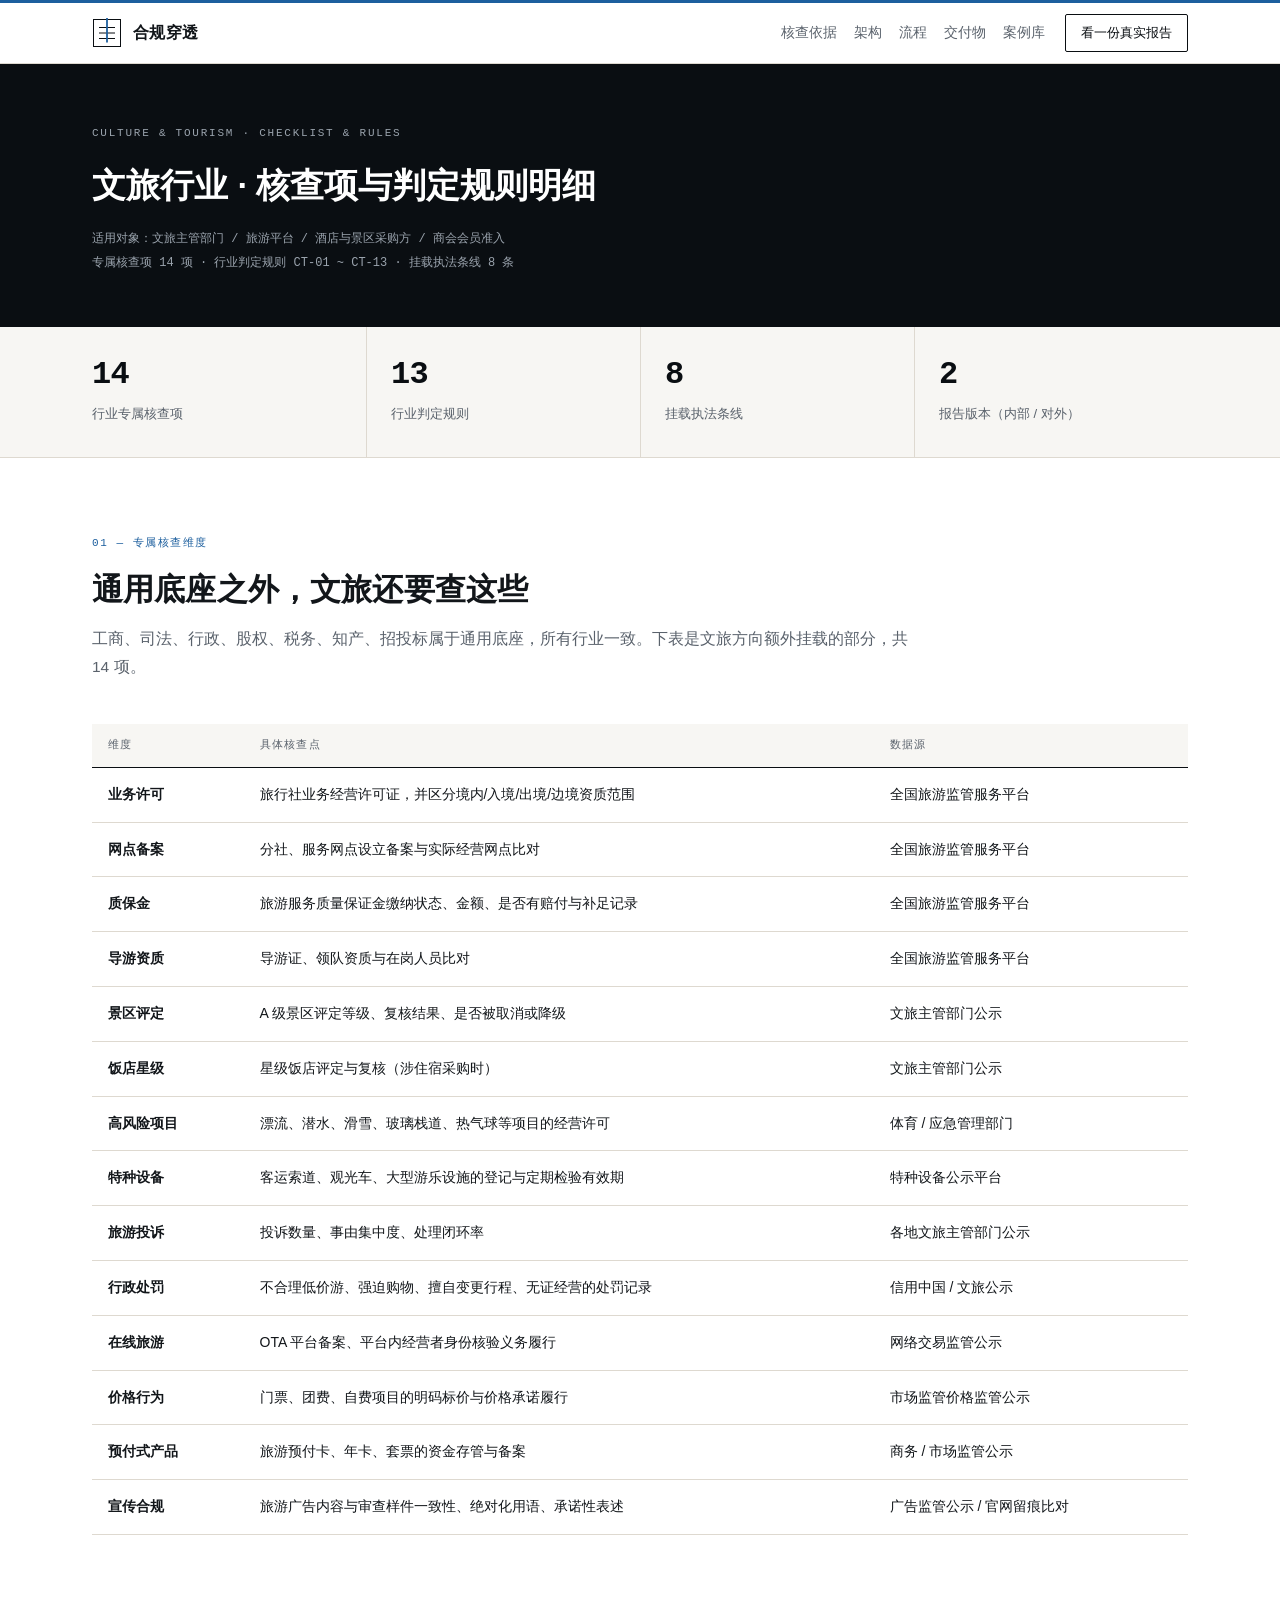
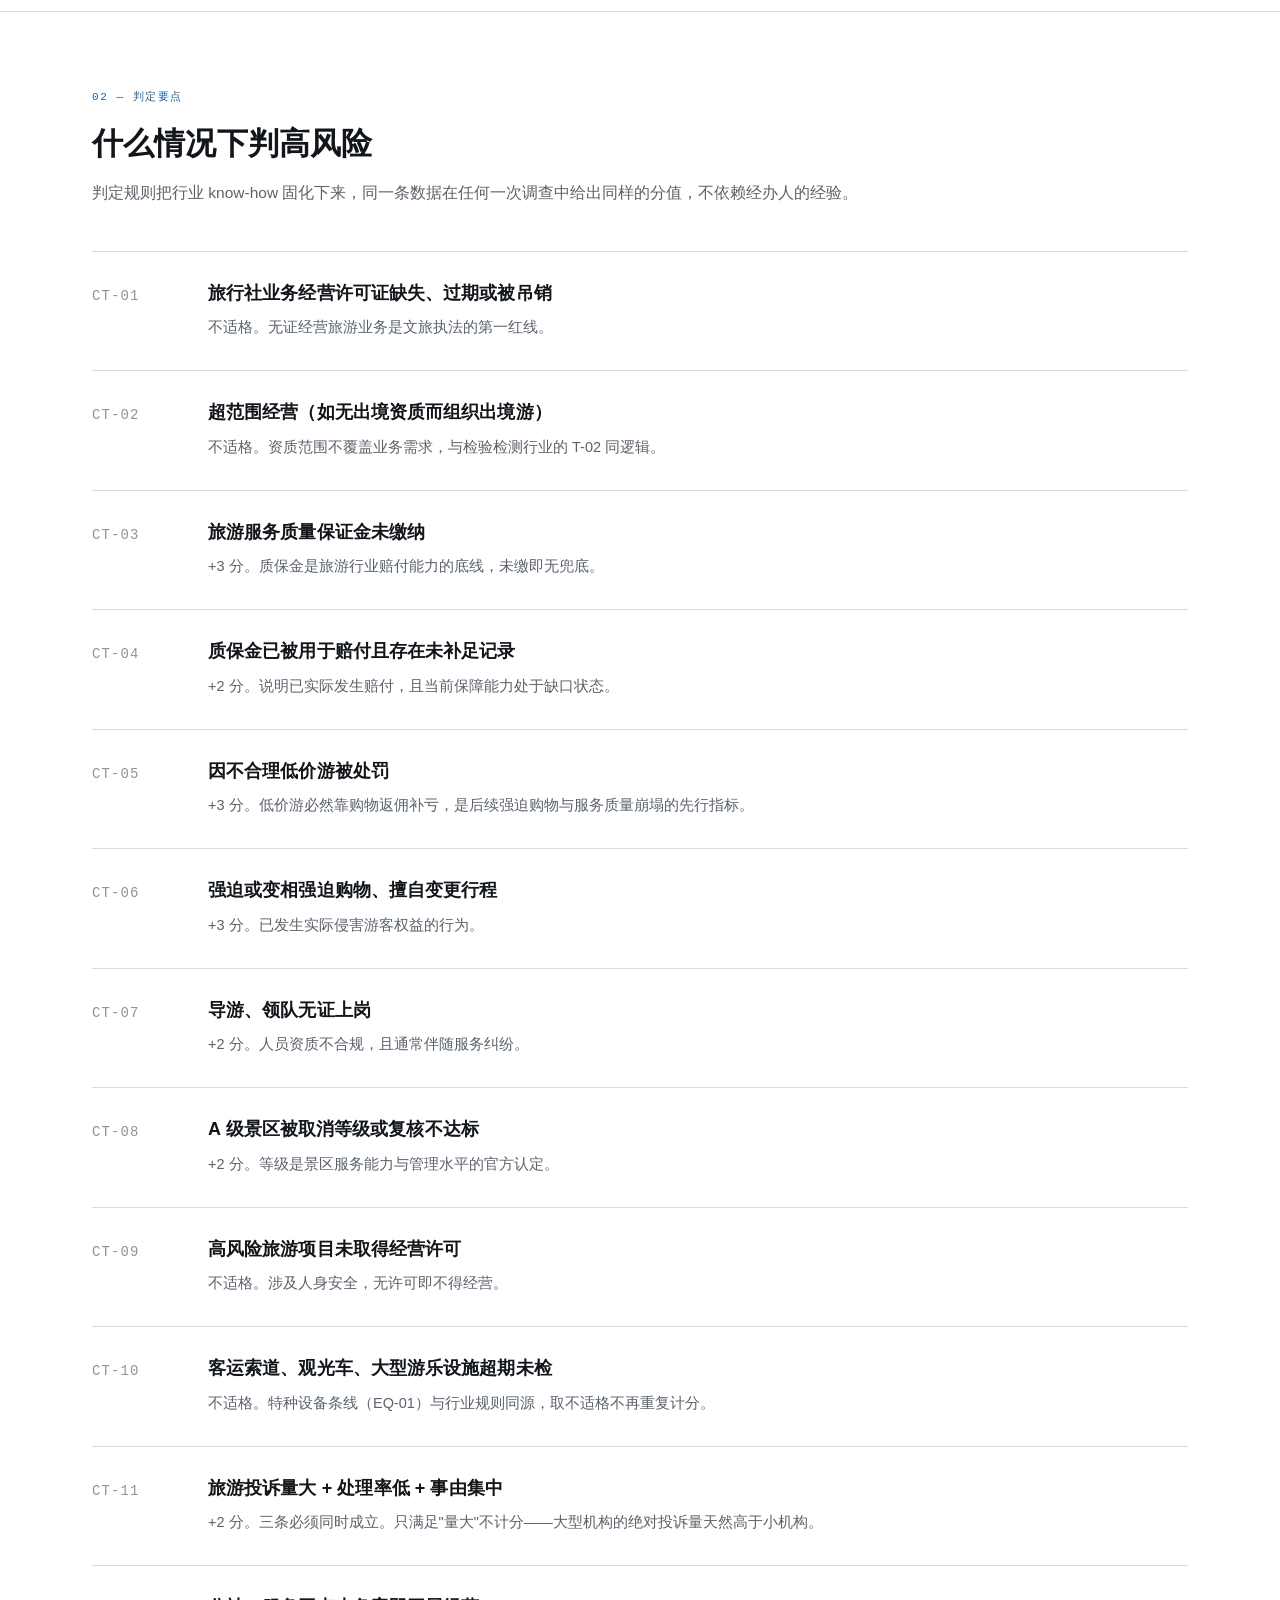
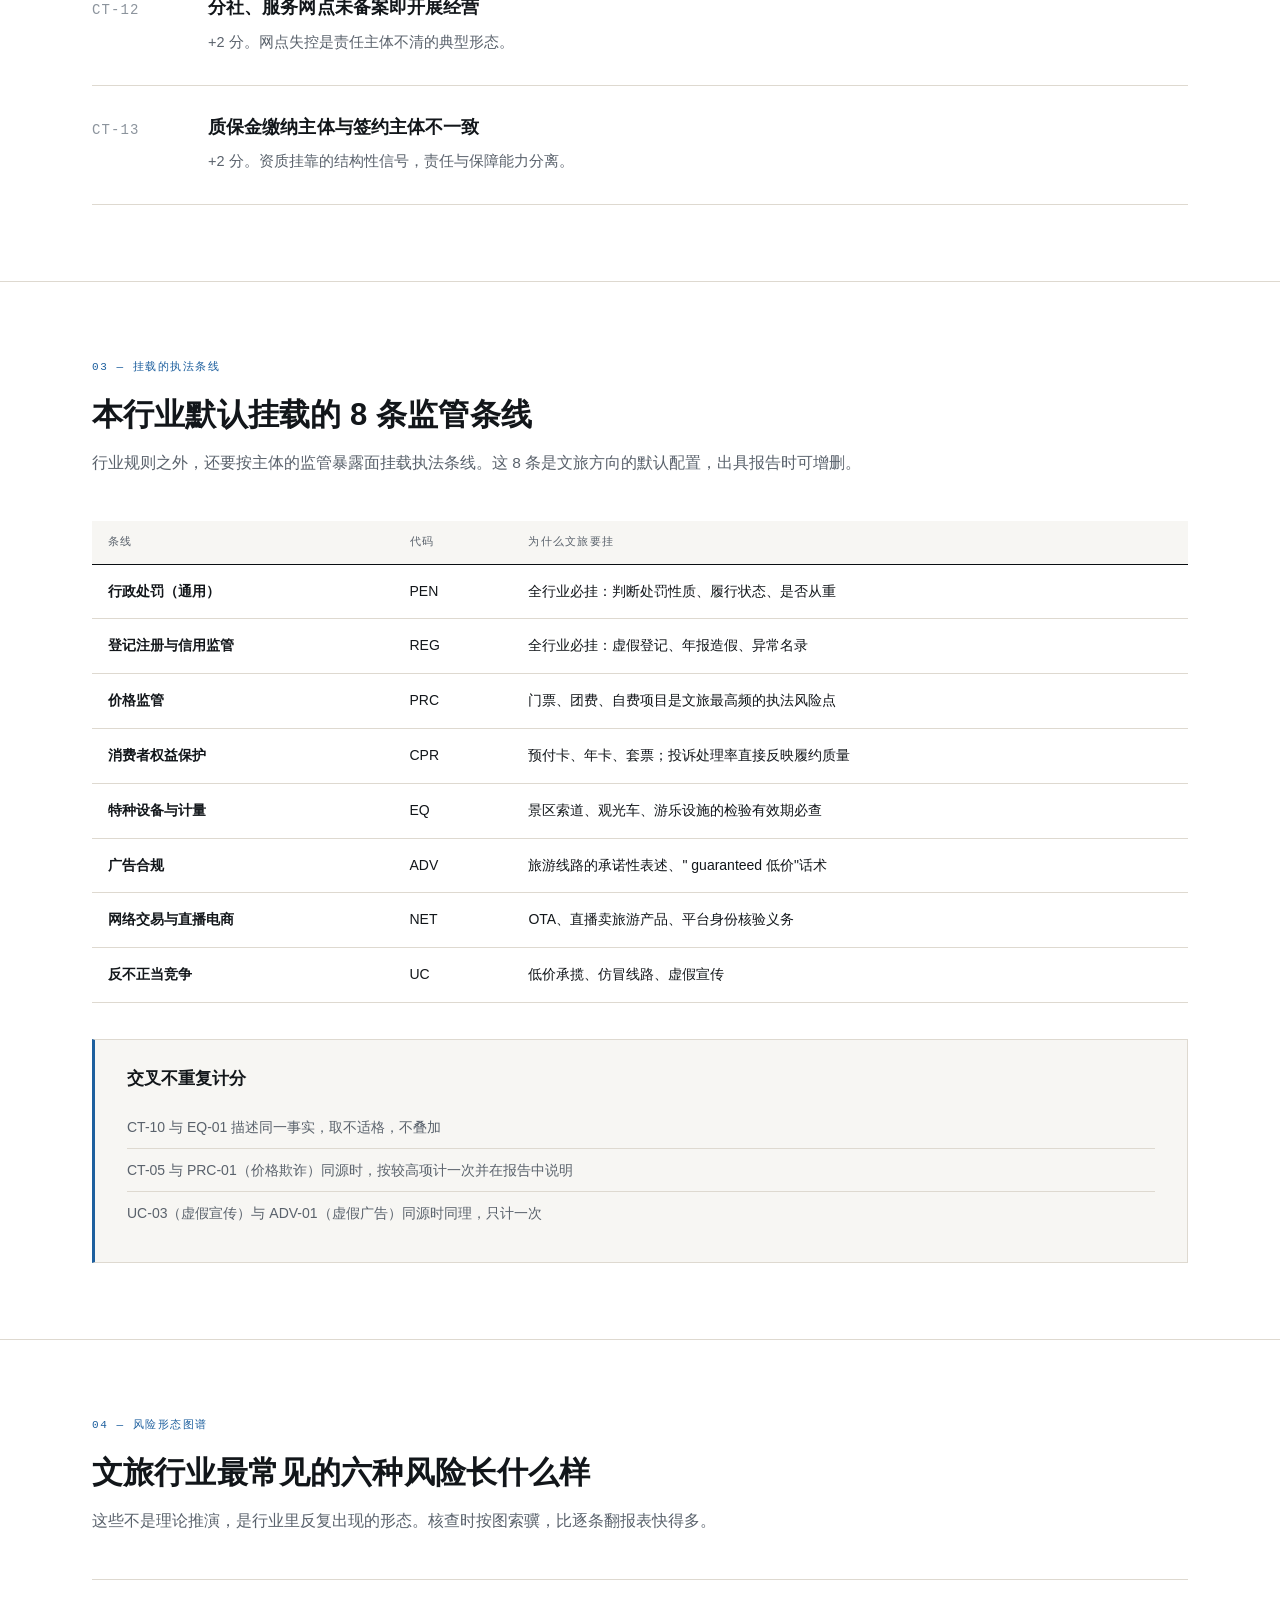
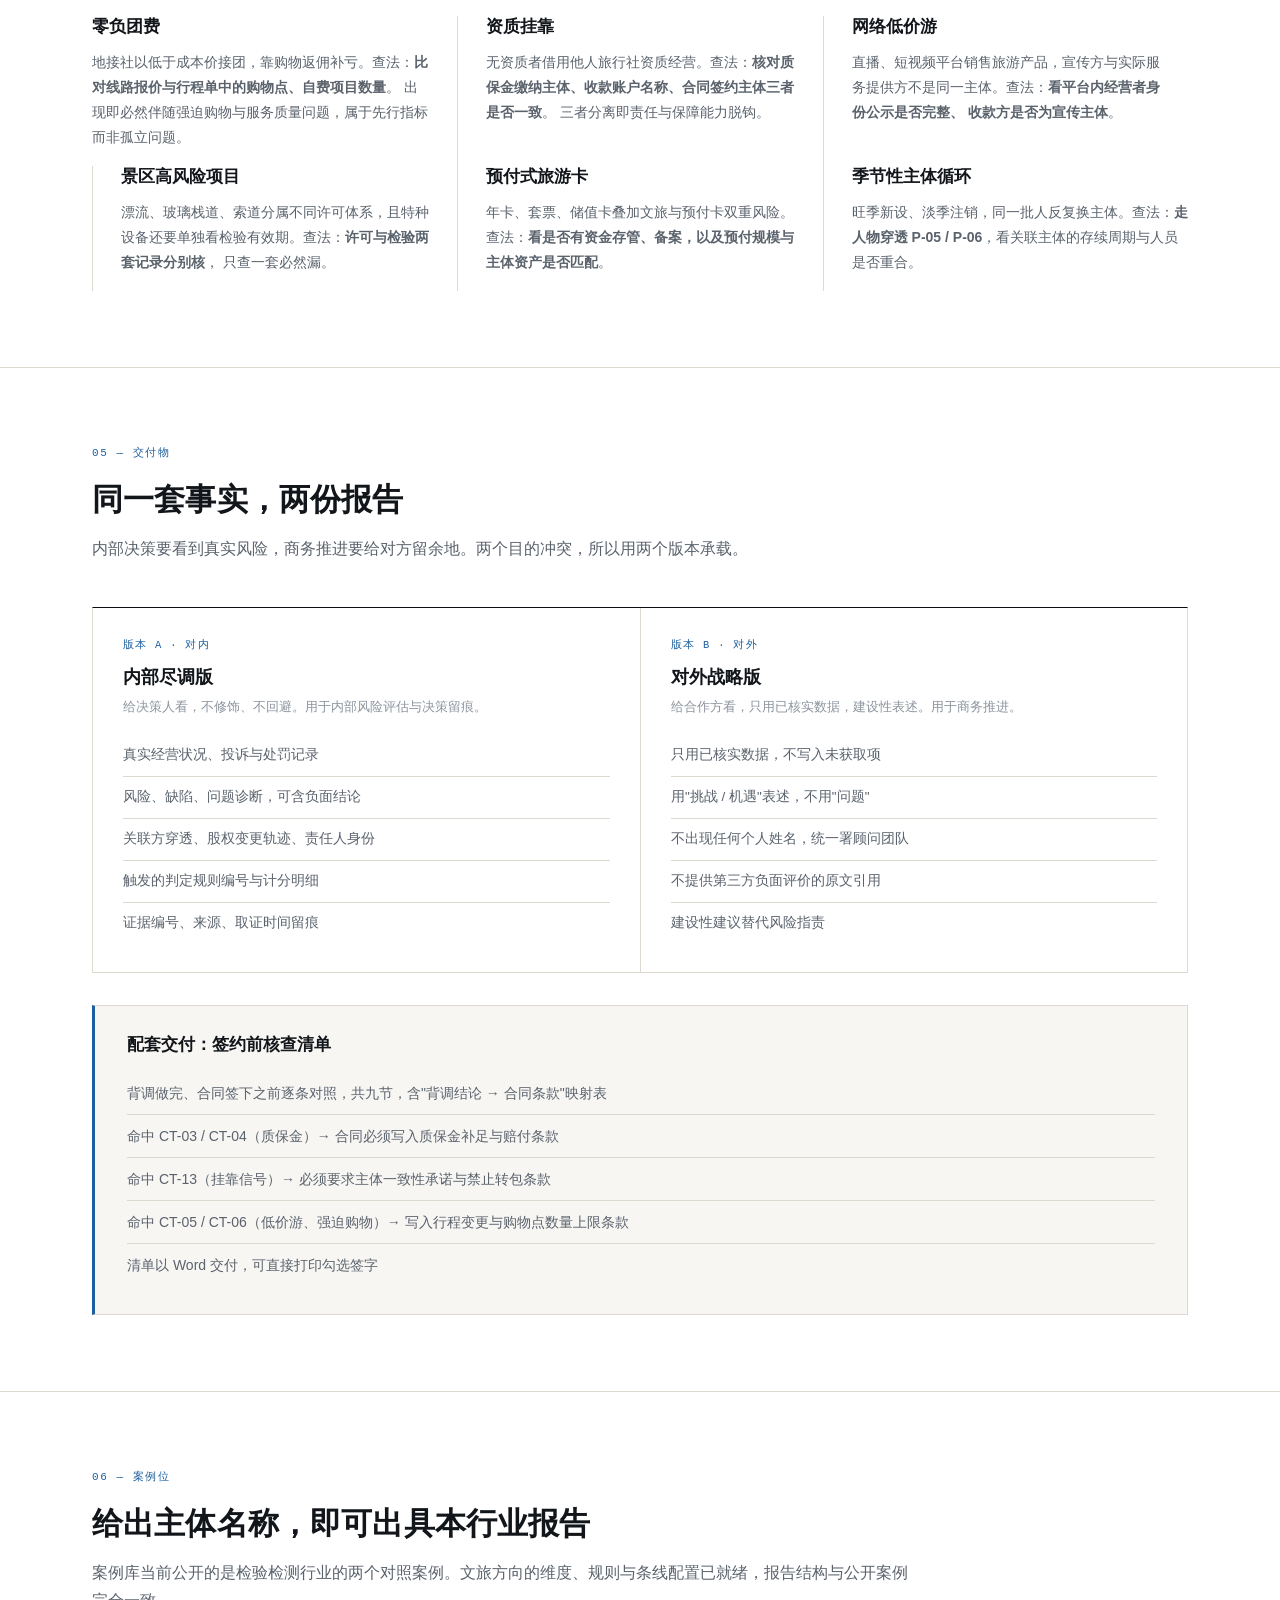
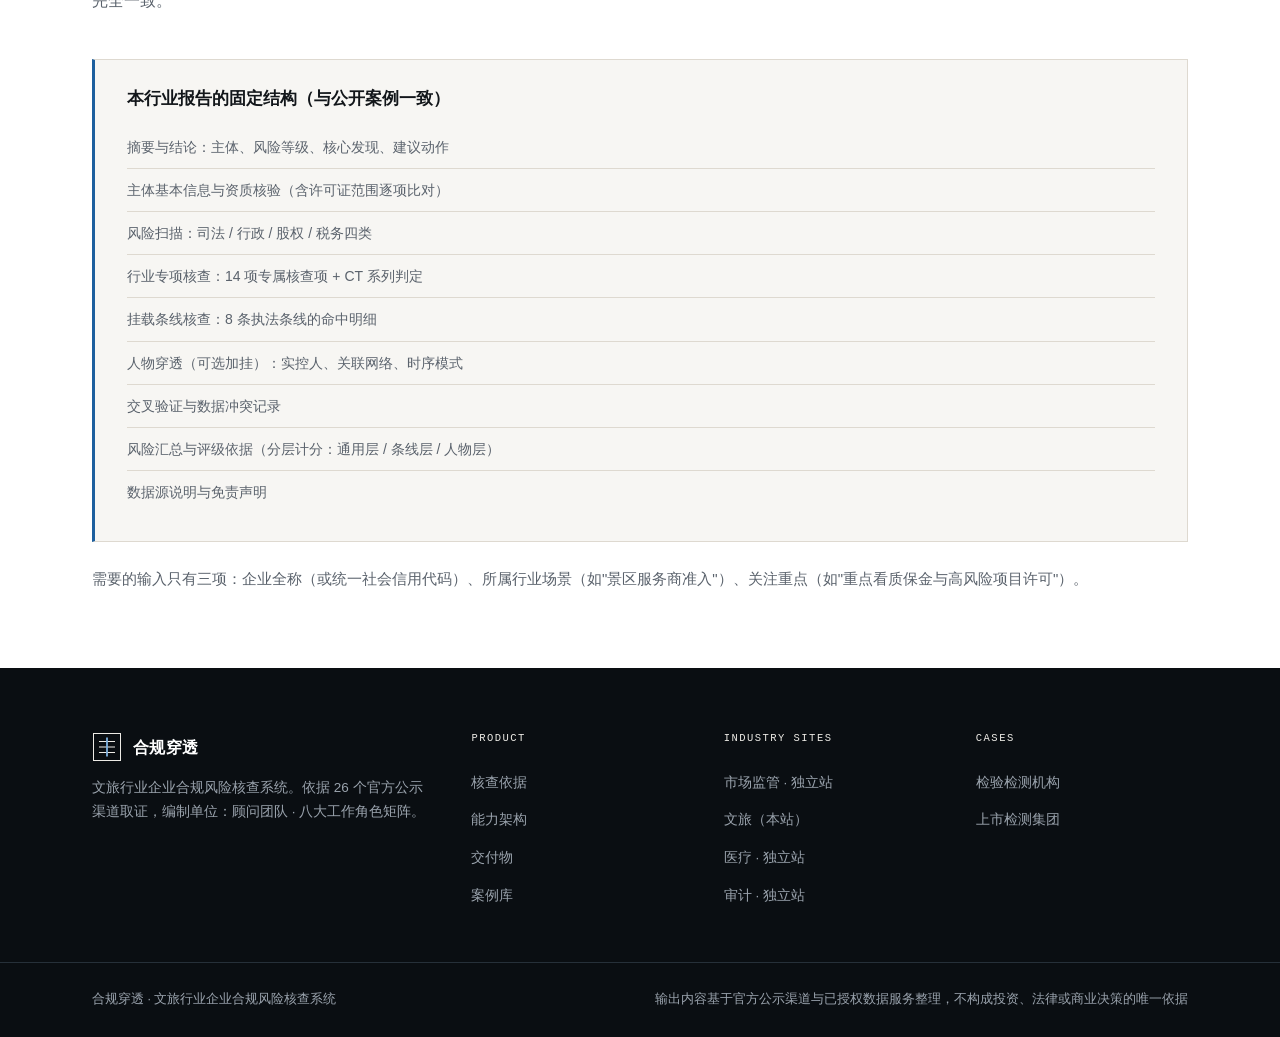
<file: industries/culture-tourism.html>
<!DOCTYPE html>
<html lang="zh-CN">
<head>
<meta charset="utf-8">
<meta name="viewport" content="width=device-width,initial-scale=1">
<title>文旅行业 · 核查项与判定规则明细｜合规穿透</title>
<meta name="description" content="文旅行业专属核查项 14 项与判定规则 CT-01~CT-13：旅行社业务许可、服务质量保证金、超范围经营、不合理低价游、高风险旅游项目许可、特种设备检验、预付式旅游卡。">
<link rel="icon" type="image/svg+xml" href="../assets/favicon.svg">
<link rel="stylesheet" href="../assets/style.css">
</head>
<body>

<div class="brandbar"></div>

<nav class="nav">
  <div class="nav-in">
    <a class="logo" href="../index.html">
      <svg class="mark" viewBox="0 0 30 30" aria-hidden="true">
        <rect class="box" x="1.5" y="1.5" width="27" height="27"/>
        <line class="bar" x1="7" y1="9.5" x2="23" y2="9.5"/>
        <line class="bar" x1="7" y1="15" x2="23" y2="15"/>
        <line class="bar" x1="7" y1="20.5" x2="23" y2="20.5"/>
        <line class="pen" x1="15" y="5.5" x2="15" y2="24.5"/>
      </svg>
      <span class="brand-t"><b>合规穿透</b><i>Culture &amp; Tourism</i></span>
    </a>
    <div class="nav-links">
      <a href="../index.html#sources">核查依据</a>
      <a href="../index.html#architecture">架构</a>
      <a href="../index.html#process">流程</a>
      <a href="#deliver">交付物</a>
      <a href="../cases/index.html">案例库</a>
    </div>
    <a class="nav-cta" href="../cases/2026-10-02_粤深测检测.html">看一份真实报告</a>
  </div>
</nav>

<header class="doc-h">
  <div class="wrap">
    <div class="kicker">Culture &amp; Tourism · Checklist &amp; Rules</div>
    <h1>文旅行业 · 核查项与判定规则明细</h1>
    <div class="meta">
      适用对象：文旅主管部门 / 旅游平台 / 酒店与景区采购方 / 商会会员准入<br>
      专属核查项 14 项 · 行业判定规则 CT-01 ~ CT-13 · 挂载执法条线 8 条
    </div>
  </div>
</header>

<div class="statbar">
  <div class="statbar-in">
    <div class="stat"><span class="v">14</span><span class="k">行业专属核查项</span></div>
    <div class="stat"><span class="v">13</span><span class="k">行业判定规则</span></div>
    <div class="stat"><span class="v">8</span><span class="k">挂载执法条线</span></div>
    <div class="stat"><span class="v">2</span><span class="k">报告版本（内部 / 对外）</span></div>
  </div>
</div>

<section class="sec">
  <div class="wrap">
    <div class="sec-head">
      <span class="sec-idx">01 — 专属核查维度</span>
      <h2>通用底座之外，文旅还要查这些</h2>
      <p>工商、司法、行政、股权、税务、知产、招投标属于通用底座，所有行业一致。下表是文旅方向额外挂载的部分，共 14 项。</p>
    </div>
    <table class="tbl">
      <thead>
        <tr><th>维度</th><th>具体核查点</th><th>数据源</th></tr>
      </thead>
      <tbody>
        <tr><td>业务许可</td><td>旅行社业务经营许可证，并区分境内/入境/出境/边境资质范围</td><td>全国旅游监管服务平台</td></tr>
        <tr><td>网点备案</td><td>分社、服务网点设立备案与实际经营网点比对</td><td>全国旅游监管服务平台</td></tr>
        <tr><td>质保金</td><td>旅游服务质量保证金缴纳状态、金额、是否有赔付与补足记录</td><td>全国旅游监管服务平台</td></tr>
        <tr><td>导游资质</td><td>导游证、领队资质与在岗人员比对</td><td>全国旅游监管服务平台</td></tr>
        <tr><td>景区评定</td><td>A 级景区评定等级、复核结果、是否被取消或降级</td><td>文旅主管部门公示</td></tr>
        <tr><td>饭店星级</td><td>星级饭店评定与复核（涉住宿采购时）</td><td>文旅主管部门公示</td></tr>
        <tr><td>高风险项目</td><td>漂流、潜水、滑雪、玻璃栈道、热气球等项目的经营许可</td><td>体育 / 应急管理部门</td></tr>
        <tr><td>特种设备</td><td>客运索道、观光车、大型游乐设施的登记与定期检验有效期</td><td>特种设备公示平台</td></tr>
        <tr><td>旅游投诉</td><td>投诉数量、事由集中度、处理闭环率</td><td>各地文旅主管部门公示</td></tr>
        <tr><td>行政处罚</td><td>不合理低价游、强迫购物、擅自变更行程、无证经营的处罚记录</td><td>信用中国 / 文旅公示</td></tr>
        <tr><td>在线旅游</td><td>OTA 平台备案、平台内经营者身份核验义务履行</td><td>网络交易监管公示</td></tr>
        <tr><td>价格行为</td><td>门票、团费、自费项目的明码标价与价格承诺履行</td><td>市场监管价格监管公示</td></tr>
        <tr><td>预付式产品</td><td>旅游预付卡、年卡、套票的资金存管与备案</td><td>商务 / 市场监管公示</td></tr>
        <tr><td>宣传合规</td><td>旅游广告内容与审查样件一致性、绝对化用语、承诺性表述</td><td>广告监管公示 / 官网留痕比对</td></tr>
      </tbody>
    </table>
  </div>
</section>

<section class="sec">
  <div class="wrap">
    <div class="sec-head">
      <span class="sec-idx">02 — 判定要点</span>
      <h2>什么情况下判高风险</h2>
      <p>判定规则把行业 know-how 固化下来，同一条数据在任何一次调查中给出同样的分值，不依赖经办人的经验。</p>
    </div>
    <div class="rows">
      <div class="row"><div class="n">CT-01</div><div><h3>旅行社业务经营许可证缺失、过期或被吊销</h3><p>不适格。无证经营旅游业务是文旅执法的第一红线。</p></div></div>
      <div class="row"><div class="n">CT-02</div><div><h3>超范围经营（如无出境资质而组织出境游）</h3><p>不适格。资质范围不覆盖业务需求，与检验检测行业的 T-02 同逻辑。</p></div></div>
      <div class="row"><div class="n">CT-03</div><div><h3>旅游服务质量保证金未缴纳</h3><p>+3 分。质保金是旅游行业赔付能力的底线，未缴即无兜底。</p></div></div>
      <div class="row"><div class="n">CT-04</div><div><h3>质保金已被用于赔付且存在未补足记录</h3><p>+2 分。说明已实际发生赔付，且当前保障能力处于缺口状态。</p></div></div>
      <div class="row"><div class="n">CT-05</div><div><h3>因不合理低价游被处罚</h3><p>+3 分。低价游必然靠购物返佣补亏，是后续强迫购物与服务质量崩塌的先行指标。</p></div></div>
      <div class="row"><div class="n">CT-06</div><div><h3>强迫或变相强迫购物、擅自变更行程</h3><p>+3 分。已发生实际侵害游客权益的行为。</p></div></div>
      <div class="row"><div class="n">CT-07</div><div><h3>导游、领队无证上岗</h3><p>+2 分。人员资质不合规，且通常伴随服务纠纷。</p></div></div>
      <div class="row"><div class="n">CT-08</div><div><h3>A 级景区被取消等级或复核不达标</h3><p>+2 分。等级是景区服务能力与管理水平的官方认定。</p></div></div>
      <div class="row"><div class="n">CT-09</div><div><h3>高风险旅游项目未取得经营许可</h3><p>不适格。涉及人身安全，无许可即不得经营。</p></div></div>
      <div class="row"><div class="n">CT-10</div><div><h3>客运索道、观光车、大型游乐设施超期未检</h3><p>不适格。特种设备条线（EQ-01）与行业规则同源，取不适格不再重复计分。</p></div></div>
      <div class="row"><div class="n">CT-11</div><div><h3>旅游投诉量大 + 处理率低 + 事由集中</h3><p>+2 分。三条必须同时成立。只满足"量大"不计分——大型机构的绝对投诉量天然高于小机构。</p></div></div>
      <div class="row"><div class="n">CT-12</div><div><h3>分社、服务网点未备案即开展经营</h3><p>+2 分。网点失控是责任主体不清的典型形态。</p></div></div>
      <div class="row"><div class="n">CT-13</div><div><h3>质保金缴纳主体与签约主体不一致</h3><p>+2 分。资质挂靠的结构性信号，责任与保障能力分离。</p></div></div>
    </div>
  </div>
</section>

<section class="sec">
  <div class="wrap">
    <div class="sec-head">
      <span class="sec-idx">03 — 挂载的执法条线</span>
      <h2>本行业默认挂载的 8 条监管条线</h2>
      <p>行业规则之外，还要按主体的监管暴露面挂载执法条线。这 8 条是文旅方向的默认配置，出具报告时可增删。</p>
    </div>
    <table class="tbl">
      <thead>
        <tr><th>条线</th><th>代码</th><th>为什么文旅要挂</th></tr>
      </thead>
      <tbody>
        <tr><td>行政处罚（通用）</td><td>PEN</td><td>全行业必挂：判断处罚性质、履行状态、是否从重</td></tr>
        <tr><td>登记注册与信用监管</td><td>REG</td><td>全行业必挂：虚假登记、年报造假、异常名录</td></tr>
        <tr><td>价格监管</td><td>PRC</td><td>门票、团费、自费项目是文旅最高频的执法风险点</td></tr>
        <tr><td>消费者权益保护</td><td>CPR</td><td>预付卡、年卡、套票；投诉处理率直接反映履约质量</td></tr>
        <tr><td>特种设备与计量</td><td>EQ</td><td>景区索道、观光车、游乐设施的检验有效期必查</td></tr>
        <tr><td>广告合规</td><td>ADV</td><td>旅游线路的承诺性表述、" guaranteed 低价"话术</td></tr>
        <tr><td>网络交易与直播电商</td><td>NET</td><td>OTA、直播卖旅游产品、平台身份核验义务</td></tr>
        <tr><td>反不正当竞争</td><td>UC</td><td>低价承揽、仿冒线路、虚假宣传</td></tr>
      </tbody>
    </table>
    <div class="note" style="margin-top:36px">
      <h3>交叉不重复计分</h3>
      <ul>
        <li>CT-10 与 EQ-01 描述同一事实，取不适格，不叠加</li>
        <li>CT-05 与 PRC-01（价格欺诈）同源时，按较高项计一次并在报告中说明</li>
        <li>UC-03（虚假宣传）与 ADV-01（虚假广告）同源时同理，只计一次</li>
      </ul>
    </div>
  </div>
</section>

<section class="sec">
  <div class="wrap">
    <div class="sec-head">
      <span class="sec-idx">04 — 风险形态图谱</span>
      <h2>文旅行业最常见的六种风险长什么样</h2>
      <p>这些不是理论推演，是行业里反复出现的形态。核查时按图索骥，比逐条翻报表快得多。</p>
    </div>
    <div class="cols3">
      <div class="col">
        <h3>零负团费</h3>
        <p>地接社以低于成本价接团，靠购物返佣补亏。查法：<b>比对线路报价与行程单中的购物点、自费项目数量</b>。
        出现即必然伴随强迫购物与服务质量问题，属于先行指标而非孤立问题。</p>
      </div>
      <div class="col">
        <h3>资质挂靠</h3>
        <p>无资质者借用他人旅行社资质经营。查法：<b>核对质保金缴纳主体、收款账户名称、合同签约主体三者是否一致</b>。
        三者分离即责任与保障能力脱钩。</p>
      </div>
      <div class="col">
        <h3>网络低价游</h3>
        <p>直播、短视频平台销售旅游产品，宣传方与实际服务提供方不是同一主体。查法：<b>看平台内经营者身份公示是否完整、
        收款方是否为宣传主体</b>。</p>
      </div>
      <div class="col">
        <h3>景区高风险项目</h3>
        <p>漂流、玻璃栈道、索道分属不同许可体系，且特种设备还要单独看检验有效期。查法：<b>许可与检验两套记录分别核</b>，
        只查一套必然漏。</p>
      </div>
      <div class="col">
        <h3>预付式旅游卡</h3>
        <p>年卡、套票、储值卡叠加文旅与预付卡双重风险。查法：<b>看是否有资金存管、备案，以及预付规模与主体资产是否匹配</b>。</p>
      </div>
      <div class="col">
        <h3>季节性主体循环</h3>
        <p>旺季新设、淡季注销，同一批人反复换主体。查法：<b>走人物穿透 P-05 / P-06</b>，看关联主体的存续周期与人员是否重合。</p>
      </div>
    </div>
  </div>
</section>

<section class="sec" id="deliver">
  <div class="wrap">
    <div class="sec-head">
      <span class="sec-idx">05 — 交付物</span>
      <h2>同一套事实，两份报告</h2>
      <p>内部决策要看到真实风险，商务推进要给对方留余地。两个目的冲突，所以用两个版本承载。</p>
    </div>
    <div class="dual">
      <div class="dual-c">
        <span class="lab">版本 A · 对内</span>
        <h3>内部尽调版</h3>
        <p class="sub">给决策人看，不修饰、不回避。用于内部风险评估与决策留痕。</p>
        <ul>
          <li>真实经营状况、投诉与处罚记录</li>
          <li>风险、缺陷、问题诊断，可含负面结论</li>
          <li>关联方穿透、股权变更轨迹、责任人身份</li>
          <li>触发的判定规则编号与计分明细</li>
          <li>证据编号、来源、取证时间留痕</li>
        </ul>
      </div>
      <div class="dual-c">
        <span class="lab">版本 B · 对外</span>
        <h3>对外战略版</h3>
        <p class="sub">给合作方看，只用已核实数据，建设性表述。用于商务推进。</p>
        <ul>
          <li>只用已核实数据，不写入未获取项</li>
          <li>用"挑战 / 机遇"表述，不用"问题"</li>
          <li>不出现任何个人姓名，统一署顾问团队</li>
          <li>不提供第三方负面评价的原文引用</li>
          <li>建设性建议替代风险指责</li>
        </ul>
      </div>
    </div>
    <div class="note" style="margin-top:32px">
      <h3>配套交付：签约前核查清单</h3>
      <ul>
        <li>背调做完、合同签下之前逐条对照，共九节，含"背调结论 → 合同条款"映射表</li>
        <li>命中 CT-03 / CT-04（质保金）→ 合同必须写入质保金补足与赔付条款</li>
        <li>命中 CT-13（挂靠信号）→ 必须要求主体一致性承诺与禁止转包条款</li>
        <li>命中 CT-05 / CT-06（低价游、强迫购物）→ 写入行程变更与购物点数量上限条款</li>
        <li>清单以 Word 交付，可直接打印勾选签字</li>
      </ul>
    </div>
  </div>
</section>

<section class="sec">
  <div class="wrap">
    <div class="sec-head">
      <span class="sec-idx">06 — 案例位</span>
      <h2>给出主体名称，即可出具本行业报告</h2>
      <p>案例库当前公开的是检验检测行业的两个对照案例。文旅方向的维度、规则与条线配置已就绪，报告结构与公开案例完全一致。</p>
    </div>
    <div class="note">
      <h3>本行业报告的固定结构（与公开案例一致）</h3>
      <ul>
        <li>摘要与结论：主体、风险等级、核心发现、建议动作</li>
        <li>主体基本信息与资质核验（含许可证范围逐项比对）</li>
        <li>风险扫描：司法 / 行政 / 股权 / 税务四类</li>
        <li>行业专项核查：14 项专属核查项 + CT 系列判定</li>
        <li>挂载条线核查：8 条执法条线的命中明细</li>
        <li>人物穿透（可选加挂）：实控人、关联网络、时序模式</li>
        <li>交叉验证与数据冲突记录</li>
        <li>风险汇总与评级依据（分层计分：通用层 / 条线层 / 人物层）</li>
        <li>数据源说明与免责声明</li>
      </ul>
    </div>
    <p style="margin-top:24px;color:var(--t2)">需要的输入只有三项：企业全称（或统一社会信用代码）、所属行业场景（如"景区服务商准入"）、关注重点（如"重点看质保金与高风险项目许可"）。</p>
  </div>
</section>

<footer>
  <div class="foot-grid">
    <div>
      <a class="logo" href="../index.html">
      <svg class="mark" viewBox="0 0 30 30" aria-hidden="true">
        <rect class="box" x="1.5" y="1.5" width="27" height="27"/>
        <line class="bar" x1="7" y1="9.5" x2="23" y2="9.5"/>
        <line class="bar" x1="7" y1="15" x2="23" y2="15"/>
        <line class="bar" x1="7" y1="20.5" x2="23" y2="20.5"/>
        <line class="pen" x1="15" y1="5.5" x2="15" y2="24.5"/>
      </svg>
      <span class="brand-t"><b>合规穿透</b><i>Culture &amp; Tourism</i></span>
    </a>
      <p class="foot-about">文旅行业企业合规风险核查系统。依据 26 个官方公示渠道取证，编制单位：顾问团队 · 八大工作角色矩阵。</p>
    </div>
    <div>
      <h4>PRODUCT</h4>
      <ul>
        <li><a href="../index.html#sources">核查依据</a></li>
        <li><a href="../index.html#architecture">能力架构</a></li>
        <li><a href="../index.html#deliver">交付物</a></li>
        <li><a href="../cases/index.html">案例库</a></li>
      </ul>
    </div>
    <div>
      <h4>INDUSTRY SITES</h4>
      <ul>
        <li><a href="market.html">市场监管 · 独立站</a></li>
        <li><a href="culture-tourism.html">文旅（本站）</a></li>
        <li><a href="medical.html">医疗 · 独立站</a></li>
        <li><a href="audit.html">审计 · 独立站</a></li>
      </ul>
    </div>
    <div>
      <h4>CASES</h4>
      <ul>
        <li><a href="../cases/2026-10-02_粤深测检测.html">检验检测机构</a></li>
        <li><a href="../cases/2026-10-02_华测检测.html">上市检测集团</a></li>
      </ul>
    </div>
  </div>
  <div class="foot-bottom">
    <div class="foot-bottom-in">
      <span>合规穿透 · 文旅行业企业合规风险核查系统</span>
      <span>输出内容基于官方公示渠道与已授权数据服务整理，不构成投资、法律或商业决策的唯一依据</span>
    </div>
  </div>
</footer>

</body>
</html>
</file>
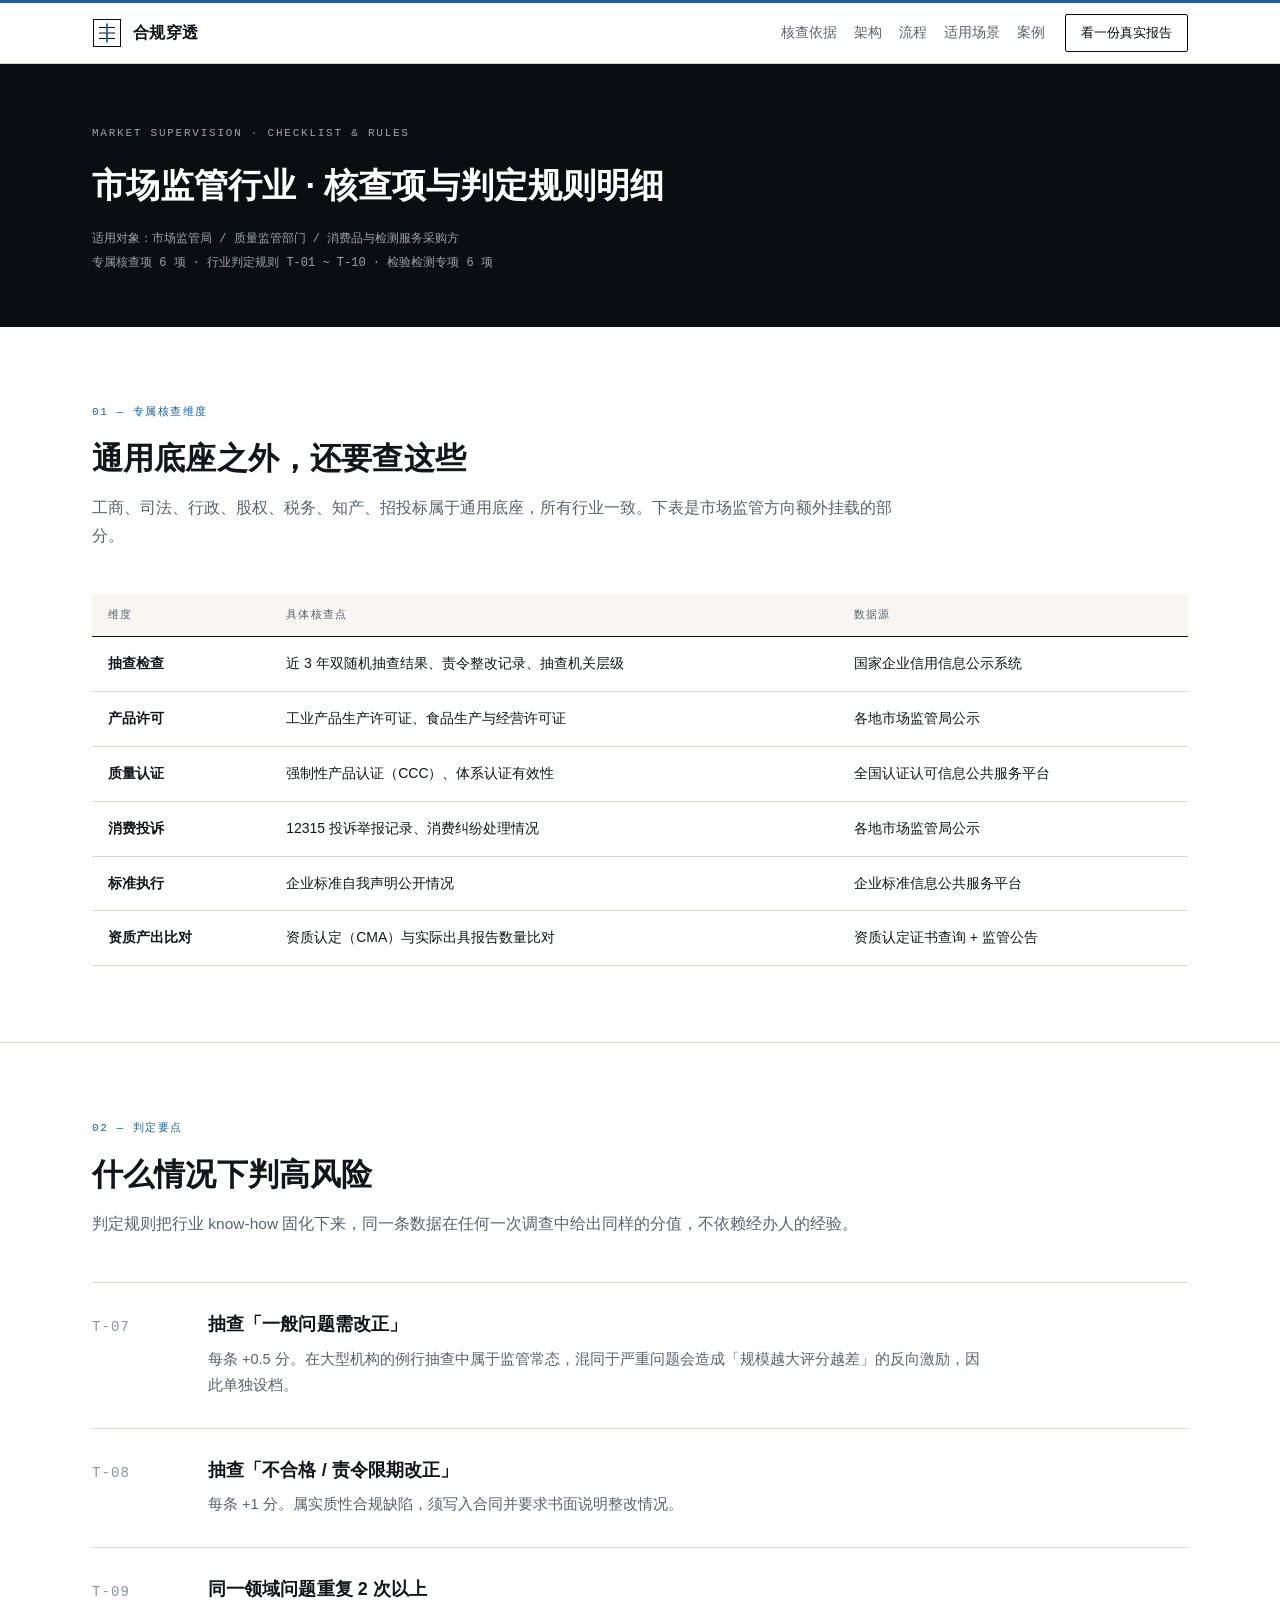
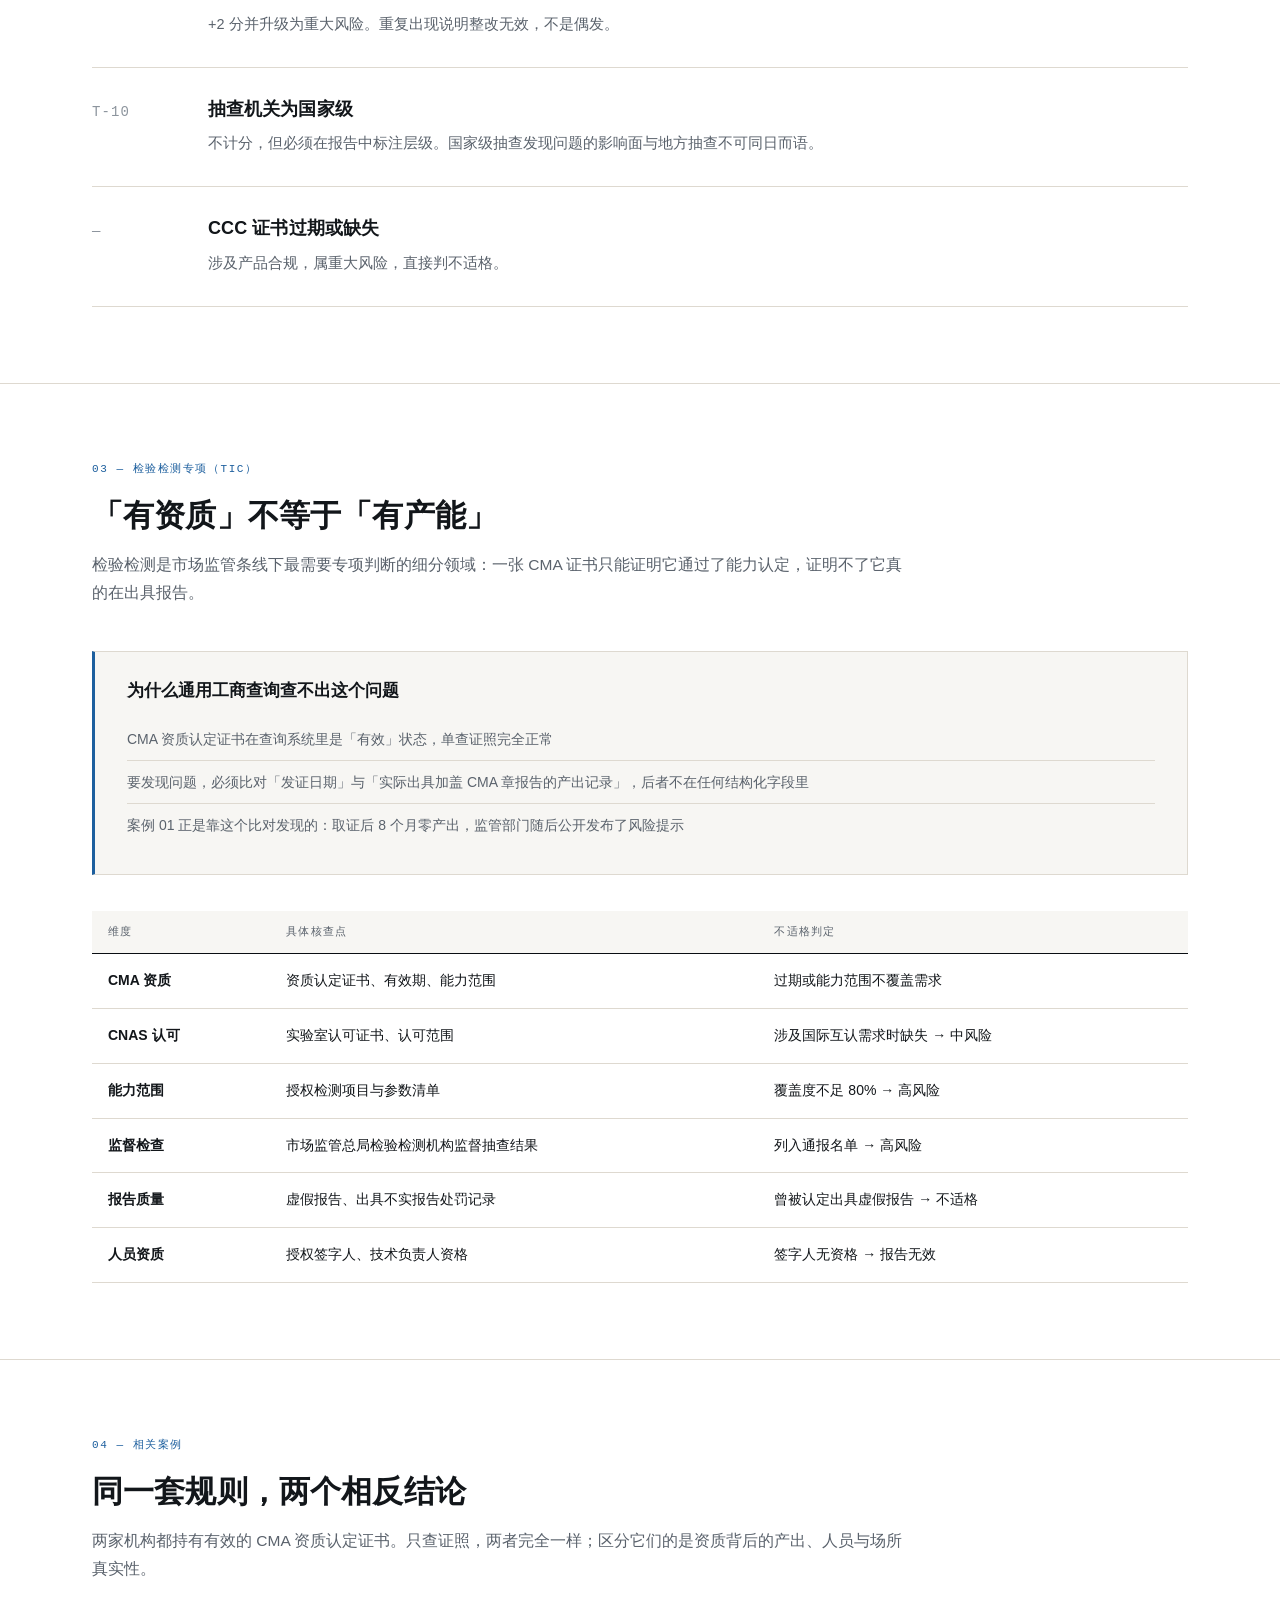
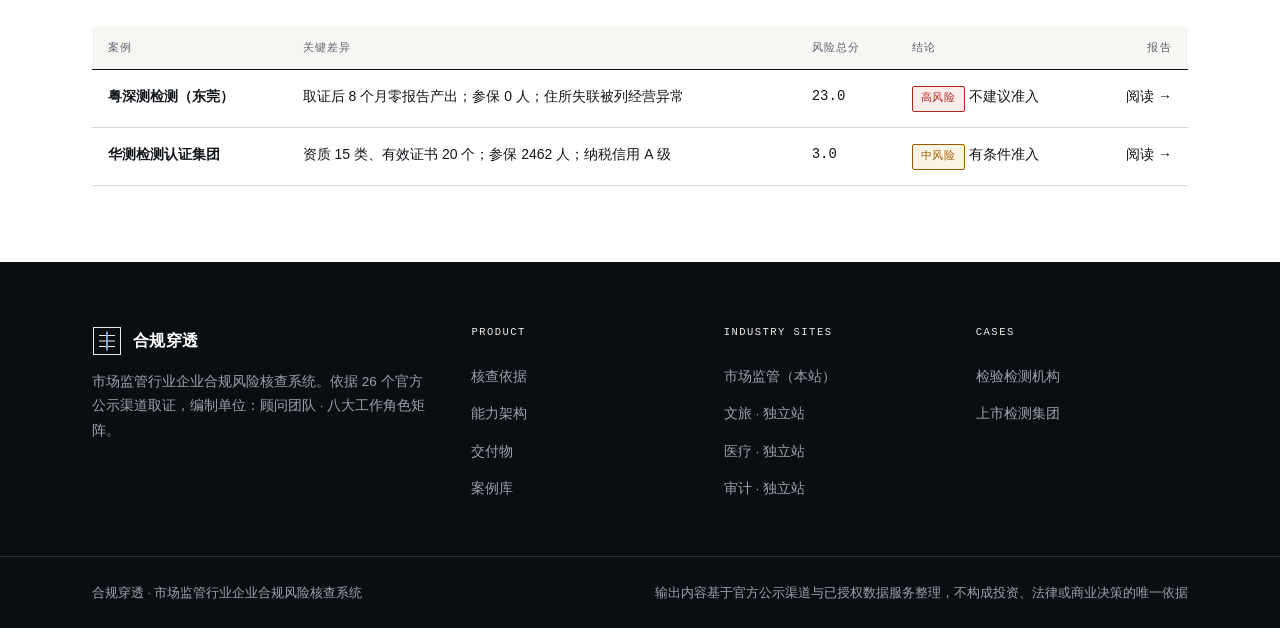
<file: industries/market.html>
<!DOCTYPE html>
<html lang="zh-CN">
<head>
<meta charset="utf-8">
<meta name="viewport" content="width=device-width,initial-scale=1">
<title>市场监管行业 · 核查项与判定规则明细｜合规穿透</title>
<meta name="description" content="市场监管行业的专属核查项与判定规则明细：抽查检查结果、生产许可、强制性认证、CMA 资质与实际产出比对、消费投诉。">
<link rel="icon" type="image/svg+xml" href="../assets/favicon.svg">
<link rel="stylesheet" href="../assets/style.css">
</head>
<body>

<div class="brandbar"></div>

<nav class="nav">
  <div class="nav-in">
    <a class="logo" href="../index.html">
      <svg class="mark" viewBox="0 0 30 30" aria-hidden="true">
        <rect class="box" x="1.5" y="1.5" width="27" height="27"/>
        <line class="bar" x1="7" y1="9.5" x2="23" y2="9.5"/>
        <line class="bar" x1="7" y1="15" x2="23" y2="15"/>
        <line class="bar" x1="7" y1="20.5" x2="23" y2="20.5"/>
        <line class="pen" x1="15" y1="5.5" x2="15" y2="24.5"/>
      </svg>
      <span class="brand-t"><b>合规穿透</b><i>Market Supervision</i></span>
    </a>
    <div class="nav-links">
      <a href="../index.html#sources">核查依据</a>
      <a href="../index.html#architecture">架构</a>
      <a href="../index.html#process">流程</a>
      <a href="../index.html#scenes">适用场景</a>
      <a href="../cases/index.html">案例</a>
    </div>
    <a class="nav-cta" href="../cases/2026-10-02_粤深测检测.html">看一份真实报告</a>
  </div>
</nav>

<header class="doc-h">
  <div class="wrap">
    <div class="kicker">Market Supervision · Checklist &amp; Rules</div>
    <h1>市场监管行业 · 核查项与判定规则明细</h1>
    <div class="meta">
      适用对象：市场监管局 / 质量监管部门 / 消费品与检测服务采购方<br>
      专属核查项 6 项 · 行业判定规则 T-01 ~ T-10 · 检验检测专项 6 项
    </div>
  </div>
</header>

<section class="sec">
  <div class="wrap">
    <div class="sec-head">
      <span class="sec-idx">01 — 专属核查维度</span>
      <h2>通用底座之外，还要查这些</h2>
      <p>工商、司法、行政、股权、税务、知产、招投标属于通用底座，所有行业一致。下表是市场监管方向额外挂载的部分。</p>
    </div>
    <table class="tbl">
      <thead>
        <tr><th>维度</th><th>具体核查点</th><th>数据源</th></tr>
      </thead>
      <tbody>
        <tr><td>抽查检查</td><td>近 3 年双随机抽查结果、责令整改记录、抽查机关层级</td><td>国家企业信用信息公示系统</td></tr>
        <tr><td>产品许可</td><td>工业产品生产许可证、食品生产与经营许可证</td><td>各地市场监管局公示</td></tr>
        <tr><td>质量认证</td><td>强制性产品认证（CCC）、体系认证有效性</td><td>全国认证认可信息公共服务平台</td></tr>
        <tr><td>消费投诉</td><td>12315 投诉举报记录、消费纠纷处理情况</td><td>各地市场监管局公示</td></tr>
        <tr><td>标准执行</td><td>企业标准自我声明公开情况</td><td>企业标准信息公共服务平台</td></tr>
        <tr><td>资质产出比对</td><td>资质认定（CMA）与实际出具报告数量比对</td><td>资质认定证书查询 + 监管公告</td></tr>
      </tbody>
    </table>
  </div>
</section>

<section class="sec">
  <div class="wrap">
    <div class="sec-head">
      <span class="sec-idx">02 — 判定要点</span>
      <h2>什么情况下判高风险</h2>
      <p>判定规则把行业 know-how 固化下来，同一条数据在任何一次调查中给出同样的分值，不依赖经办人的经验。</p>
    </div>
    <div class="rows">
      <div class="row"><div class="n">T-07</div><div><h3>抽查「一般问题需改正」</h3><p>每条 +0.5 分。在大型机构的例行抽查中属于监管常态，混同于严重问题会造成「规模越大评分越差」的反向激励，因此单独设档。</p></div></div>
      <div class="row"><div class="n">T-08</div><div><h3>抽查「不合格 / 责令限期改正」</h3><p>每条 +1 分。属实质性合规缺陷，须写入合同并要求书面说明整改情况。</p></div></div>
      <div class="row"><div class="n">T-09</div><div><h3>同一领域问题重复 2 次以上</h3><p>+2 分并升级为重大风险。重复出现说明整改无效，不是偶发。</p></div></div>
      <div class="row"><div class="n">T-10</div><div><h3>抽查机关为国家级</h3><p>不计分，但必须在报告中标注层级。国家级抽查发现问题的影响面与地方抽查不可同日而语。</p></div></div>
      <div class="row"><div class="n">—</div><div><h3>CCC 证书过期或缺失</h3><p>涉及产品合规，属重大风险，直接判不适格。</p></div></div>
    </div>
  </div>
</section>

<section class="sec">
  <div class="wrap">
    <div class="sec-head">
      <span class="sec-idx">03 — 检验检测专项（TIC）</span>
      <h2>「有资质」不等于「有产能」</h2>
      <p>检验检测是市场监管条线下最需要专项判断的细分领域：一张 CMA 证书只能证明它通过了能力认定，证明不了它真的在出具报告。</p>
    </div>
    <div class="note" style="margin-bottom:36px">
      <h3>为什么通用工商查询查不出这个问题</h3>
      <ul>
        <li>CMA 资质认定证书在查询系统里是「有效」状态，单查证照完全正常</li>
        <li>要发现问题，必须比对「发证日期」与「实际出具加盖 CMA 章报告的产出记录」，后者不在任何结构化字段里</li>
        <li>案例 01 正是靠这个比对发现的：取证后 8 个月零产出，监管部门随后公开发布了风险提示</li>
      </ul>
    </div>
    <table class="tbl">
      <thead>
        <tr><th>维度</th><th>具体核查点</th><th>不适格判定</th></tr>
      </thead>
      <tbody>
        <tr><td>CMA 资质</td><td>资质认定证书、有效期、能力范围</td><td>过期或能力范围不覆盖需求</td></tr>
        <tr><td>CNAS 认可</td><td>实验室认可证书、认可范围</td><td>涉及国际互认需求时缺失 → 中风险</td></tr>
        <tr><td>能力范围</td><td>授权检测项目与参数清单</td><td>覆盖度不足 80% → 高风险</td></tr>
        <tr><td>监督检查</td><td>市场监管总局检验检测机构监督抽查结果</td><td>列入通报名单 → 高风险</td></tr>
        <tr><td>报告质量</td><td>虚假报告、出具不实报告处罚记录</td><td>曾被认定出具虚假报告 → 不适格</td></tr>
        <tr><td>人员资质</td><td>授权签字人、技术负责人资格</td><td>签字人无资格 → 报告无效</td></tr>
      </tbody>
    </table>
  </div>
</section>

<section class="sec">
  <div class="wrap">
    <div class="sec-head">
      <span class="sec-idx">04 — 相关案例</span>
      <h2>同一套规则，两个相反结论</h2>
      <p>两家机构都持有有效的 CMA 资质认定证书。只查证照，两者完全一样；区分它们的是资质背后的产出、人员与场所真实性。</p>
    </div>
    <table class="tbl">
      <thead>
        <tr><th>案例</th><th>关键差异</th><th class="num">风险总分</th><th>结论</th><th style="text-align:right">报告</th></tr>
      </thead>
      <tbody>
        <tr>
          <td>粤深测检测（东莞）</td>
          <td>取证后 8 个月零报告产出；参保 0 人；住所失联被列经营异常</td>
          <td class="num">23.0</td>
          <td><span class="tag tag-hi">高风险</span> 不建议准入</td>
          <td style="text-align:right"><a href="../cases/2026-10-02_粤深测检测.html">阅读 →</a></td>
        </tr>
        <tr>
          <td>华测检测认证集团</td>
          <td>资质 15 类、有效证书 20 个；参保 2462 人；纳税信用 A 级</td>
          <td class="num">3.0</td>
          <td><span class="tag tag-mid">中风险</span> 有条件准入</td>
          <td style="text-align:right"><a href="../cases/2026-10-02_华测检测.html">阅读 →</a></td>
        </tr>
      </tbody>
    </table>
  </div>
</section>

<footer>
  <div class="foot-grid">
    <div>
      <a class="logo" href="../index.html">
        <svg class="mark" viewBox="0 0 30 30" aria-hidden="true">
          <rect class="box" x="1.5" y="1.5" width="27" height="27"/>
          <line class="bar" x1="7" y1="9.5" x2="23" y2="9.5"/>
          <line class="bar" x1="7" y1="15" x2="23" y2="15"/>
          <line class="bar" x1="7" y1="20.5" x2="23" y2="20.5"/>
          <line class="pen" x1="15" y1="5.5" x2="15" y2="24.5"/>
        </svg>
        <span class="brand-t"><b>合规穿透</b><i>Market Supervision</i></span>
      </a>
      <p class="foot-about">市场监管行业企业合规风险核查系统。依据 26 个官方公示渠道取证，编制单位：顾问团队 · 八大工作角色矩阵。</p>
    </div>
    <div>
      <h4>PRODUCT</h4>
      <ul>
        <li><a href="../index.html#sources">核查依据</a></li>
        <li><a href="../index.html#architecture">能力架构</a></li>
        <li><a href="../index.html#deliver">交付物</a></li>
        <li><a href="../cases/index.html">案例库</a></li>
      </ul>
    </div>
    <div>
      <h4>INDUSTRY SITES</h4>
      <ul>
        <li><a href="market.html">市场监管（本站）</a></li>
        <li><a href="culture-tourism.html">文旅 · 独立站</a></li>
        <li><a href="medical.html">医疗 · 独立站</a></li>
        <li><a href="audit.html">审计 · 独立站</a></li>
      </ul>
    </div>
    <div>
      <h4>CASES</h4>
      <ul>
        <li><a href="../cases/2026-10-02_粤深测检测.html">检验检测机构</a></li>
        <li><a href="../cases/2026-10-02_华测检测.html">上市检测集团</a></li>
      </ul>
    </div>
  </div>
  <div class="foot-bottom">
    <div class="foot-bottom-in">
      <span>合规穿透 · 市场监管行业企业合规风险核查系统</span>
      <span>输出内容基于官方公示渠道与已授权数据服务整理，不构成投资、法律或商业决策的唯一依据</span>
    </div>
  </div>
</footer>

</body>
</html>
</file>
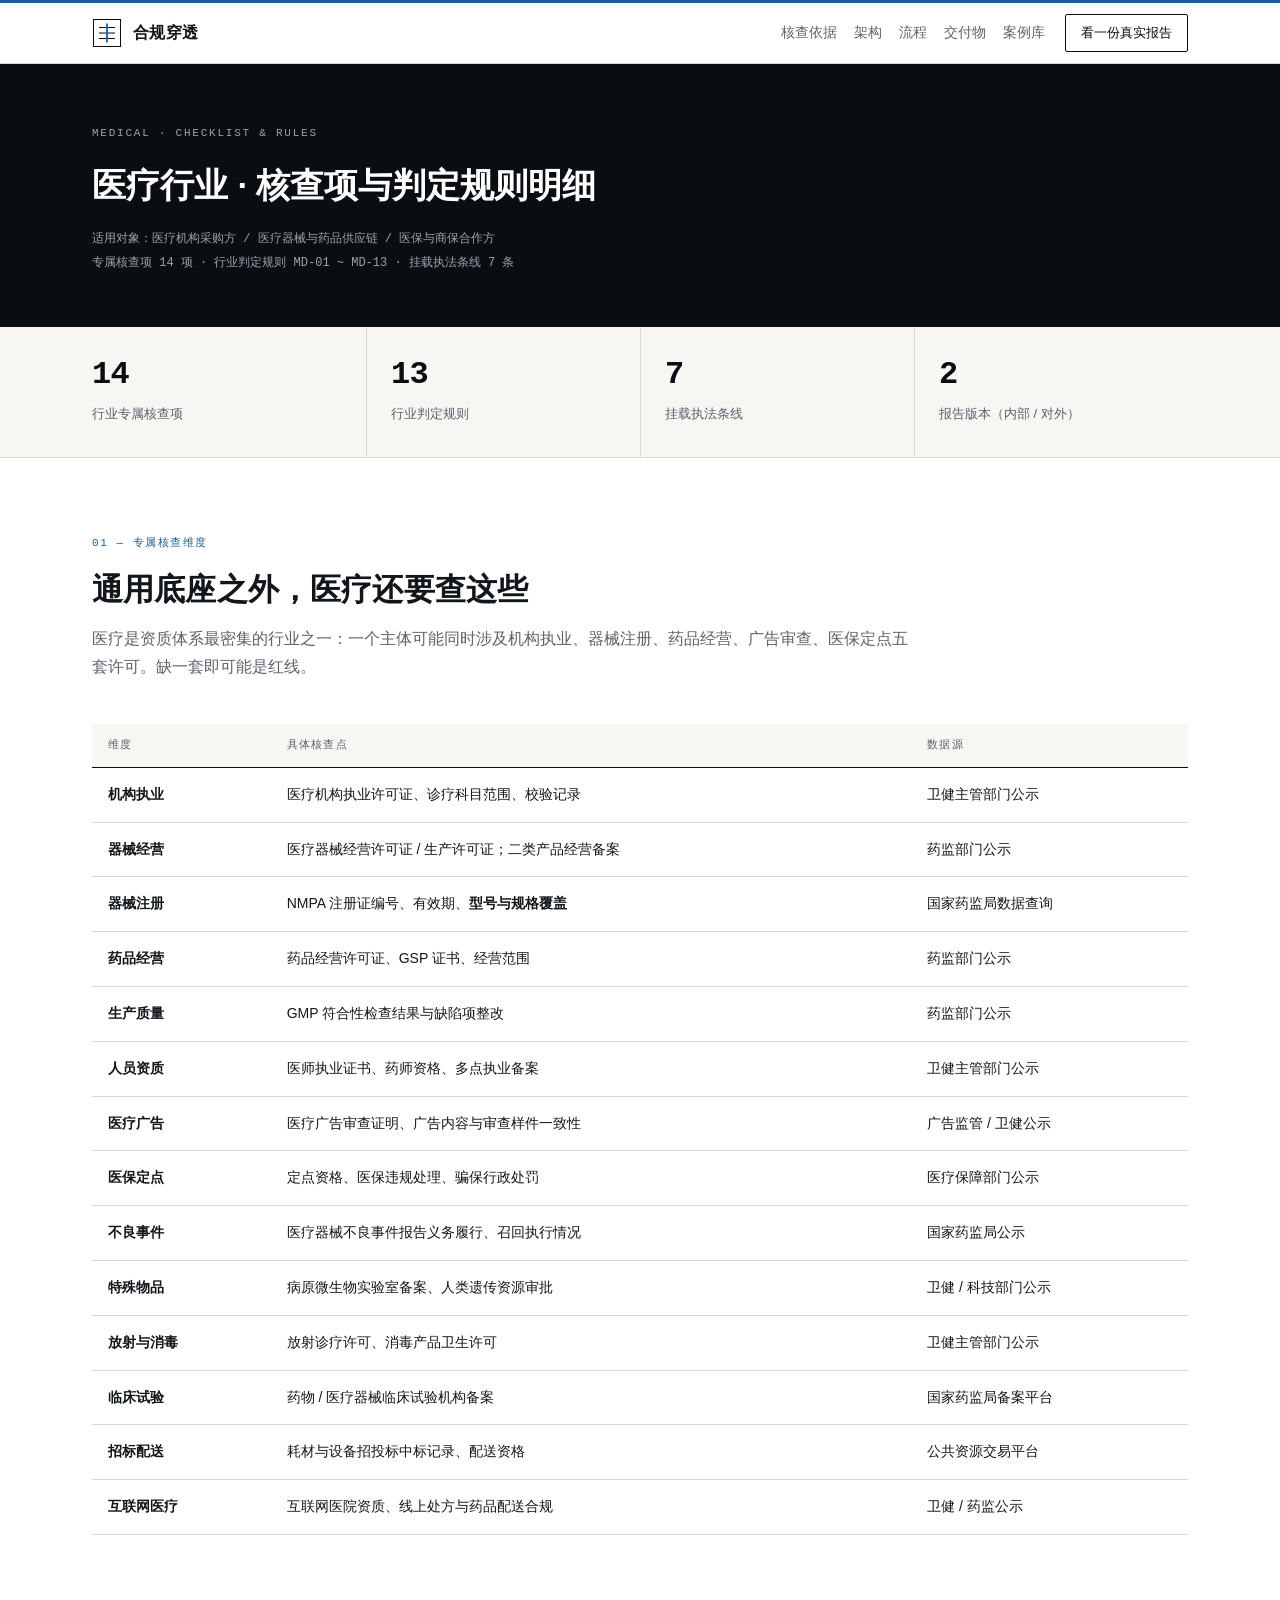
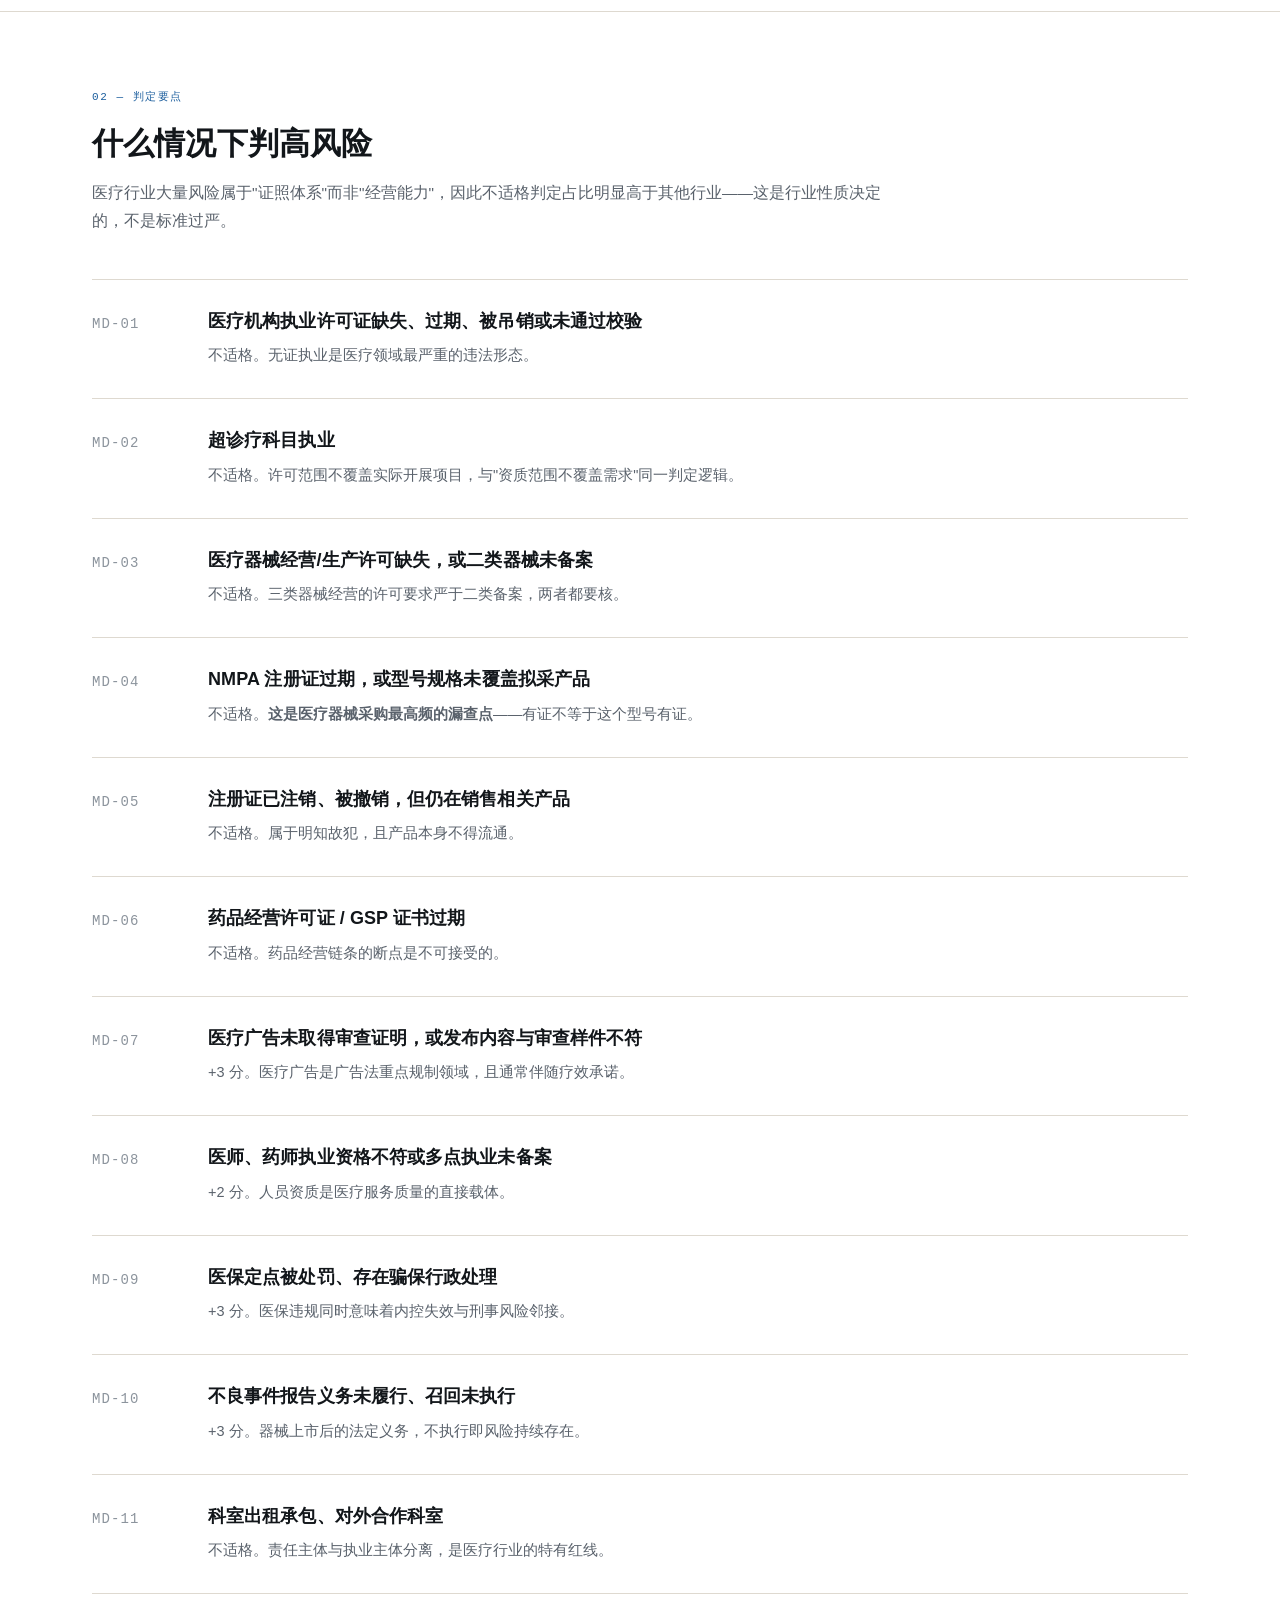
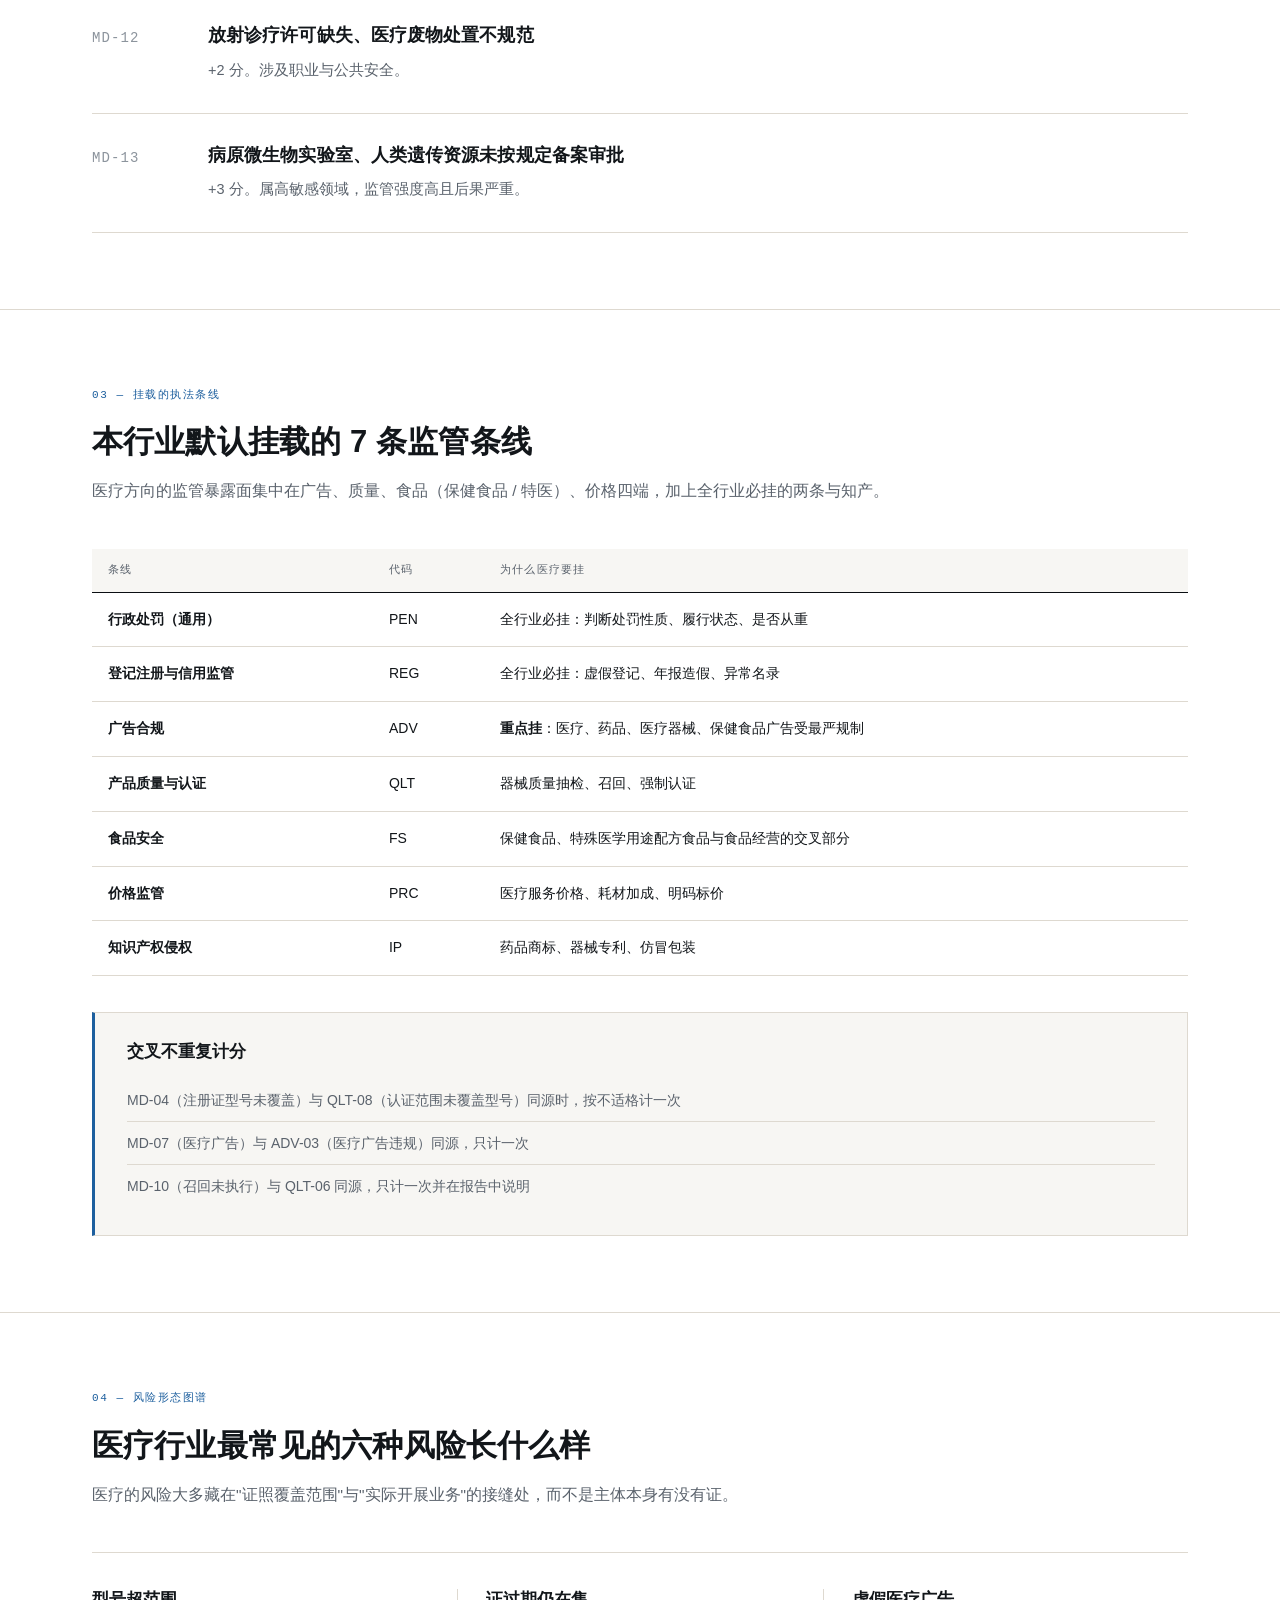
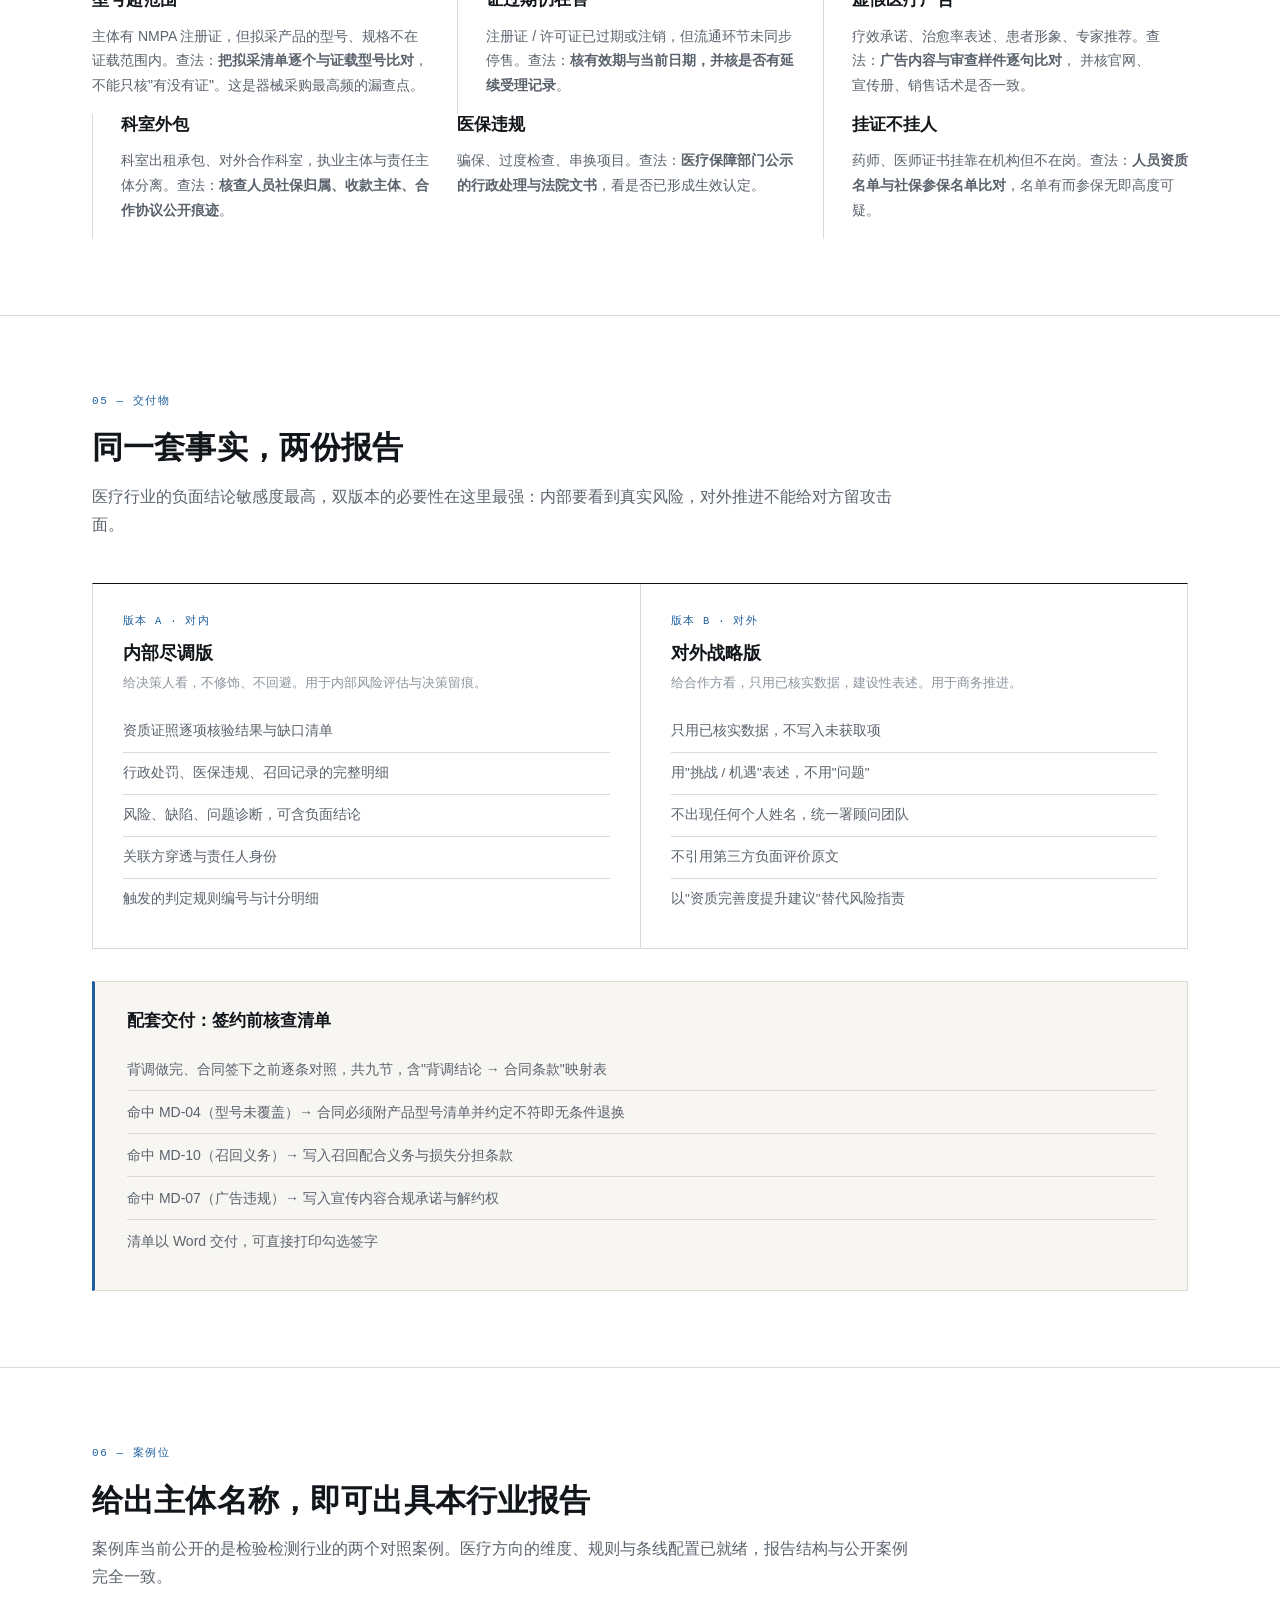
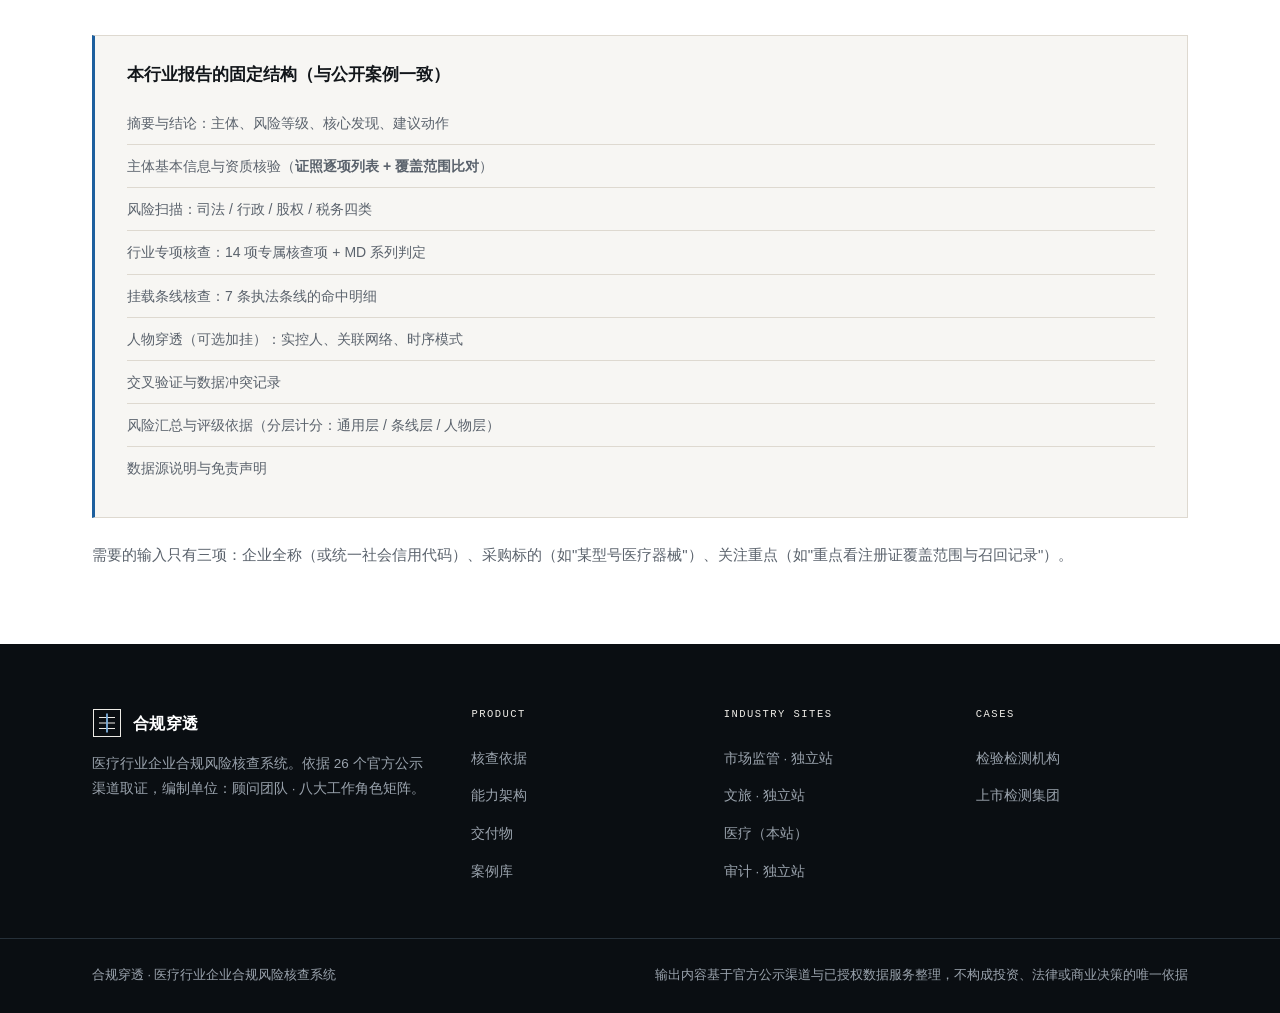
<file: industries/medical.html>
<!DOCTYPE html>
<html lang="zh-CN">
<head>
<meta charset="utf-8">
<meta name="viewport" content="width=device-width,initial-scale=1">
<title>医疗行业 · 核查项与判定规则明细｜合规穿透</title>
<meta name="description" content="医疗行业专属核查项 14 项与判定规则 MD-01~MD-13：医疗机构执业许可、医疗器械注册证与型号覆盖、GSP/GMP、医疗广告审查、医师执业资格、医保处罚、器械召回。">
<link rel="icon" type="image/svg+xml" href="../assets/favicon.svg">
<link rel="stylesheet" href="../assets/style.css">
</head>
<body>

<div class="brandbar"></div>

<nav class="nav">
  <div class="nav-in">
    <a class="logo" href="../index.html">
      <svg class="mark" viewBox="0 0 30 30" aria-hidden="true">
        <rect class="box" x="1.5" y="1.5" width="27" height="27"/>
        <line class="bar" x1="7" y1="9.5" x2="23" y2="9.5"/>
        <line class="bar" x1="7" y1="15" x2="23" y2="15"/>
        <line class="bar" x1="7" y1="20.5" x2="23" y2="20.5"/>
        <line class="pen" x1="15" y1="5.5" x2="15" y2="24.5"/>
      </svg>
      <span class="brand-t"><b>合规穿透</b><i>Medical</i></span>
    </a>
    <div class="nav-links">
      <a href="../index.html#sources">核查依据</a>
      <a href="../index.html#architecture">架构</a>
      <a href="../index.html#process">流程</a>
      <a href="#deliver">交付物</a>
      <a href="../cases/index.html">案例库</a>
    </div>
    <a class="nav-cta" href="../cases/2026-10-02_粤深测检测.html">看一份真实报告</a>
  </div>
</nav>

<header class="doc-h">
  <div class="wrap">
    <div class="kicker">Medical · Checklist &amp; Rules</div>
    <h1>医疗行业 · 核查项与判定规则明细</h1>
    <div class="meta">
      适用对象：医疗机构采购方 / 医疗器械与药品供应链 / 医保与商保合作方<br>
      专属核查项 14 项 · 行业判定规则 MD-01 ~ MD-13 · 挂载执法条线 7 条
    </div>
  </div>
</header>

<div class="statbar">
  <div class="statbar-in">
    <div class="stat"><span class="v">14</span><span class="k">行业专属核查项</span></div>
    <div class="stat"><span class="v">13</span><span class="k">行业判定规则</span></div>
    <div class="stat"><span class="v">7</span><span class="k">挂载执法条线</span></div>
    <div class="stat"><span class="v">2</span><span class="k">报告版本（内部 / 对外）</span></div>
  </div>
</div>

<section class="sec">
  <div class="wrap">
    <div class="sec-head">
      <span class="sec-idx">01 — 专属核查维度</span>
      <h2>通用底座之外，医疗还要查这些</h2>
      <p>医疗是资质体系最密集的行业之一：一个主体可能同时涉及机构执业、器械注册、药品经营、广告审查、医保定点五套许可。缺一套即可能是红线。</p>
    </div>
    <table class="tbl">
      <thead>
        <tr><th>维度</th><th>具体核查点</th><th>数据源</th></tr>
      </thead>
      <tbody>
        <tr><td>机构执业</td><td>医疗机构执业许可证、诊疗科目范围、校验记录</td><td>卫健主管部门公示</td></tr>
        <tr><td>器械经营</td><td>医疗器械经营许可证 / 生产许可证；二类产品经营备案</td><td>药监部门公示</td></tr>
        <tr><td>器械注册</td><td>NMPA 注册证编号、有效期、<b>型号与规格覆盖</b></td><td>国家药监局数据查询</td></tr>
        <tr><td>药品经营</td><td>药品经营许可证、GSP 证书、经营范围</td><td>药监部门公示</td></tr>
        <tr><td>生产质量</td><td>GMP 符合性检查结果与缺陷项整改</td><td>药监部门公示</td></tr>
        <tr><td>人员资质</td><td>医师执业证书、药师资格、多点执业备案</td><td>卫健主管部门公示</td></tr>
        <tr><td>医疗广告</td><td>医疗广告审查证明、广告内容与审查样件一致性</td><td>广告监管 / 卫健公示</td></tr>
        <tr><td>医保定点</td><td>定点资格、医保违规处理、骗保行政处罚</td><td>医疗保障部门公示</td></tr>
        <tr><td>不良事件</td><td>医疗器械不良事件报告义务履行、召回执行情况</td><td>国家药监局公示</td></tr>
        <tr><td>特殊物品</td><td>病原微生物实验室备案、人类遗传资源审批</td><td>卫健 / 科技部门公示</td></tr>
        <tr><td>放射与消毒</td><td>放射诊疗许可、消毒产品卫生许可</td><td>卫健主管部门公示</td></tr>
        <tr><td>临床试验</td><td>药物 / 医疗器械临床试验机构备案</td><td>国家药监局备案平台</td></tr>
        <tr><td>招标配送</td><td>耗材与设备招投标中标记录、配送资格</td><td>公共资源交易平台</td></tr>
        <tr><td>互联网医疗</td><td>互联网医院资质、线上处方与药品配送合规</td><td>卫健 / 药监公示</td></tr>
      </tbody>
    </table>
  </div>
</section>

<section class="sec">
  <div class="wrap">
    <div class="sec-head">
      <span class="sec-idx">02 — 判定要点</span>
      <h2>什么情况下判高风险</h2>
      <p>医疗行业大量风险属于"证照体系"而非"经营能力"，因此不适格判定占比明显高于其他行业——这是行业性质决定的，不是标准过严。</p>
    </div>
    <div class="rows">
      <div class="row"><div class="n">MD-01</div><div><h3>医疗机构执业许可证缺失、过期、被吊销或未通过校验</h3><p>不适格。无证执业是医疗领域最严重的违法形态。</p></div></div>
      <div class="row"><div class="n">MD-02</div><div><h3>超诊疗科目执业</h3><p>不适格。许可范围不覆盖实际开展项目，与"资质范围不覆盖需求"同一判定逻辑。</p></div></div>
      <div class="row"><div class="n">MD-03</div><div><h3>医疗器械经营/生产许可缺失，或二类器械未备案</h3><p>不适格。三类器械经营的许可要求严于二类备案，两者都要核。</p></div></div>
      <div class="row"><div class="n">MD-04</div><div><h3>NMPA 注册证过期，或型号规格未覆盖拟采产品</h3><p>不适格。<b>这是医疗器械采购最高频的漏查点</b>——有证不等于这个型号有证。</p></div></div>
      <div class="row"><div class="n">MD-05</div><div><h3>注册证已注销、被撤销，但仍在销售相关产品</h3><p>不适格。属于明知故犯，且产品本身不得流通。</p></div></div>
      <div class="row"><div class="n">MD-06</div><div><h3>药品经营许可证 / GSP 证书过期</h3><p>不适格。药品经营链条的断点是不可接受的。</p></div></div>
      <div class="row"><div class="n">MD-07</div><div><h3>医疗广告未取得审查证明，或发布内容与审查样件不符</h3><p>+3 分。医疗广告是广告法重点规制领域，且通常伴随疗效承诺。</p></div></div>
      <div class="row"><div class="n">MD-08</div><div><h3>医师、药师执业资格不符或多点执业未备案</h3><p>+2 分。人员资质是医疗服务质量的直接载体。</p></div></div>
      <div class="row"><div class="n">MD-09</div><div><h3>医保定点被处罚、存在骗保行政处理</h3><p>+3 分。医保违规同时意味着内控失效与刑事风险邻接。</p></div></div>
      <div class="row"><div class="n">MD-10</div><div><h3>不良事件报告义务未履行、召回未执行</h3><p>+3 分。器械上市后的法定义务，不执行即风险持续存在。</p></div></div>
      <div class="row"><div class="n">MD-11</div><div><h3>科室出租承包、对外合作科室</h3><p>不适格。责任主体与执业主体分离，是医疗行业的特有红线。</p></div></div>
      <div class="row"><div class="n">MD-12</div><div><h3>放射诊疗许可缺失、医疗废物处置不规范</h3><p>+2 分。涉及职业与公共安全。</p></div></div>
      <div class="row"><div class="n">MD-13</div><div><h3>病原微生物实验室、人类遗传资源未按规定备案审批</h3><p>+3 分。属高敏感领域，监管强度高且后果严重。</p></div></div>
    </div>
  </div>
</section>

<section class="sec">
  <div class="wrap">
    <div class="sec-head">
      <span class="sec-idx">03 — 挂载的执法条线</span>
      <h2>本行业默认挂载的 7 条监管条线</h2>
      <p>医疗方向的监管暴露面集中在广告、质量、食品（保健食品 / 特医）、价格四端，加上全行业必挂的两条与知产。</p>
    </div>
    <table class="tbl">
      <thead>
        <tr><th>条线</th><th>代码</th><th>为什么医疗要挂</th></tr>
      </thead>
      <tbody>
        <tr><td>行政处罚（通用）</td><td>PEN</td><td>全行业必挂：判断处罚性质、履行状态、是否从重</td></tr>
        <tr><td>登记注册与信用监管</td><td>REG</td><td>全行业必挂：虚假登记、年报造假、异常名录</td></tr>
        <tr><td>广告合规</td><td>ADV</td><td><b>重点挂</b>：医疗、药品、医疗器械、保健食品广告受最严规制</td></tr>
        <tr><td>产品质量与认证</td><td>QLT</td><td>器械质量抽检、召回、强制认证</td></tr>
        <tr><td>食品安全</td><td>FS</td><td>保健食品、特殊医学用途配方食品与食品经营的交叉部分</td></tr>
        <tr><td>价格监管</td><td>PRC</td><td>医疗服务价格、耗材加成、明码标价</td></tr>
        <tr><td>知识产权侵权</td><td>IP</td><td>药品商标、器械专利、仿冒包装</td></tr>
      </tbody>
    </table>
    <div class="note" style="margin-top:36px">
      <h3>交叉不重复计分</h3>
      <ul>
        <li>MD-04（注册证型号未覆盖）与 QLT-08（认证范围未覆盖型号）同源时，按不适格计一次</li>
        <li>MD-07（医疗广告）与 ADV-03（医疗广告违规）同源，只计一次</li>
        <li>MD-10（召回未执行）与 QLT-06 同源，只计一次并在报告中说明</li>
      </ul>
    </div>
  </div>
</section>

<section class="sec">
  <div class="wrap">
    <div class="sec-head">
      <span class="sec-idx">04 — 风险形态图谱</span>
      <h2>医疗行业最常见的六种风险长什么样</h2>
      <p>医疗的风险大多藏在"证照覆盖范围"与"实际开展业务"的接缝处，而不是主体本身有没有证。</p>
    </div>
    <div class="cols3">
      <div class="col">
        <h3>型号超范围</h3>
        <p>主体有 NMPA 注册证，但拟采产品的型号、规格不在证载范围内。查法：<b>把拟采清单逐个与证载型号比对</b>，
        不能只核"有没有证"。这是器械采购最高频的漏查点。</p>
      </div>
      <div class="col">
        <h3>证过期仍在售</h3>
        <p>注册证 / 许可证已过期或注销，但流通环节未同步停售。查法：<b>核有效期与当前日期，并核是否有延续受理记录</b>。</p>
      </div>
      <div class="col">
        <h3>虚假医疗广告</h3>
        <p>疗效承诺、治愈率表述、患者形象、专家推荐。查法：<b>广告内容与审查样件逐句比对</b>，
        并核官网、宣传册、销售话术是否一致。</p>
      </div>
      <div class="col">
        <h3>科室外包</h3>
        <p>科室出租承包、对外合作科室，执业主体与责任主体分离。查法：<b>核查人员社保归属、收款主体、合作协议公开痕迹</b>。</p>
      </div>
      <div class="col" style="border-left:0;padding-left:0">
        <h3>医保违规</h3>
        <p>骗保、过度检查、串换项目。查法：<b>医疗保障部门公示的行政处理与法院文书</b>，看是否已形成生效认定。</p>
      </div>
      <div class="col">
        <h3>挂证不挂人</h3>
        <p>药师、医师证书挂靠在机构但不在岗。查法：<b>人员资质名单与社保参保名单比对</b>，名单有而参保无即高度可疑。</p>
      </div>
    </div>
  </div>
</section>

<section class="sec" id="deliver">
  <div class="wrap">
    <div class="sec-head">
      <span class="sec-idx">05 — 交付物</span>
      <h2>同一套事实，两份报告</h2>
      <p>医疗行业的负面结论敏感度最高，双版本的必要性在这里最强：内部要看到真实风险，对外推进不能给对方留攻击面。</p>
    </div>
    <div class="dual">
      <div class="dual-c">
        <span class="lab">版本 A · 对内</span>
        <h3>内部尽调版</h3>
        <p class="sub">给决策人看，不修饰、不回避。用于内部风险评估与决策留痕。</p>
        <ul>
          <li>资质证照逐项核验结果与缺口清单</li>
          <li>行政处罚、医保违规、召回记录的完整明细</li>
          <li>风险、缺陷、问题诊断，可含负面结论</li>
          <li>关联方穿透与责任人身份</li>
          <li>触发的判定规则编号与计分明细</li>
        </ul>
      </div>
      <div class="dual-c">
        <span class="lab">版本 B · 对外</span>
        <h3>对外战略版</h3>
        <p class="sub">给合作方看，只用已核实数据，建设性表述。用于商务推进。</p>
        <ul>
          <li>只用已核实数据，不写入未获取项</li>
          <li>用"挑战 / 机遇"表述，不用"问题"</li>
          <li>不出现任何个人姓名，统一署顾问团队</li>
          <li>不引用第三方负面评价原文</li>
          <li>以"资质完善度提升建议"替代风险指责</li>
        </ul>
      </div>
    </div>
    <div class="note" style="margin-top:32px">
      <h3>配套交付：签约前核查清单</h3>
      <ul>
        <li>背调做完、合同签下之前逐条对照，共九节，含"背调结论 → 合同条款"映射表</li>
        <li>命中 MD-04（型号未覆盖）→ 合同必须附产品型号清单并约定不符即无条件退换</li>
        <li>命中 MD-10（召回义务）→ 写入召回配合义务与损失分担条款</li>
        <li>命中 MD-07（广告违规）→ 写入宣传内容合规承诺与解约权</li>
        <li>清单以 Word 交付，可直接打印勾选签字</li>
      </ul>
    </div>
  </div>
</section>

<section class="sec">
  <div class="wrap">
    <div class="sec-head">
      <span class="sec-idx">06 — 案例位</span>
      <h2>给出主体名称，即可出具本行业报告</h2>
      <p>案例库当前公开的是检验检测行业的两个对照案例。医疗方向的维度、规则与条线配置已就绪，报告结构与公开案例完全一致。</p>
    </div>
    <div class="note">
      <h3>本行业报告的固定结构（与公开案例一致）</h3>
      <ul>
        <li>摘要与结论：主体、风险等级、核心发现、建议动作</li>
        <li>主体基本信息与资质核验（<b>证照逐项列表 + 覆盖范围比对</b>）</li>
        <li>风险扫描：司法 / 行政 / 股权 / 税务四类</li>
        <li>行业专项核查：14 项专属核查项 + MD 系列判定</li>
        <li>挂载条线核查：7 条执法条线的命中明细</li>
        <li>人物穿透（可选加挂）：实控人、关联网络、时序模式</li>
        <li>交叉验证与数据冲突记录</li>
        <li>风险汇总与评级依据（分层计分：通用层 / 条线层 / 人物层）</li>
        <li>数据源说明与免责声明</li>
      </ul>
    </div>
    <p style="margin-top:24px;color:var(--t2)">需要的输入只有三项：企业全称（或统一社会信用代码）、采购标的（如"某型号医疗器械"）、关注重点（如"重点看注册证覆盖范围与召回记录"）。</p>
  </div>
</section>

<footer>
  <div class="foot-grid">
    <div>
      <a class="logo" href="../index.html">
      <svg class="mark" viewBox="0 0 30 30" aria-hidden="true">
        <rect class="box" x="1.5" y="1.5" width="27" height="27"/>
        <line class="bar" x1="7" y1="9.5" x2="23" y2="9.5"/>
        <line class="bar" x1="7" y1="15" x2="23" y2="15"/>
        <line class="bar" x1="7" y1="20.5" x2="23" y2="20.5"/>
        <line class="pen" x1="15" y1="5.5" x2="15" y2="24.5"/>
      </svg>
      <span class="brand-t"><b>合规穿透</b><i>Medical</i></span>
    </a>
      <p class="foot-about">医疗行业企业合规风险核查系统。依据 26 个官方公示渠道取证，编制单位：顾问团队 · 八大工作角色矩阵。</p>
    </div>
    <div>
      <h4>PRODUCT</h4>
      <ul>
        <li><a href="../index.html#sources">核查依据</a></li>
        <li><a href="../index.html#architecture">能力架构</a></li>
        <li><a href="../index.html#deliver">交付物</a></li>
        <li><a href="../cases/index.html">案例库</a></li>
      </ul>
    </div>
    <div>
      <h4>INDUSTRY SITES</h4>
      <ul>
        <li><a href="market.html">市场监管 · 独立站</a></li>
        <li><a href="culture-tourism.html">文旅 · 独立站</a></li>
        <li><a href="medical.html">医疗（本站）</a></li>
        <li><a href="audit.html">审计 · 独立站</a></li>
      </ul>
    </div>
    <div>
      <h4>CASES</h4>
      <ul>
        <li><a href="../cases/2026-10-02_粤深测检测.html">检验检测机构</a></li>
        <li><a href="../cases/2026-10-02_华测检测.html">上市检测集团</a></li>
      </ul>
    </div>
  </div>
  <div class="foot-bottom">
    <div class="foot-bottom-in">
      <span>合规穿透 · 医疗行业企业合规风险核查系统</span>
      <span>输出内容基于官方公示渠道与已授权数据服务整理，不构成投资、法律或商业决策的唯一依据</span>
    </div>
  </div>
</footer>

</body>
</html>
</file>
<file: assets/style.css>
/* ============================================================
   合规穿透 · 设计系统
   视觉语言：金融终端 / 监管台账 / 机关文书
   纪律：无渐变、无阴影、无大圆角、无 emoji、无等宽卡片网格
   ============================================================ */

:root{
  --ink:#0A0E12;
  --ink2:#131A22;
  --ink3:#1E2831;

  --steel:#1D5F9E;
  --steel-deep:#0E3A66;
  --steel-soft:#EAF1F8;

  --paper:#FFFFFF;
  --paper2:#F7F6F3;
  --paper3:#EFEDE8;

  --line:#DED9D0;
  --line-d:#263039;

  --t1:#12161A;
  --t2:#5A626C;
  --t3:#8C949D;

  --cream:#EDEBE6;
  --cream2:#9AA3AD;

  --hi:#B3261E;
  --mid:#9A5B00;
  --lo:#2E6B4F;

  --sans:-apple-system,BlinkMacSystemFont,"PingFang SC","Hiragino Sans GB","Microsoft YaHei","Helvetica Neue",sans-serif;
  --mono:"SF Mono",ui-monospace,"JetBrains Mono",Menlo,Consolas,monospace;

  --r:2px;
  --w:1160px;
}

*{box-sizing:border-box;margin:0;padding:0}
html{scroll-behavior:smooth;-webkit-text-size-adjust:100%}
body{
  font-family:var(--sans);
  color:var(--t1);background:var(--paper);
  font-size:15px;line-height:1.75;
  -webkit-font-smoothing:antialiased;
}
a{color:inherit;text-decoration:none}
h1,h2,h3,h4{font-weight:600;line-height:1.3}
strong{font-weight:600}
.wrap{max-width:var(--w);margin:0 auto;padding:0 32px}

/* 顶部品牌条 */
.brandbar{height:3px;background:var(--steel)}

/* ============ 导航 ============ */
.nav{position:sticky;top:0;z-index:60;background:rgba(255,255,255,.96);
  backdrop-filter:saturate(180%) blur(14px);border-bottom:1px solid var(--line)}
.nav-in{max-width:var(--w);margin:0 auto;padding:0 32px;height:60px;
  display:flex;align-items:center;gap:28px}
/* 品牌标识：方框 + 三层数据线 + 穿透竖线 */
.logo{display:flex;align-items:center;gap:11px;white-space:nowrap}
.mark{width:30px;height:30px;flex:0 0 30px;color:var(--ink);display:block}
.mark .box{fill:none;stroke:currentColor;stroke-width:1}
.mark .bar{stroke:currentColor;stroke-width:1}
.mark .pen{stroke:var(--steel);stroke-width:1.8}
.brand-t{display:flex;flex-direction:column;line-height:1.2}
.brand-t b{font-size:16px;font-weight:600;letter-spacing:.03em;color:inherit}
.brand-t i{font-style:normal;font-family:var(--mono);font-size:9px;letter-spacing:.15em;
  color:var(--t3);text-transform:uppercase;margin-top:2px}
footer .logo .mark{color:var(--cream)}
footer .logo .mark .pen{stroke:#7FB2E0}
footer .brand-t i{color:#79828C}
.nav-links{display:flex;gap:22px;margin-left:auto;font-size:14px;color:var(--t2);
  min-width:0;white-space:nowrap}
.nav-links a{position:relative;padding:4px 0;transition:color .15s;
  flex:0 0 auto;white-space:nowrap}
.nav-links a::after{content:"";position:absolute;left:0;right:100%;bottom:0;height:1px;
  background:var(--steel);transition:right .2s ease}
.nav-links a:hover{color:var(--t1)}
.nav-links a:hover::after{right:0}
.nav-cta{border:1px solid var(--ink);color:var(--ink);padding:7px 15px;border-radius:var(--r);
  font-size:13px;white-space:nowrap;transition:.15s}
.nav-cta:hover{background:var(--ink);color:#fff}

/* ============ Hero（深色） ============ */
.hero{background:var(--ink);color:var(--cream)}
.hero-in{max-width:var(--w);margin:0 auto;padding:84px 32px 72px;
  display:grid;grid-template-columns:1.32fr .68fr;gap:64px;align-items:start}
.kicker{font-family:var(--mono);font-size:11px;letter-spacing:.16em;
  color:var(--cream2);text-transform:uppercase;margin-bottom:26px}
.hero h1{font-size:50px;line-height:1.22;font-weight:600;letter-spacing:.005em;
  color:#fff;margin-bottom:26px}
.hero h1 b{color:#7FB2E0;font-weight:600}
.hero .lead{font-size:16.5px;line-height:1.85;color:var(--cream2);max-width:600px;margin-bottom:36px}
.btn-row{display:flex;gap:12px;flex-wrap:wrap;align-items:center}
.btn{display:inline-block;padding:11px 22px;border-radius:var(--r);font-size:14px;
  font-weight:500;transition:.15s;border:1px solid transparent}
.btn-solid{background:var(--steel);color:#fff}
.btn-solid:hover{background:#256FB3}
.btn-line{border-color:#3A4756;color:var(--cream)}
.btn-line:hover{border-color:#5F6E7D;color:#fff}
.btn-dark{background:var(--ink);color:#fff}
.btn-dark:hover{background:var(--ink2)}
.btn-outline{border-color:var(--ink);color:var(--ink)}
.btn-outline:hover{background:var(--ink);color:#fff}

/* 右侧数据面板 */
.panel{border:1px solid var(--line-d);border-radius:var(--r);background:var(--ink2)}
.panel-h{font-family:var(--mono);font-size:10.5px;letter-spacing:.14em;color:var(--cream2);
  padding:14px 20px;border-bottom:1px solid var(--line-d)}
.metric{padding:16px 20px;border-bottom:1px solid var(--line-d);
  display:flex;align-items:baseline;justify-content:space-between;gap:16px}
.metric:last-child{border-bottom:0}
.metric .v{font-family:var(--mono);font-size:27px;font-weight:600;color:#fff;
  font-variant-numeric:tabular-nums;letter-spacing:-.02em}
.metric .k{font-size:12.5px;color:var(--cream2);text-align:right;line-height:1.5}

/* ============ 统计条 ============ */
.statbar{border-bottom:1px solid var(--line);background:var(--paper2)}
.statbar-in{max-width:var(--w);margin:0 auto;padding:0 32px;
  display:grid;grid-template-columns:repeat(4,1fr)}
.stat{padding:30px 24px;border-left:1px solid var(--line)}
.stat:first-child{border-left:0;padding-left:0}
.stat .v{font-family:var(--mono);font-size:32px;font-weight:600;font-variant-numeric:tabular-nums;
  letter-spacing:-.02em;color:var(--ink);display:block;line-height:1.1;margin-bottom:8px}
.stat .k{font-size:13px;color:var(--t2);line-height:1.55}

/* ============ Section ============ */
.sec{padding:76px 0;border-bottom:1px solid var(--line)}
.sec:last-of-type{border-bottom:0}
.sec-head{max-width:820px;margin-bottom:44px}
.sec-idx{font-family:var(--mono);font-size:11px;letter-spacing:.14em;color:var(--steel);
  margin-bottom:16px;display:block}
.sec-head h2{font-size:31px;font-weight:600;letter-spacing:.005em;margin-bottom:14px;line-height:1.35}
.sec-head p{font-size:15.5px;color:var(--t2);line-height:1.8}

/* ============ 横向条目（替代圆角卡片） ============ */
.rows{border-top:1px solid var(--line)}
.row{display:grid;grid-template-columns:88px 1fr;gap:28px;padding:30px 0;
  border-bottom:1px solid var(--line)}
.row .n{font-family:var(--mono);font-size:14px;color:var(--t3);letter-spacing:.08em;padding-top:2px}
.row h3{font-size:18px;margin-bottom:9px;letter-spacing:.005em}
.row p{font-size:14.5px;color:var(--t2);line-height:1.8;max-width:780px}

/* ============ 分栏（报纸式，无卡片） ============ */
.cols3{display:grid;grid-template-columns:repeat(3,1fr);gap:0;border-top:1px solid var(--line);padding-top:36px}
.col{padding:0 28px;border-left:1px solid var(--line)}
.col:first-child{border-left:0;padding-left:0}
.col:last-child{padding-right:0}
.col .lab{font-family:var(--mono);font-size:10.5px;letter-spacing:.12em;color:var(--steel);
  margin-bottom:14px;display:block}
.col h3{font-size:17px;margin-bottom:12px}
.col p{font-size:14px;color:var(--t2);line-height:1.78;margin-bottom:16px}
.col ul{list-style:none}
.col li{font-size:13.5px;color:var(--t2);padding:8px 0;border-top:1px solid var(--line);line-height:1.65}
.col li:first-child{border-top:0}

/* ============ 竖向流程 ============ */
.steps{border-top:1px solid var(--line);max-width:920px}
.step{display:grid;grid-template-columns:76px 1fr;gap:28px;padding:26px 0;
  border-bottom:1px solid var(--line)}
.step .n{font-family:var(--mono);font-size:22px;font-weight:600;color:var(--t3);
  font-variant-numeric:tabular-nums;line-height:1.4}
.step h4{font-size:17px;margin-bottom:8px}
.step p{font-size:14.5px;color:var(--t2);line-height:1.8;max-width:720px}

/* ============ 报告预览（终端台账感） ============ */
.ledger{background:var(--ink);color:var(--cream);border-radius:var(--r);overflow:hidden}
.ledger-h{display:flex;align-items:center;justify-content:space-between;gap:20px;flex-wrap:wrap;
  padding:15px 26px;border-bottom:1px solid var(--line-d);font-family:var(--mono);font-size:11.5px;
  letter-spacing:.08em;color:var(--cream2)}
.ledger-b{padding:30px 26px 34px}
.verdict{display:flex;align-items:flex-end;justify-content:space-between;gap:24px;flex-wrap:wrap;
  border:1px solid var(--line-d);border-left:3px solid var(--hi);background:var(--ink2);
  padding:20px 24px;margin-bottom:26px}
.verdict-l{font-family:var(--mono);font-size:10.5px;letter-spacing:.14em;color:var(--cream2);
  margin-bottom:7px}
.verdict-v{font-size:30px;font-weight:600;color:#FF8A80;line-height:1.15;letter-spacing:.01em}
.verdict-m{font-family:var(--mono);font-size:12px;color:var(--cream2);text-align:right;line-height:1.9;
  font-variant-numeric:tabular-nums}
.findings{list-style:none;border-top:1px solid var(--line-d)}
.findings li{display:grid;grid-template-columns:42px 1fr;gap:16px;padding:15px 0;
  border-bottom:1px solid var(--line-d);font-size:14.5px;line-height:1.75}
.findings li:last-child{border-bottom:0}
.findings .i{font-family:var(--mono);font-size:12px;color:var(--cream2);padding-top:4px}
.findings strong{color:#fff;font-weight:600}

/* ============ 表格（行业方案 / 核查项） ============ */
.tbl{width:100%;border-collapse:collapse;font-size:14px}
.tbl caption{text-align:left;font-size:13px;color:var(--t3);padding-bottom:14px}
.tbl th{text-align:left;font-family:var(--mono);font-size:10.5px;letter-spacing:.12em;
  color:var(--t2);font-weight:500;padding:12px 16px;border-bottom:1px solid var(--ink);
  background:var(--paper2);white-space:nowrap}
.tbl td{padding:15px 16px;border-bottom:1px solid var(--line);vertical-align:top;line-height:1.7}
.tbl tbody tr:hover{background:var(--paper2)}
.tbl td:first-child{font-weight:600;white-space:nowrap}
.tbl .num{font-family:var(--mono);font-variant-numeric:tabular-nums;white-space:nowrap}
.tbl a:hover{color:var(--steel)}

/* ============ 状态标记 ============ */
.tag{display:inline-block;font-family:var(--mono);font-size:10.5px;letter-spacing:.08em;
  padding:3px 8px;border-radius:var(--r);border:1px solid var(--line);color:var(--t2);
  background:var(--paper2);white-space:nowrap}
.tag-on{border-color:var(--lo);color:var(--lo);background:#EDF5F0}
.tag-hi{border-color:var(--hi);color:var(--hi);background:#FCEDED}
.tag-mid{border-color:var(--mid);color:var(--mid);background:#FBF3E4}

/* ============ 提示框（细线，非卡片） ============ */
.note{border:1px solid var(--line);border-left:3px solid var(--steel);background:var(--paper2);
  padding:28px 32px}
.note h3{font-size:17px;margin-bottom:16px}
.note ul{list-style:none}
.note li{font-size:14px;color:var(--t2);padding:9px 0;border-top:1px solid var(--line);line-height:1.72}
.note li:first-child{border-top:0}

/* ============ 页脚（深色） ============ */
footer{background:var(--ink);color:var(--cream2);padding:64px 0 0}
.foot-grid{max-width:var(--w);margin:0 auto;padding:0 32px 48px;
  display:grid;grid-template-columns:1.6fr 1fr 1fr 1fr;gap:40px}
footer h4{font-family:var(--mono);font-size:10.5px;letter-spacing:.14em;color:var(--cream);
  margin-bottom:18px;font-weight:500}
footer .logo{color:#fff;margin-bottom:14px}
.foot-about{font-size:13.5px;line-height:1.8;color:var(--cream2);max-width:340px}
footer ul{list-style:none}
footer li{padding:7px 0;font-size:13.5px}
footer li a{color:var(--cream2);transition:color .15s}
footer li a:hover{color:#fff}
.foot-bottom{border-top:1px solid var(--line-d)}
.foot-bottom-in{max-width:var(--w);margin:0 auto;padding:26px 32px;
  display:flex;justify-content:space-between;gap:24px;flex-wrap:wrap;font-size:12.5px;line-height:1.7}

/* ============ 文档正文（案例页 / 报告页） ============ */
.doc-h{background:var(--ink);color:var(--cream);padding:60px 0 52px}
.doc-h .kicker{margin-bottom:20px}
.doc-h h1{font-size:34px;color:#fff;margin-bottom:18px;line-height:1.35;max-width:880px}
.doc-h .meta{font-family:var(--mono);font-size:12px;color:var(--cream2);line-height:2;
  font-variant-numeric:tabular-nums}
.doc{max-width:900px;margin:0 auto;padding:56px 32px 80px}
.doc h2{font-size:23px;margin:52px 0 18px;padding-top:26px;border-top:1px solid var(--line);letter-spacing:.005em}
.doc h2:first-child{margin-top:0;padding-top:0;border-top:0}
.doc h3{font-size:17px;margin:30px 0 12px}
.doc p{margin-bottom:16px;line-height:1.85}
.doc ul,.doc ol{margin:0 0 18px 22px}
.doc li{margin-bottom:9px;line-height:1.8}
.doc table{width:100%;border-collapse:collapse;font-size:13.5px;margin:18px 0 26px}
.doc th{text-align:left;font-family:var(--mono);font-size:10.5px;letter-spacing:.1em;color:var(--t2);
  font-weight:500;padding:11px 14px;border-bottom:1px solid var(--ink);background:var(--paper2)}
.doc td{padding:12px 14px;border-bottom:1px solid var(--line);vertical-align:top;line-height:1.7}
.doc blockquote{border-left:3px solid var(--line);padding:4px 0 4px 20px;color:var(--t2);margin:18px 0}
.doc hr{border:0;border-top:1px solid var(--line);margin:36px 0}
.doc .risk{display:inline-block;padding:1px 7px;border-radius:var(--r);font-weight:500;font-size:13px}
.r-hi{background:#FCEDED;color:var(--hi)}
.r-mid{background:#FBF3E4;color:var(--mid)}
.r-lo{background:#EDF5F0;color:var(--lo)}
.doc-nav{max-width:900px;margin:0 auto;padding:22px 32px 0;font-size:13px;color:var(--t3)}
.doc-nav a:hover{color:var(--steel)}

/* ============ 在线登记表单 ============ */
.iform{display:grid;grid-template-columns:1.18fr .82fr;gap:0;border-top:1px solid var(--line);padding-top:36px}
.fgrid{display:grid;grid-template-columns:1fr 1fr;gap:20px 24px}
.fld{display:flex;flex-direction:column;gap:8px}
.fld-full{grid-column:1 / -1}
.fld label{font-family:var(--mono);font-size:10.5px;letter-spacing:.12em;color:var(--t2);
  text-transform:uppercase}
.fld .req{color:var(--hi)}
.fld input,.fld select,.fld textarea{
  font-family:var(--sans);font-size:14px;color:var(--t1);
  border:1px solid var(--line);background:var(--paper);border-radius:var(--r);
  padding:11px 13px;width:100%;line-height:1.6;transition:border-color .15s}
.fld textarea{resize:vertical;min-height:82px}
.fld input:focus,.fld select:focus,.fld textarea:focus{
  outline:none;border-color:var(--steel)}
.fld input::placeholder,.fld textarea::placeholder{color:var(--t3)}
.fld input:disabled,.fld select:disabled,.fld textarea:disabled{background:var(--paper2);color:var(--t3)}
.fmsg{margin-top:20px;font-size:13.5px;line-height:1.7;min-height:22px}
.fmsg:empty{margin-top:0;min-height:0}
.fmsg-ok{color:var(--lo)}
.fmsg-err{color:var(--hi)}
.fmsg-info{color:var(--t2)}
.fhint{margin-top:14px;font-size:12.5px;color:var(--t3);line-height:1.7}
button.btn{font-family:var(--sans);cursor:pointer}
button.btn:disabled{opacity:.45;cursor:not-allowed}

/* 预检面板（深色终端） */
.pcp{border-left:1px solid var(--line);padding-left:36px}
.pcp-h{font-family:var(--mono);font-size:10.5px;letter-spacing:.14em;color:var(--t2);
  padding-bottom:12px;border-bottom:1px solid var(--ink);margin-bottom:16px}
.pcp-empty{font-size:13.5px;color:var(--t3);line-height:1.8}
.pcp-out{font-family:var(--mono);font-size:13px;line-height:1.95;color:var(--cream);
  background:var(--ink);border-radius:var(--r);padding:20px 22px;white-space:pre-wrap;
  word-break:break-word;margin:0;max-height:420px;overflow-y:auto}
.pcp-out.is-typing::after{content:"▌";color:#7FB2E0}
.pcp-meta{font-family:var(--mono);font-size:11px;color:var(--t3);margin-top:12px;letter-spacing:.06em}

@media (max-width:1000px){
  .iform{grid-template-columns:1fr}
  .pcp{border-left:0;padding-left:0;border-top:1px solid var(--line);padding-top:32px;margin-top:36px}
}
@media (max-width:680px){
  .fgrid{grid-template-columns:1fr}
}

/* ============ 核查依据 · 官方信息源台账 ============ */
.srcs{border-top:1px solid var(--ink)}
.srcgrp{padding-bottom:14px}
.srcgrp-h{display:grid;grid-template-columns:46px 1fr;gap:20px;padding:26px 0 16px}
.srcgrp-h .g{font-family:var(--mono);font-size:13px;letter-spacing:.1em;color:var(--steel);
  font-weight:600;padding-top:3px}
.srcgrp-h h3{font-size:18px;margin-bottom:6px;letter-spacing:.005em}
.srcgrp-h p{font-size:13.5px;color:var(--t2);line-height:1.72;max-width:760px}
.srcgrp .tbl{margin-bottom:10px}
.tbl td.u{color:var(--t3);font-size:12.5px;font-family:var(--mono);letter-spacing:.02em}
.tbl .way{font-family:var(--mono);font-size:10.5px;letter-spacing:.06em;padding:2px 7px;
  border:1px solid var(--line);border-radius:var(--r);color:var(--t2);background:var(--paper);
  white-space:nowrap}
.tbl .way-a{border-color:var(--lo);color:var(--lo)}
.tbl .way-b{border-color:var(--steel);color:var(--steel)}
.srcfn{border:1px solid var(--line);border-left:3px solid var(--steel);background:var(--paper2);
  padding:22px 28px;margin-top:14px}
.srcfn p{font-size:13.5px;color:var(--t2);line-height:1.8}
.srcfn p+p{margin-top:10px}

/* ============ 编制单位 · 能力构成 ============ */
.cred{border:1px solid var(--ink);background:var(--paper2)}
.cred-h{display:flex;align-items:baseline;justify-content:space-between;gap:18px;flex-wrap:wrap;
  padding:17px 26px;border-bottom:1px solid var(--ink)}
.cred-h .l{font-family:var(--mono);font-size:10.5px;letter-spacing:.14em;color:var(--t2)}
.cred-h .r{font-size:15px;font-weight:600;letter-spacing:.005em}
.cred-grid{display:grid;grid-template-columns:repeat(4,1fr);gap:1px;background:var(--line)}
.cred-i{background:var(--paper2);padding:18px 20px}
.cred-i .n{display:block;font-family:var(--mono);font-size:11px;letter-spacing:.08em;
  color:var(--steel);margin-bottom:7px}
.cred-i h4{font-size:14.5px;margin-bottom:6px;line-height:1.45}
.cred-i p{font-size:12.5px;color:var(--t2);line-height:1.65}

/* ============ 双版本交付物 ============ */
.dual{display:grid;grid-template-columns:1fr 1fr;border:1px solid var(--line);border-top:1px solid var(--ink)}
.dual-c{padding:28px 30px;border-left:1px solid var(--line)}
.dual-c:first-child{border-left:0}
.dual-c .lab{display:block;font-family:var(--mono);font-size:10.5px;letter-spacing:.12em;
  color:var(--steel);margin-bottom:12px}
.dual-c h3{font-size:18px;margin-bottom:6px}
.dual-c .sub{font-size:13px;color:var(--t3);margin-bottom:18px;line-height:1.65}
.dual-c ul{list-style:none}
.dual-c li{font-size:13.5px;color:var(--t2);padding:9px 0;border-top:1px solid var(--line);line-height:1.7}
.dual-c li:first-child{border-top:0}

@media (max-width:1000px){
  .cred-grid{grid-template-columns:repeat(2,1fr)}
  .dual{grid-template-columns:1fr}
  .dual-c{border-left:0;border-top:1px solid var(--line)}
  .dual-c:first-child{border-top:0}
}
@media (max-width:680px){
  .cred-grid{grid-template-columns:1fr}
  .srcgrp-h{grid-template-columns:1fr;gap:8px}
}

/* ============ 响应式 ============ */
@media (max-width:1000px){
  .hero-in{grid-template-columns:1fr;gap:44px;padding:64px 28px 56px}
  .hero h1{font-size:38px}
  .statbar-in{grid-template-columns:repeat(2,1fr)}
  .stat:nth-child(odd){border-left:0;padding-left:0}
  .cols3{grid-template-columns:1fr;gap:0}
  .col{border-left:0;padding:24px 0;border-top:1px solid var(--line)}
  .col:first-child{border-top:0;padding-top:0}
  .foot-grid{grid-template-columns:1fr 1fr}
}
/* 导航：中等宽度收紧间距并隐藏英文副标，避免菜单项被挤压折行 */
@media (max-width:1280px){
  .nav-in{gap:20px}
  .nav-links{gap:17px;font-size:13.5px}
  .brand-t i{display:none}
}
/* 导航：窄屏改为横向滚动，不隐藏菜单项（隐藏会让整站导航失效） */
@media (max-width:1080px){
  .nav-in{gap:14px}
  .nav-links{gap:15px;font-size:13px;overflow-x:auto;-webkit-overflow-scrolling:touch;
    scrollbar-width:none;-ms-overflow-style:none}
  .nav-links::-webkit-scrollbar{display:none}
  .logo{flex:0 0 auto}
}
@media (max-width:680px){
  .nav-cta{display:none}
  .nav-links{gap:14px;font-size:13px;overflow-x:auto;-webkit-overflow-scrolling:touch;
    scrollbar-width:none;-ms-overflow-style:none}
  .nav-links::-webkit-scrollbar{display:none}
  .wrap,.nav-in,.hero-in,.statbar-in,.foot-grid,.foot-bottom-in{padding-left:20px;padding-right:20px}
  .row,.step{grid-template-columns:1fr;gap:10px}
  .hero h1{font-size:31px}
  .sec-head h2{font-size:25px}
  .doc{padding:40px 20px 60px}
  .doc-nav{padding:20px 20px 0}
  .doc-h h1{font-size:26px}
  .statbar-in{grid-template-columns:1fr}
  .stat{border-left:0;padding-left:0;border-top:1px solid var(--line)}
  .stat:first-child{border-top:0}
  .foot-grid{grid-template-columns:1fr}
}
</file>
